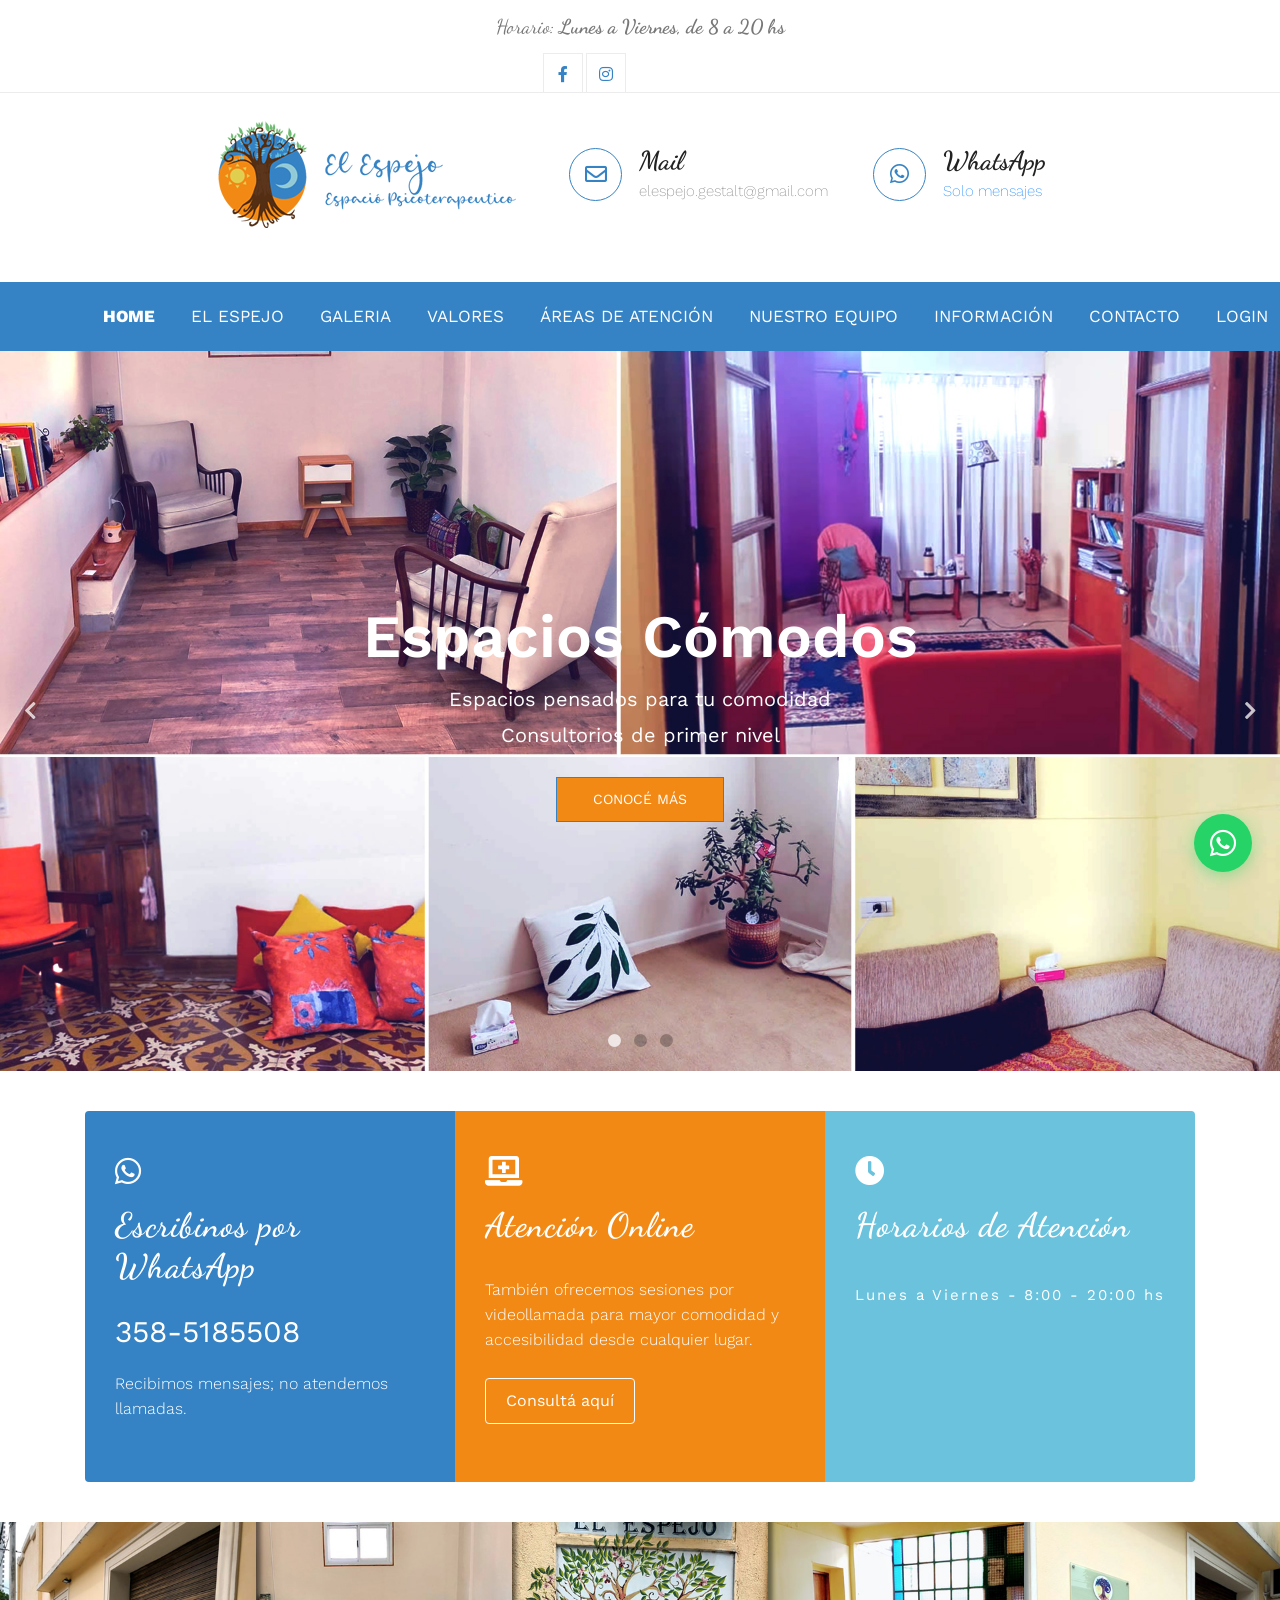
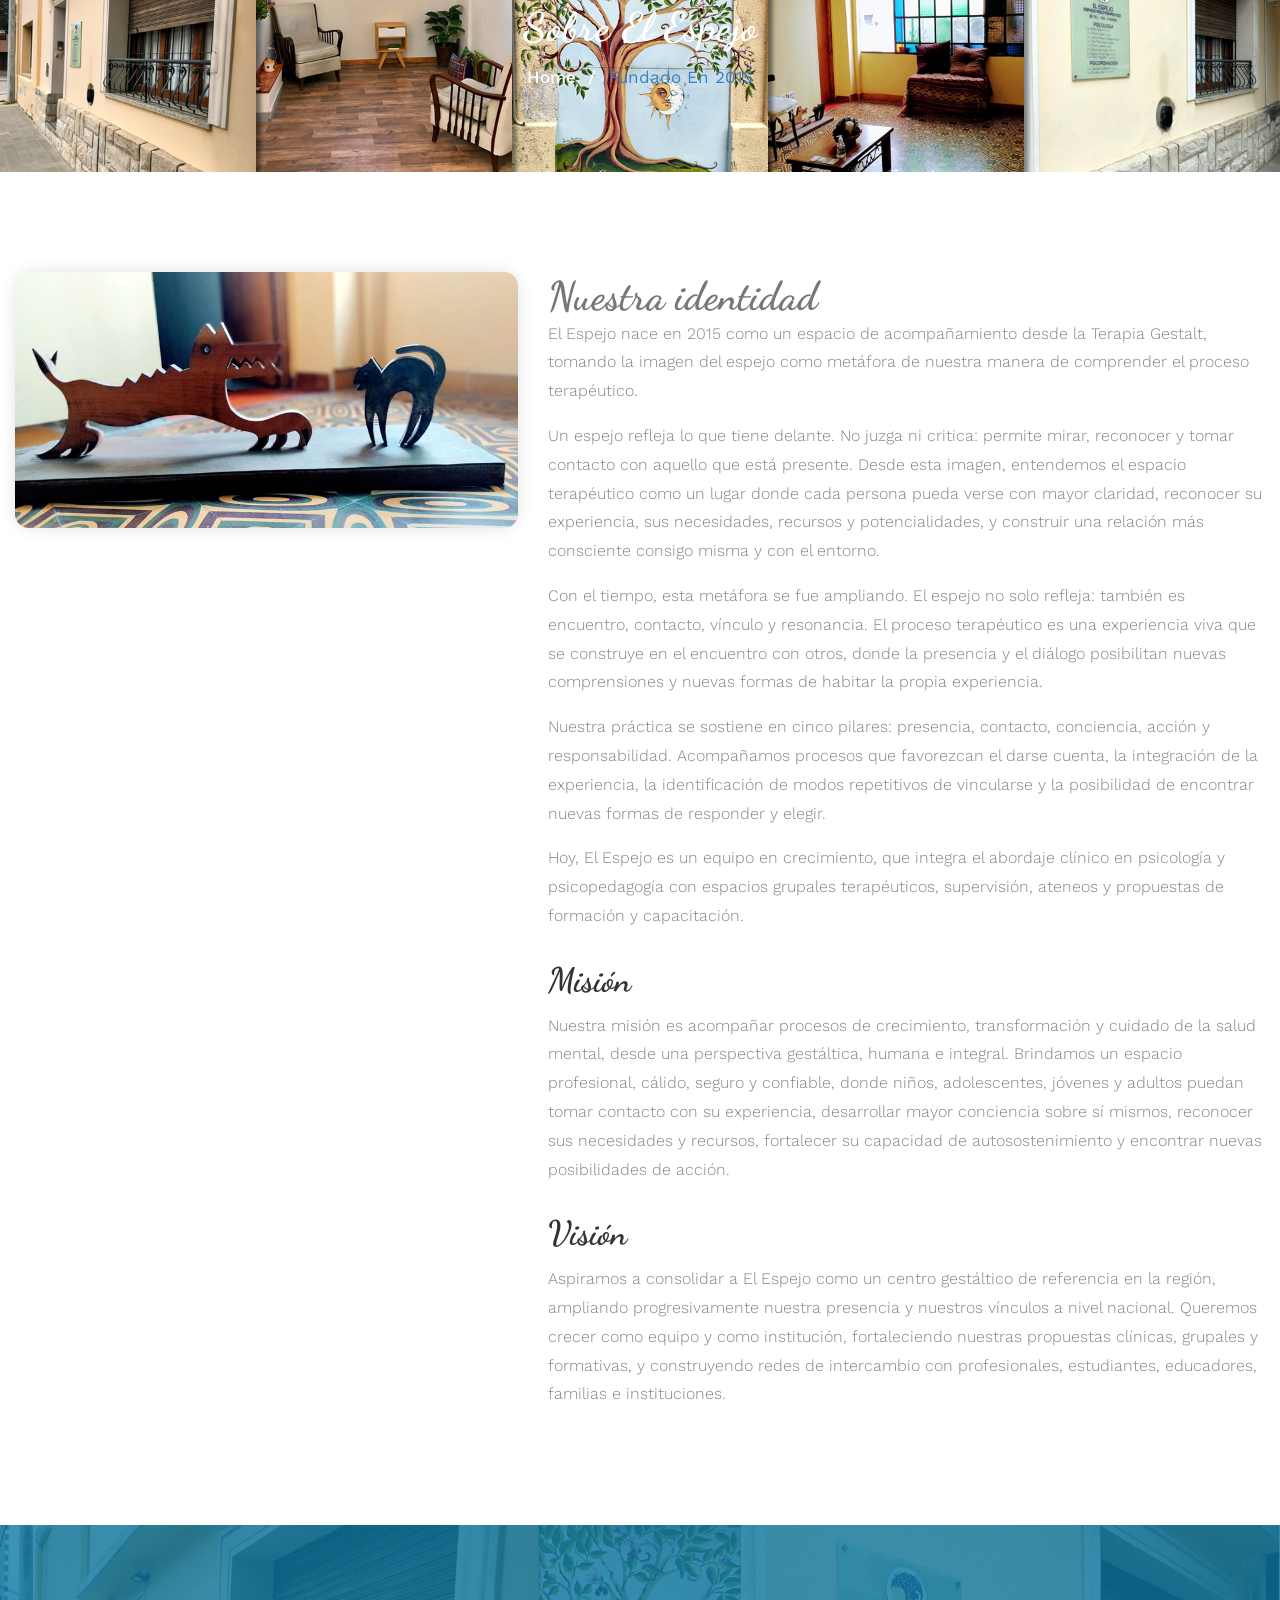
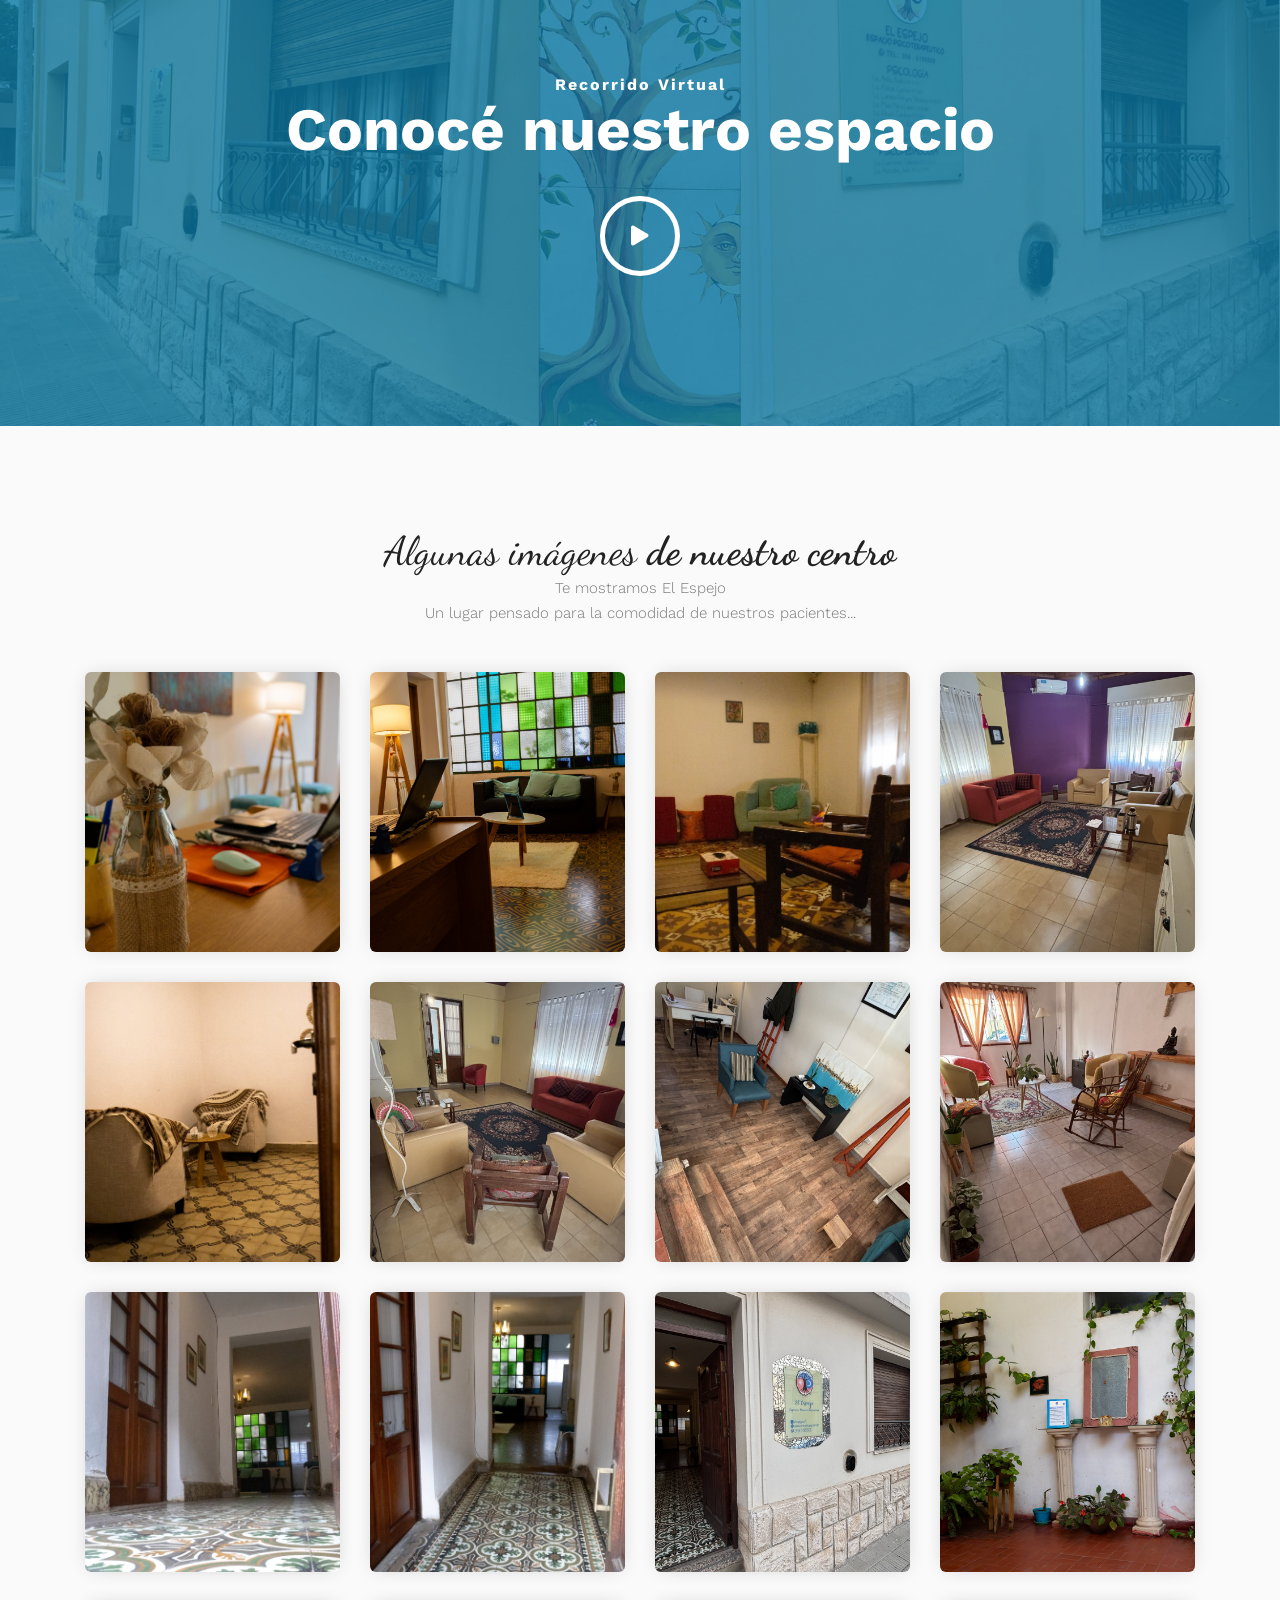
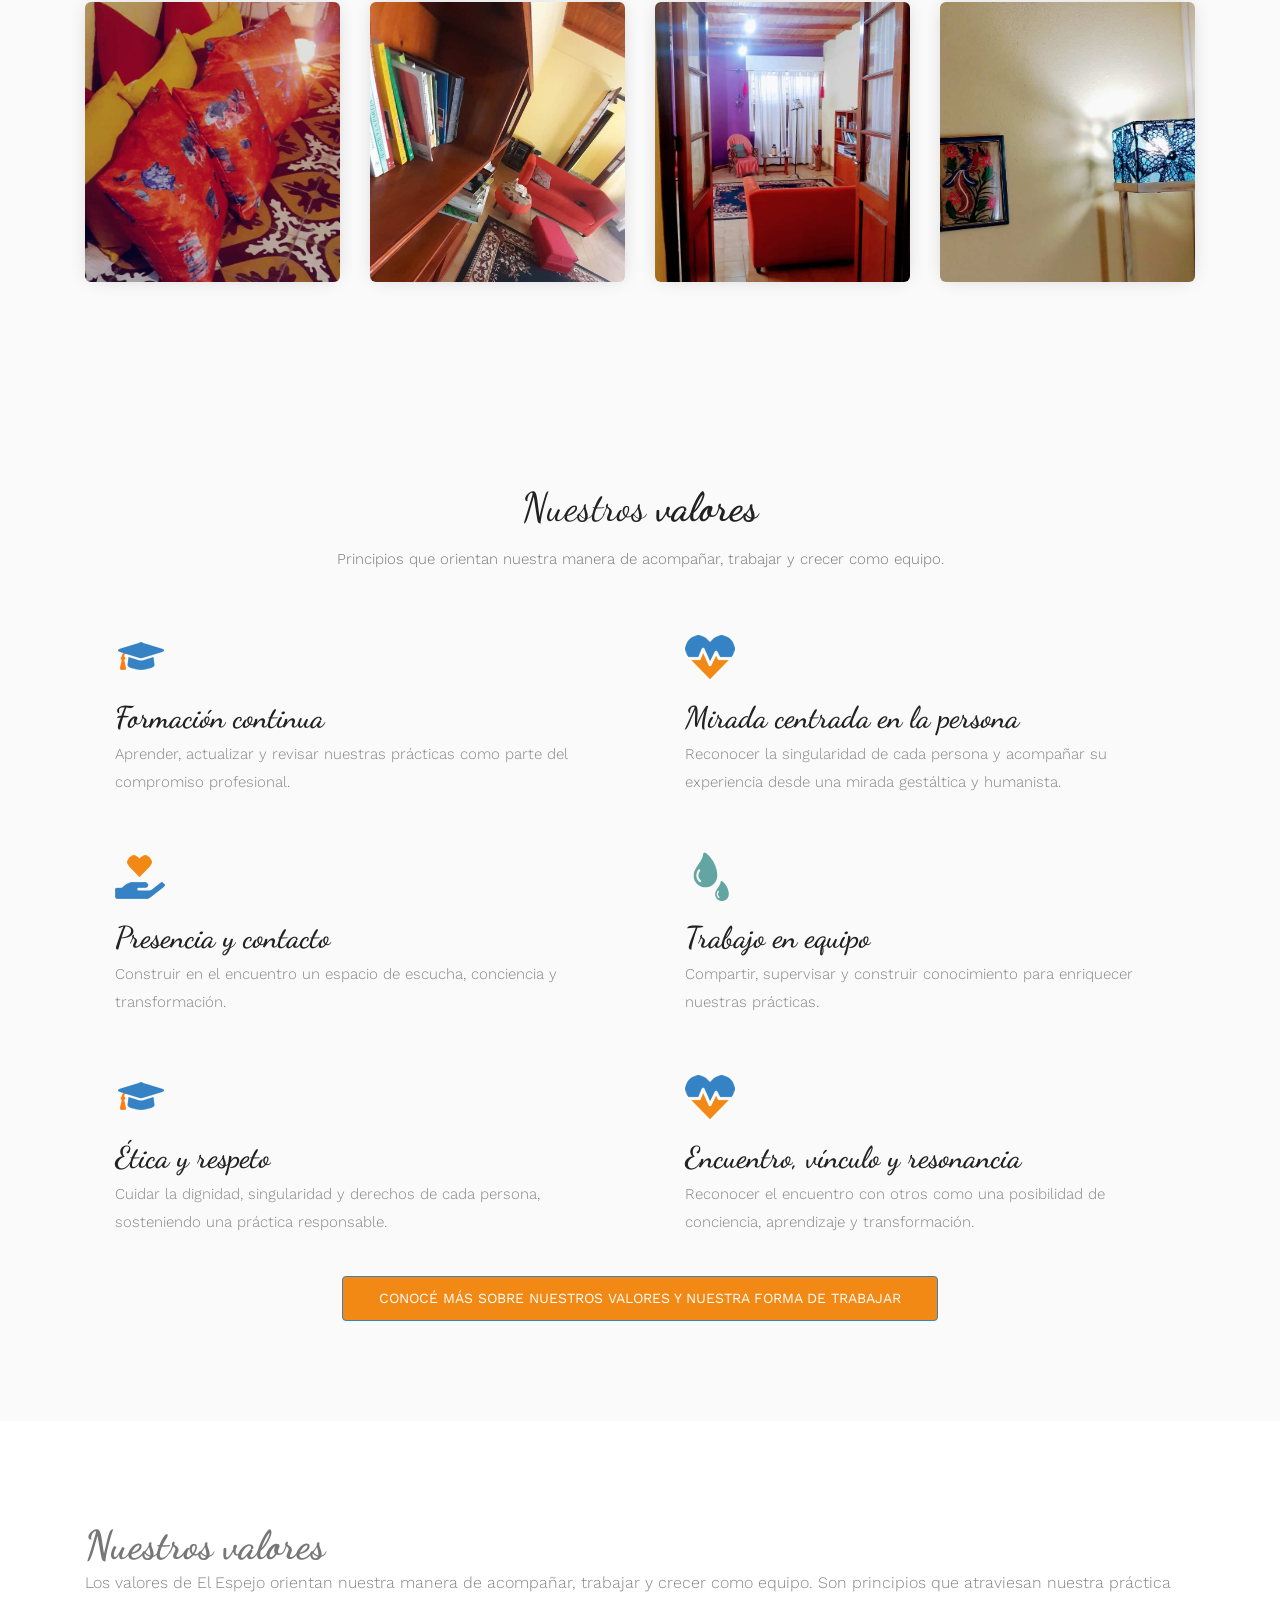
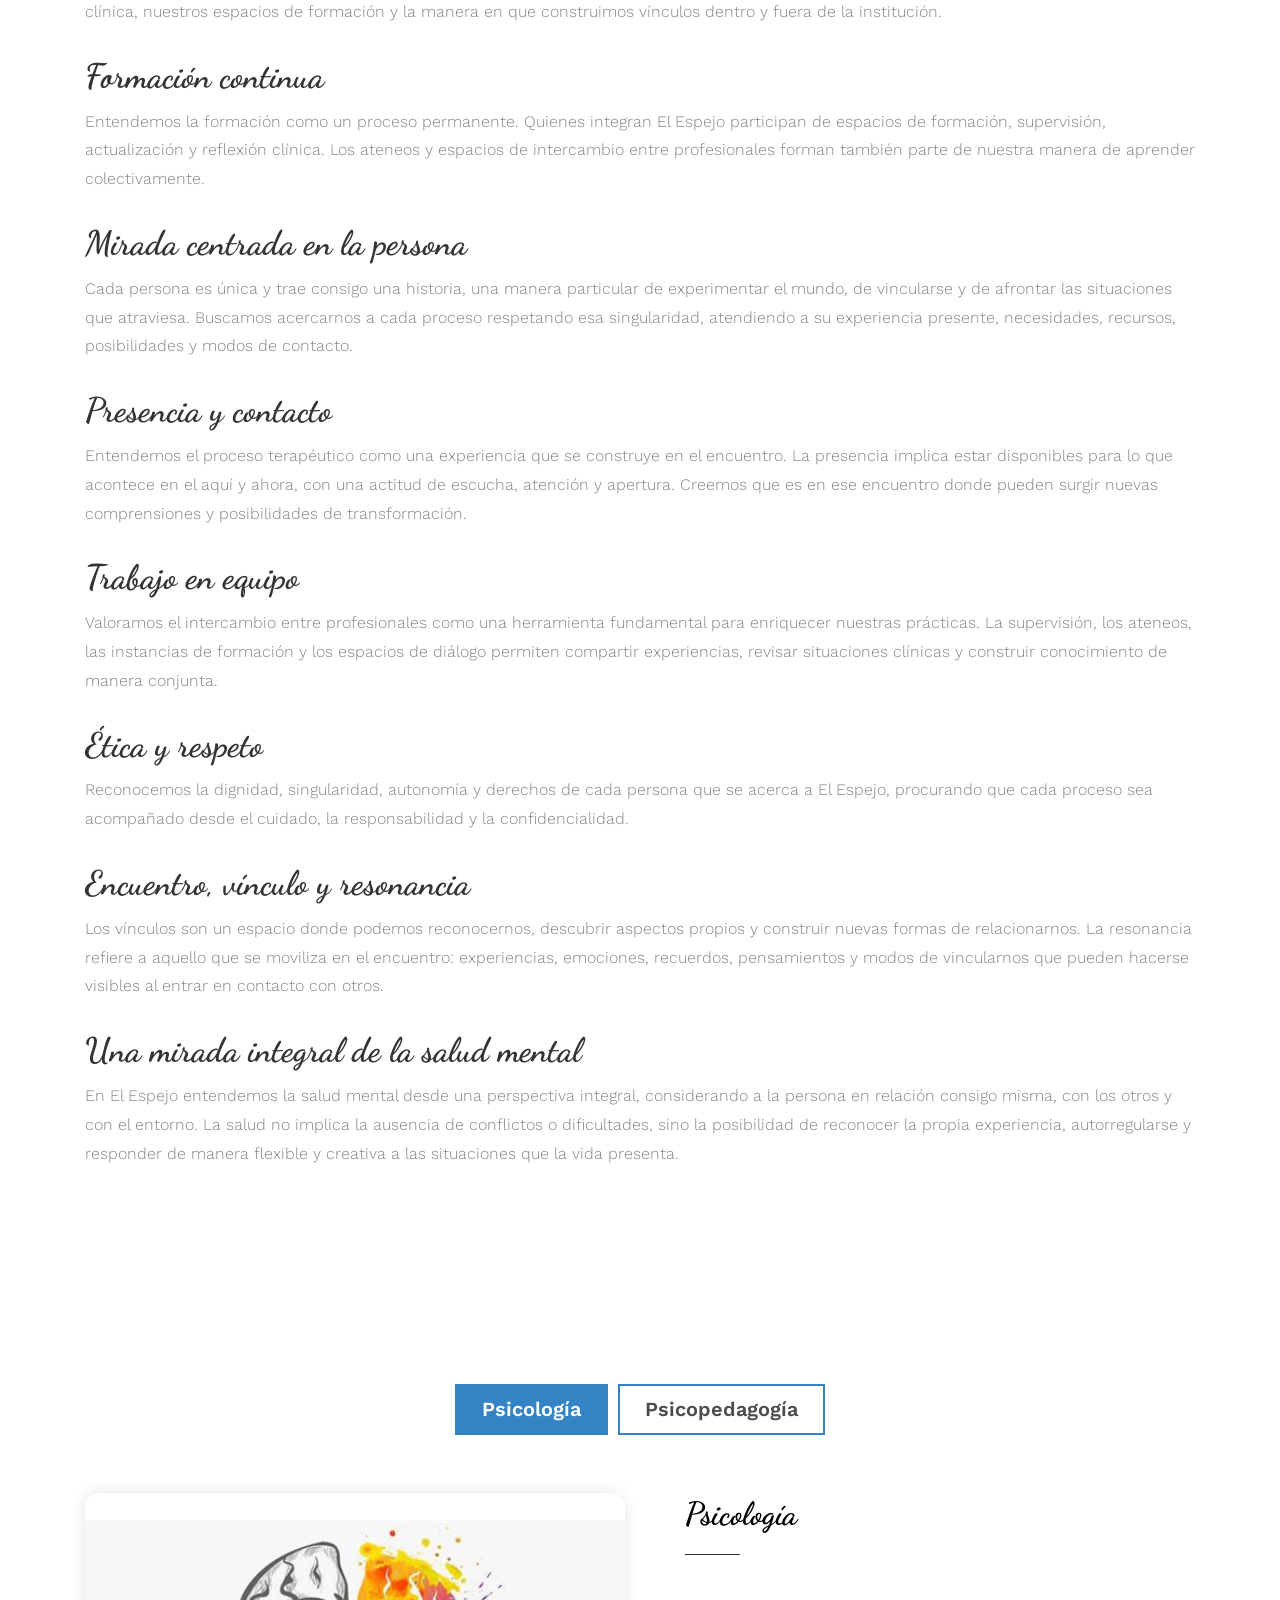
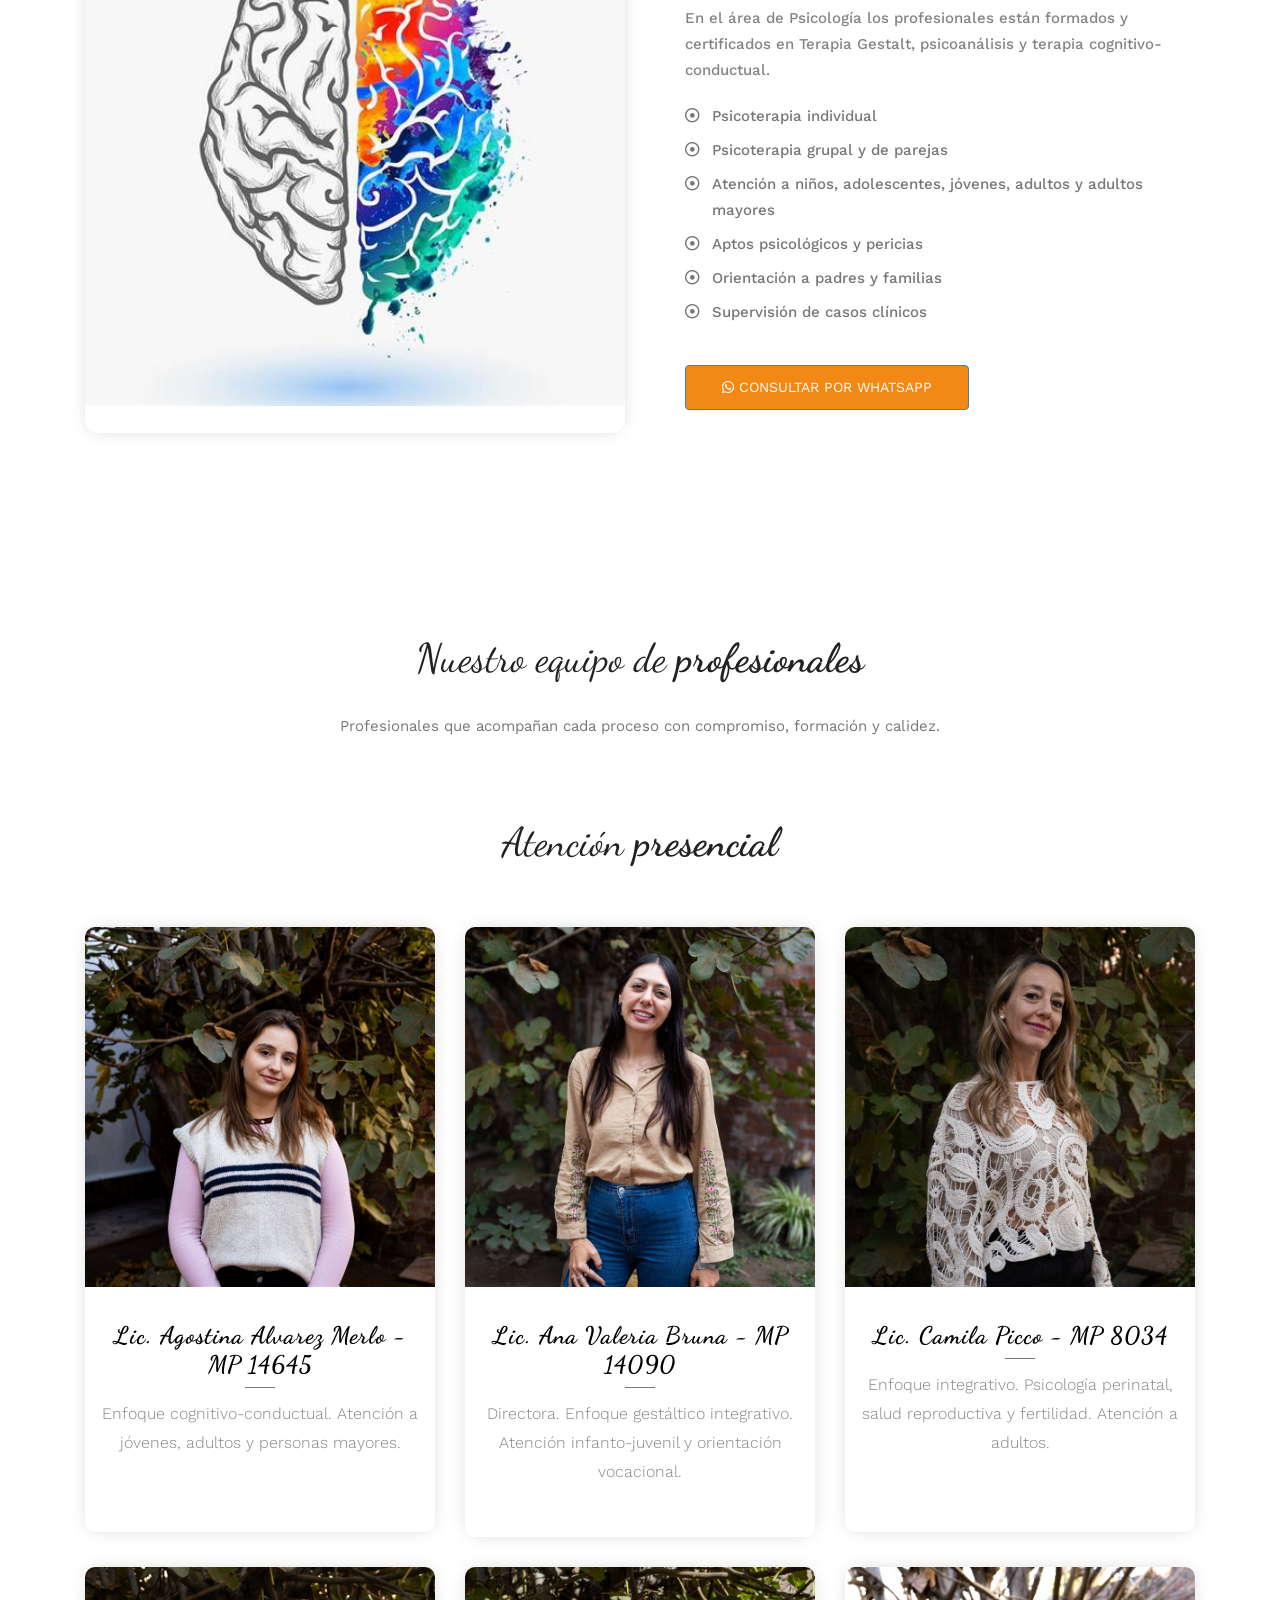
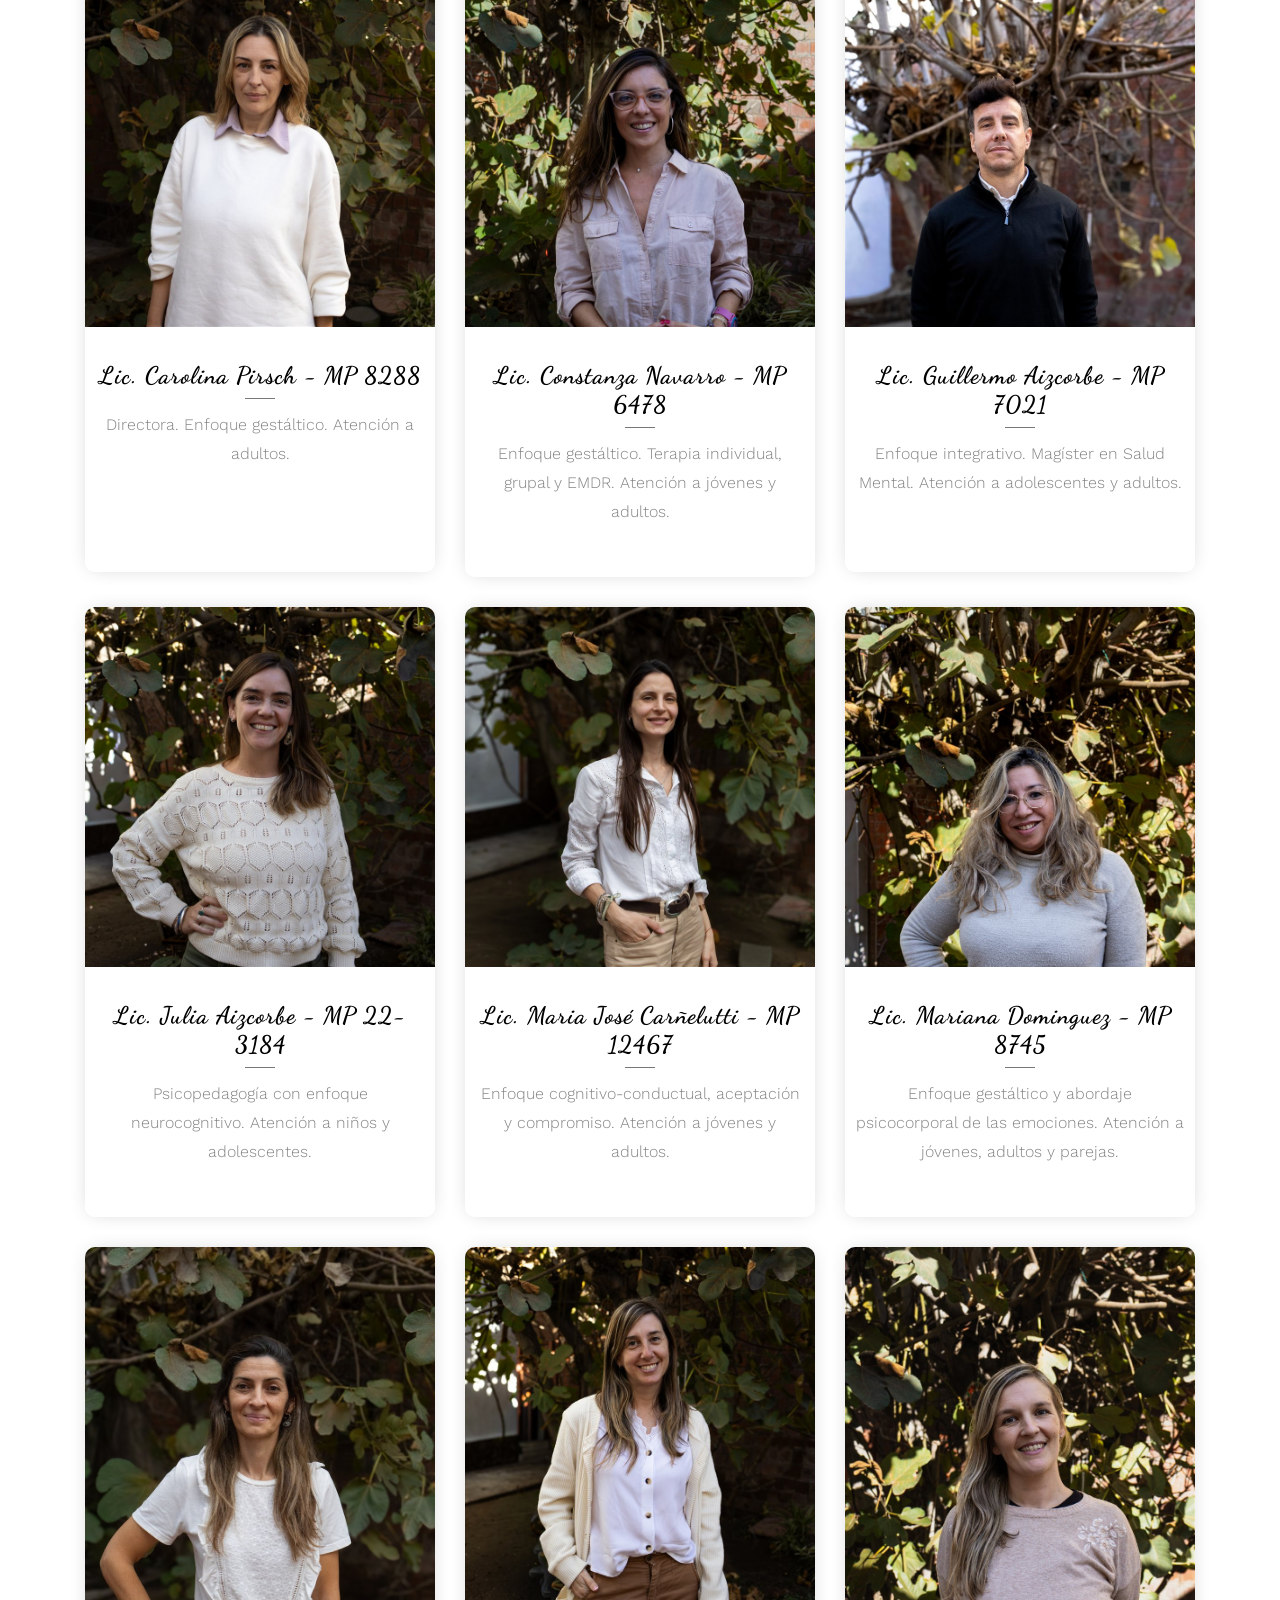
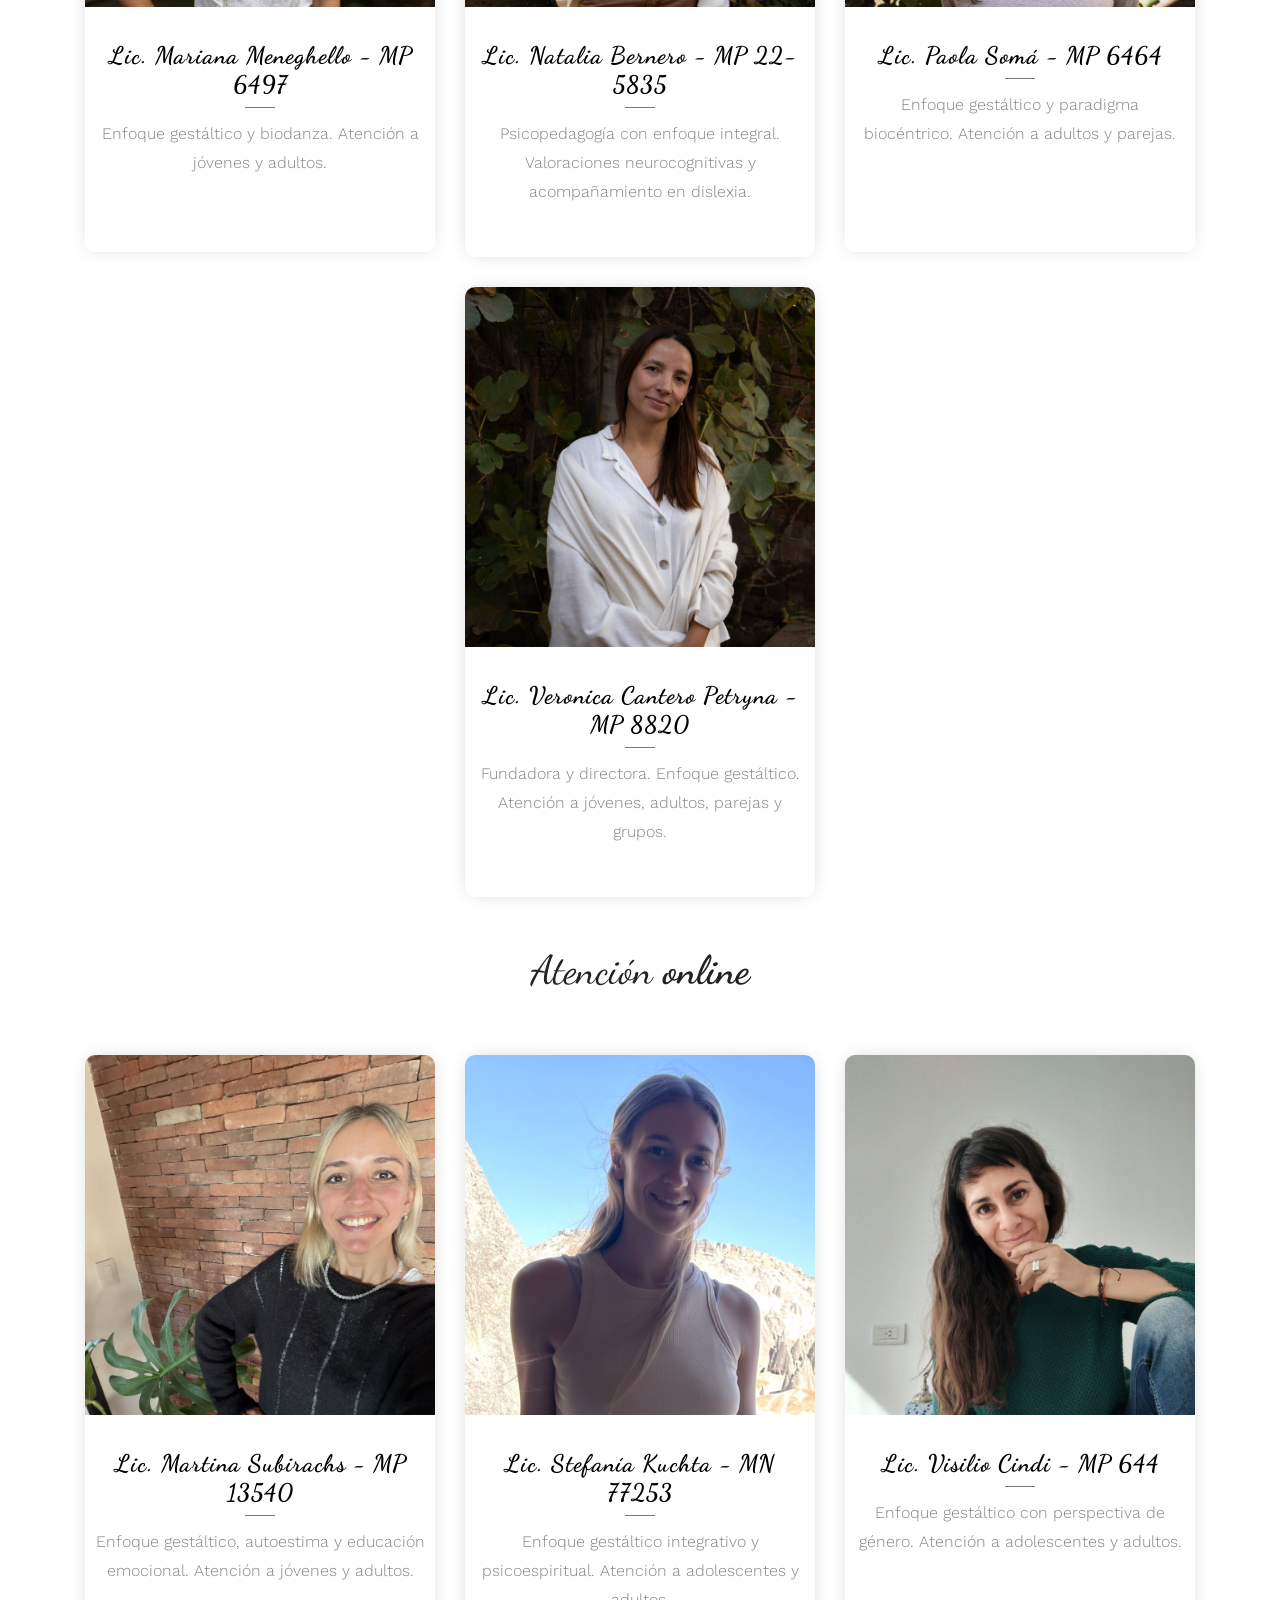
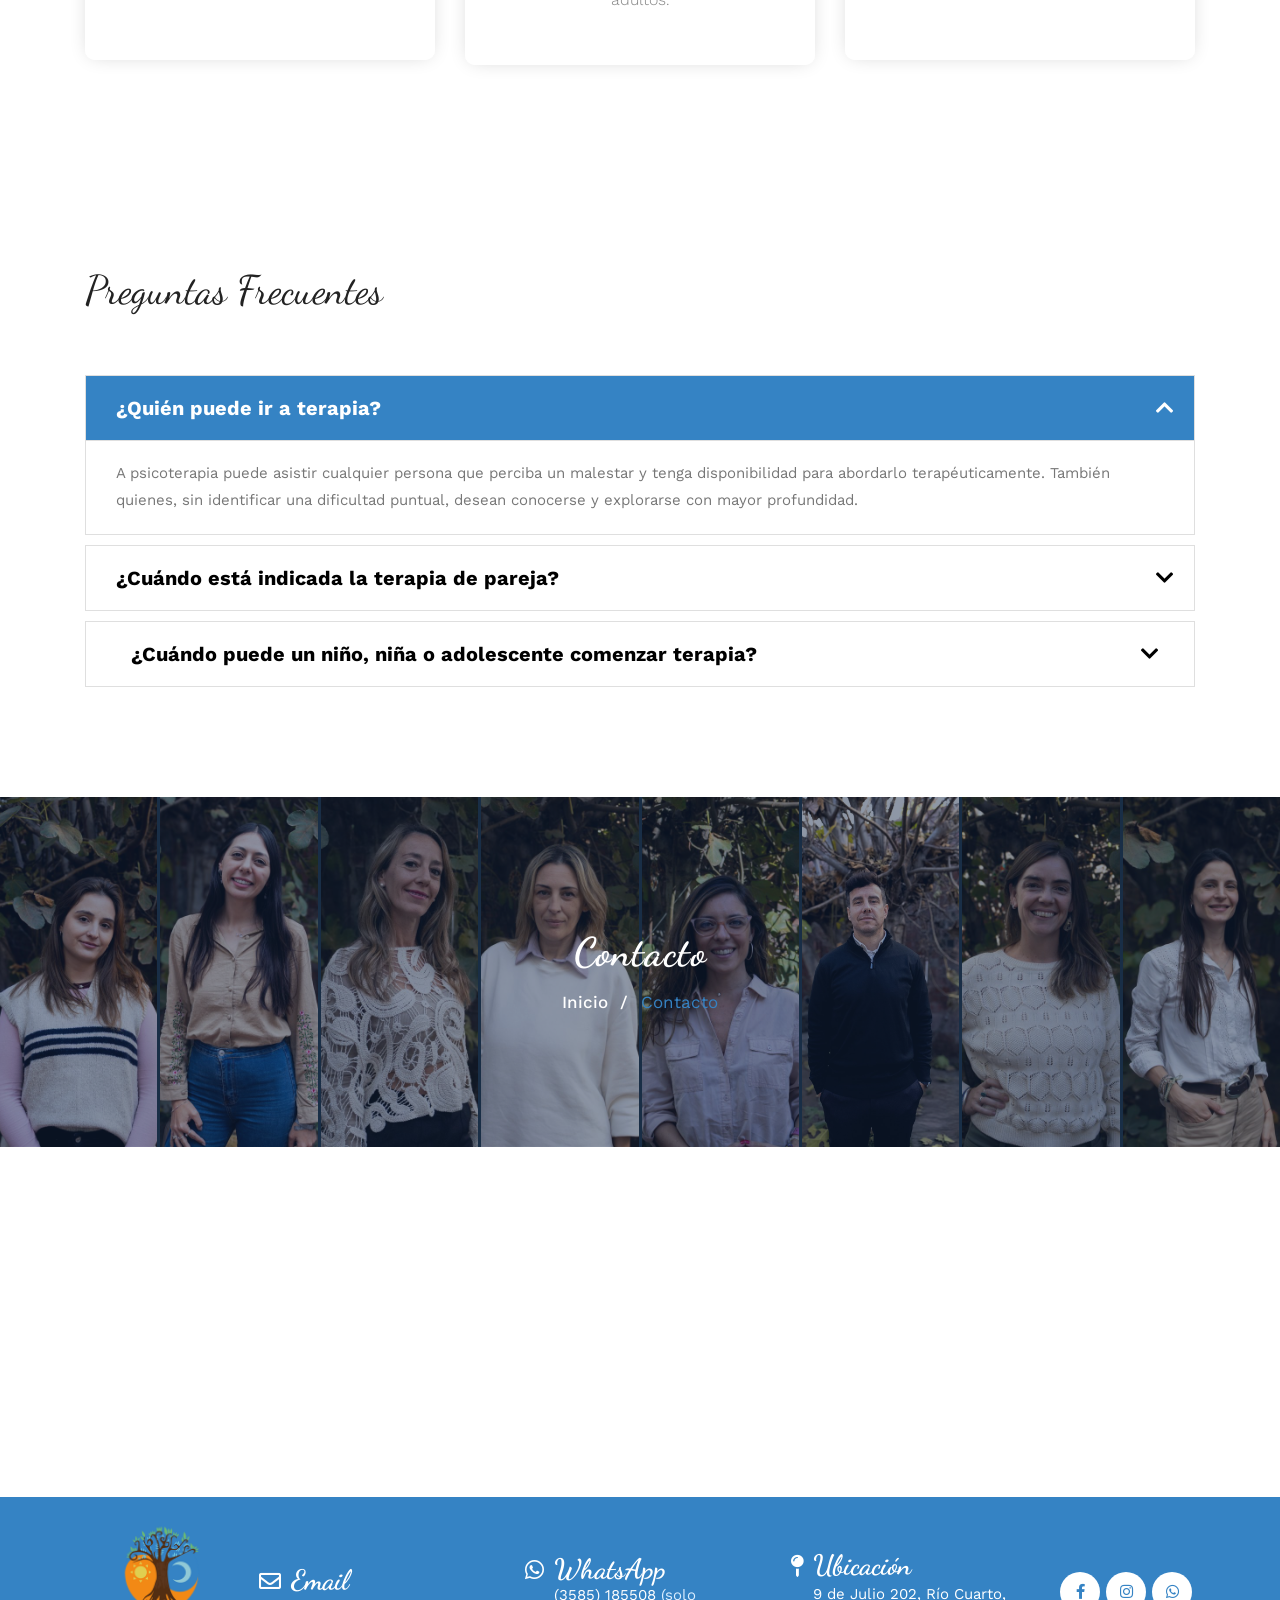
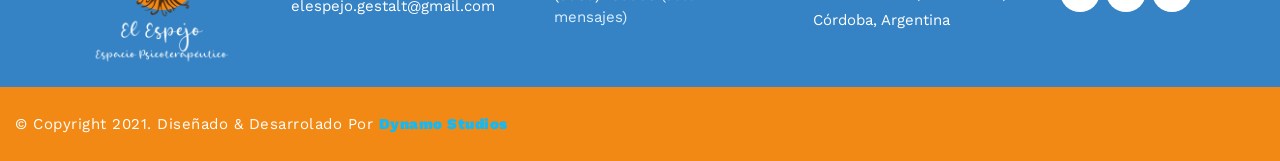
<file: index.html>
<!DOCTYPE html>
<html lang="es-AR">
<head>

  <!-- ** Basic Page Needs ** -->
  <meta charset="utf-8">
  <style>
   #page-loader {
     position: fixed;
     z-index: 10000;
     inset: 0;
     display: flex;
     align-items: center;
     justify-content: center;
     background: #ffffff;
   }
   #page-loader > div {
     display: flex;
     flex-direction: column;
     align-items: center;
     gap: 22px;
   }
   #page-loader img {
     width: min(220px, 65vw);
     height: auto;
   }
   #page-loader div div {
     width: 34px;
     height: 34px;
     border: 3px solid rgba(53, 131, 196, 0.2);
     border-top-color: #f28915;
     border-radius: 50%;
     animation: loader-spin 0.9s linear infinite;
   }
   @keyframes loader-spin {
     to { transform: rotate(360deg); }
   }
  </style>
  <title>El Espejo | Espacio Psicoterapéutico - Río Cuarto, Córdoba</title>
  <!-- Css fuentes -->
  <link rel="stylesheet" href="css/fonts.css" media="print" onload="this.media='all'">
  <link rel="preconnect" href="https://fonts.gstatic.com" crossorigin>
  <link href="https://fonts.googleapis.com/css2?family=Dancing+Script:wght@400;700&display=swap" rel="stylesheet" media="print" onload="this.media='all'">

  <!-- ** SEO & Meta ** -->
  <meta http-equiv="X-UA-Compatible" content="IE=edge">
  <meta name="description" content="El Espejo es un espacio psicoterapéutico en Río Cuarto, Córdoba. Psicología y Psicopedagogía con atención presencial y online.">
  <meta name="keywords" content="psicólogo Río Cuarto, psicoterapia Río Cuarto, salud mental Córdoba, terapia gestalt, psicopedagogía, terapia floral, psicoanálisis, El Espejo">
  <meta name="robots" content="index, follow">
  <meta name="viewport" content="width=device-width, initial-scale=1.0, maximum-scale=5.0">
  <meta name="author" content="El Espejo - Espacio Psicoterapéutico">
  <meta name="theme-color" content="#3a7ca5">
  <link rel="canonical" href="https://el-espejo.com.ar/">

  <!-- Open Graph / Facebook -->
  <meta property="og:type" content="website">
  <meta property="og:url" content="https://el-espejo.com.ar/">
  <meta property="og:title" content="El Espejo | Espacio Psicoterapéutico - Río Cuarto, Córdoba">
  <meta property="og:description" content="Psicología y Psicopedagogía en Río Cuarto. Atención presencial y online.">
  <meta property="og:image" content="images/logo/EL_ESPEJO_ISOLOGO_H_320px.png">
  <meta property="og:locale" content="es_AR">

  <!-- Twitter Card -->
  <meta name="twitter:card" content="summary_large_image">
  <meta name="twitter:title" content="El Espejo | Espacio Psicoterapéutico - Río Cuarto">
  <meta name="twitter:description" content="Psicología, Psicopedagogía y Terapia Floral en Río Cuarto, Córdoba.">
  <meta name="twitter:image" content="images/logo/EL_ESPEJO_ISOLOGO_H_320px.png">

  <!-- Schema.org: LocalBusiness / MedicalBusiness -->
  <script type="application/ld+json">
  {
    "@context": "https://schema.org",
    "@type": "MedicalBusiness",
    "name": "El Espejo - Espacio Psicoterapéutico",
    "description": "Espacio psicoterapéutico en Río Cuarto, Córdoba. Psicología y Psicopedagogía con atención presencial y online.",
    "url": "https://el-espejo.com.ar/",
    "telephone": "+543585185508",
    "email": "elespejo.gestalt@gmail.com",
    "address": {
      "@type": "PostalAddress",
      "streetAddress": "9 de Julio 202",
      "addressLocality": "Río Cuarto",
      "addressRegion": "Córdoba",
      "addressCountry": "AR"
    },
    "openingHours": "Mo-Fr 08:00-20:00",
    "sameAs": [
      "https://www.facebook.com/El-Espejo-Espacio-Psicoterap%C3%A9utico-274649443003355/",
      "https://instagram.com/el.espejo.rio4"
    ]
  }
  </script>
  
  <!-- Google Analictycs--> 
	
      <!-- Google Tag Manager-->
		
<script>(function(w,d,s,l,i){w[l]=w[l]||[];w[l].push({'gtm.start':
new Date().getTime(),event:'gtm.js'});var f=d.getElementsByTagName(s)[0],
j=d.createElement(s),dl=l!='dataLayer'?'&l='+l:'';j.async=true;j.src=
'https://www.googletagmanager.com/gtm.js?id='+i+dl;f.parentNode.insertBefore(j,f);
})(window,document,'script','dataLayer','GTM-KQJJWJ7');</script>
<!-- End Google Tag Manager -->
	
	<!-- Global site tag (gtag.js) - Google Analytics -->
	
	<script async src="https://www.googletagmanager.com/gtag/js?id=G-K5RXKVGBW1"></script>
<script>
  window.dataLayer = window.dataLayer || [];
  function gtag(){dataLayer.push(arguments);}
  gtag('js', new Date());

  gtag('config', 'G-K5RXKVGBW1');
</script>
	
  <!-- ** Plugins Needed for the Project ** -->
  <!-- bootstrap -->
  <link rel="stylesheet" href="plugins/bootstrap/bootstrap.min.css" media="print" onload="this.media='all'">
  <!-- Slick Carousel -->
  <link rel="stylesheet" href="plugins/slick/slick.css" media="print" onload="this.media='all'">
  <link rel="stylesheet" href="plugins/slick/slick-theme.css" media="print" onload="this.media='all'">
  <!-- FancyBox -->
  <link rel="stylesheet" href="plugins/fancybox/jquery.fancybox.min.css" media="print" onload="this.media='all'">
  <!-- fontawesome -->
  <link rel="stylesheet" href="plugins/fontawesome/css/all.min.css" media="print" onload="this.media='all'">
  <!-- animate.css -->
  <link rel="stylesheet" href="plugins/animation/animate.min.css" media="print" onload="this.media='all'">
  <!-- jquery-ui -->
  <link rel="stylesheet" href="plugins/jquery-ui/jquery-ui.css" media="print" onload="this.media='all'">
  <!-- timePicker -->
  <link rel="stylesheet" href="plugins/timePicker/timePicker.css" media="print" onload="this.media='all'">
  <!-- Google Fonts--> 
  <link rel="preconnect" href="https://fonts.gstatic.com">
  <link href="https://fonts.googleapis.com/css2?family=Work+Sans:wght@100;200;300;400;500;600;700;800;900&display=swap" rel="stylesheet" media="print" onload="this.media='all'">
  <!-- Stylesheets -->
  <link href="css/style.css?v=20261008-4" rel="stylesheet" media="print" onload="this.media='all'">
  <!--Favicon-->
  <link rel="icon" href="images/favicon.png" type="image/x-icon">
  <link rel="preload" href="images/logo/EL_ESPEJO_ISOLOGO_H_320px.png" as="image">

  <!-- Floating WhatsApp Button + Smooth Scroll -->
  <style>
    html { scroll-behavior: smooth; }

    .page-loader {
      position: fixed;
      z-index: 10000;
      inset: 0;
      display: flex;
      align-items: center;
      justify-content: center;
      background: #ffffff;
      opacity: 1;
      visibility: visible;
      transition: opacity 0.45s ease, visibility 0.45s ease;
    }
    .page-loader.is-hidden {
      opacity: 0;
      visibility: hidden;
      pointer-events: none;
    }
    .page-loader__content {
      display: flex;
      flex-direction: column;
      align-items: center;
      gap: 22px;
      padding: 24px;
    }
    .page-loader__logo {
      width: min(220px, 65vw);
      height: auto;
      animation: loader-breathe 1.8s ease-in-out infinite;
    }
    .page-loader__spinner {
      width: 34px;
      height: 34px;
      border: 3px solid rgba(53, 131, 196, 0.2);
      border-top-color: #f28915;
      border-radius: 50%;
      animation: loader-spin 0.9s linear infinite;
    }
    @keyframes loader-breathe {
      50% { transform: scale(1.04); }
    }
    @keyframes loader-spin {
      to { transform: rotate(360deg); }
    }
    @media (prefers-reduced-motion: reduce) {
      .page-loader__logo,
      .page-loader__spinner {
        animation: none;
      }
    }

    /* Floating WhatsApp Button */
    .whatsapp-float {
      position: fixed;
      bottom: 28px;
      right: 28px;
      z-index: 9999;
      display: flex;
      align-items: center;
      gap: 10px;
      text-decoration: none;
    }
    .whatsapp-float .wa-label {
      background: #fff;
      color: #128C7E;
      font-weight: 600;
      font-size: 13px;
      padding: 6px 12px;
      border-radius: 20px;
      box-shadow: 0 2px 8px rgba(0,0,0,0.18);
      white-space: nowrap;
      opacity: 0;
      transform: translateX(10px);
      transition: opacity 0.3s, transform 0.3s;
    }
    .whatsapp-float:hover .wa-label {
      opacity: 1;
      transform: translateX(0);
    }
    .whatsapp-float .wa-icon {
      background: #25D366;
      color: #fff;
      width: 58px;
      height: 58px;
      border-radius: 50%;
      display: flex;
      align-items: center;
      justify-content: center;
      font-size: 30px;
      box-shadow: 0 4px 16px rgba(37,211,102,0.45);
      animation: wa-pulse 2.5s infinite;
      transition: transform 0.2s;
    }
    .whatsapp-float:hover .wa-icon {
      transform: scale(1.1);
    }
    @keyframes wa-pulse {
      0%   { box-shadow: 0 0 0 0 rgba(37,211,102,0.5); }
      70%  { box-shadow: 0 0 0 14px rgba(37,211,102,0); }
      100% { box-shadow: 0 0 0 0 rgba(37,211,102,0); }
    }
  </style>
  <!-- Google Map (loaded at bottom of body) -->

	
</head>


<body>
  <div class="page-loader" id="page-loader" role="status" aria-live="polite" aria-label="Cargando sitio">
    <div class="page-loader__content">
      <img class="page-loader__logo" src="images/logo/EL_ESPEJO_ISOLOGO_H_320px.png" alt="El Espejo">
      <div class="page-loader__spinner" aria-hidden="true"></div>
    </div>
  </div>

	<!-- Google Tag Manager (noscript) -->
<noscript><iframe src="https://www.googletagmanager.com/ns.html?id=GTM-KQJJWJ7"
height="0" width="0" style="display:none;visibility:hidden"></iframe></noscript>
<!-- End Google Tag Manager (noscript) -->
	
<div class="modal fade" id="exampleModal" tabindex="-1" role="dialog" aria-labelledby="exampleModalLabel" aria-hidden="true">
  <div class="modal-dialog" role="document">
    <div class="modal-content">
      <div class="modal-header">
        <h3 class="modal-title" id="exampleModalLabel" style="color: black">Protocolo Covid</h3>
        <button type="button" class="close" data-dismiss="modal" aria-label="Close">
          <span aria-hidden="true">&times;</span>
        </button>
      </div>
      <div class="modal-body">
        <img class="img-fluid" src="images/background/protocolo_covid.jpg" alt="Protocolo Covid">
      </div>
      <div class="modal-footer">
        <button type="button" class="btn-style-one" data-dismiss="modal">Cerrar</button>
        
      </div>
    </div>
  </div>
</div>


	<!-- Fin MODAL-->
	
  <div class="page-wrapper">

  

<!--header top-->
<div class="header-top" id="principio">
  <div class="container">
    <div class="row align-items-center">
      <div class="col-lg-12 col-md-6" >
        <div class="top-left text-center text-md-left">
          <h6 style="text-align: center">Horario: <strong>Lunes a Viernes, de 8 a 20 hs</strong></h6>
        </div>
      </div>
      <div class="col-md-6">
        <div class="top-right text-center text-md-right">
          <ul class="social-links">
            <li>
              <a href="https://www.facebook.com/El-Espejo-Espacio-Psicoterap%C3%A9utico-274649443003355/" target="_blank" rel="noopener noreferrer" aria-label="facebook">
                <i class="fab fa-facebook-f"></i>
              </a>
            </li>
            <!--<li>
              <a href="https://themefisher.com/" aria-label="twitter">
                <i class="fab fa-twitter"></i>
              </a>
            </li>-->
            <!--<li>
              <a href="https://themefisher.com/" aria-label="google-plus">
                <i class="fab fa-google-plus-g"></i>
              </a>
            </li>-->
            <li>
              <a href="https://instagram.com/el.espejo.rio4?igshid=11por4zixnxsk" target="_blank" rel="noopener noreferrer" aria-label="instagram">
                <i class="fab fa-instagram"></i>
              </a>
            </li>
            <!--<li>
              <a href="https://themefisher.com/" aria-label="pinterest">
                <i class="fab fa-pinterest-p"></i>
              </a>
            </li>-->
          </ul>
        </div>
      </div>
    </div>
  </div>
</div>
<!--header top-->

<!--Header Upper-->
<section class="header-uper">
  <div class="container col-xl-12 row justify-content-center">
    <div class="row align-items-center">
      <div class="col-xl-12 col-lg-3">
        <!--<div class="logo">
          <a href="index.html">
            <img loading="lazy" class="img-fluid" src="images/logo/EL_ESPEJO_ISOLOGO_H_320px.png" alt="logo">
          </a>
        </div>-->
      </div>
      <div class="col-xl-12 col-lg-9">
        <div class="right-side">
          <ul class="contact-info pl-0 mb-4 mb-md-0" style="margin-top: 10px; margin-bottom: 10px;">
			  <li class="item text-left logo">
				  <img loading="lazy" class="img-fluid" src="images/logo/EL_ESPEJO_ISOLOGO_H_320px.png" style="margin-top: -30px" alt="logo">
			  </li>
            <li class="item text-left">
              <div class="icon-box">
                <i class="far fa-envelope"></i>
              </div>
              <strong>Mail</strong>
              <br>
              <a href="mailto:elespejo.gestalt@gmail.com">
                <span>elespejo.gestalt@gmail.com</span>
              </a>
            </li>
			<li class="item text-left">
              <div class="icon-box">
                <i class="fab fa-whatsapp"></i>
              </div>
              <strong>WhatsApp</strong>
              <br>
	      <span><a href="https://wa.me/5493585185508/">Solo mensajes</a></span>
</li> 
			  <!--<li class="item text-left">
			  <div class="link-btn text-center text-lg-right">
            <a href="#sobre_el_epsejo" class="btn-style-one">Conocenos</a>
          </div>
			  </li>-->
          </ul>
          <!--<div class="link-btn text-center text-lg-right">
            <a href="#sobre_el_epsejo" class="btn-style-one">Conocenos</a>
          </div>-->
        </div>
      </div>
    </div>
  </div>
</section>
<!--Header Upper-->


<!--Main Header-->
<nav class="navbar navbar-expand-lg navbar-dark">
  <div class="container" id="Home">
    <button class="navbar-toggler" type="button" data-toggle="collapse" data-target="#navbarLinks" aria-controls="navbarLinks" aria-expanded="false" aria-label="Toggle navigation">
      <span class="navbar-toggler-icon"></span>
    </button>
  
    <div class="collapse navbar-collapse" id="navbarLinks">
      <ul class="navbar-nav" id="nav">
        <li class="nav-item active">
          <a class="nav-link" href="#Home">Home</a>
        </li>
        <li class="nav-item @@about">
          <a class="nav-link" href="#sobre_el_epsejo">El Espejo</a>
        </li>
        <li class="nav-item @@gallery">
          <a class="nav-link" href="#galeria">Galeria</a>
        </li>
        <li class="nav-item @@service">
          <a class="nav-link" href="#valores">Valores</a>
        </li>

		<li class="nav-item @@appointment">
          <a class="nav-link" href="#servicios">Áreas de atención</a>
        </li>  
        <li class="nav-item @@team">
          <a class="nav-link" href="#equipo">Nuestro equipo</a>
        </li>
        <li class="nav-item @@appointment">
          <a class="nav-link" href="#faq">Información</a>
        </li>  
        <!--<li class="nav-item dropdown @@blogs">
          <a class="nav-link dropdown-toggle" href="#Blog" id="navbarDropdown" role="button" data-toggle="dropdown" aria-haspopup="true" aria-expanded="false">Blogs</a>

          <ul class="dropdown-menu" aria-labelledby="navbarDropdown">
            <li><a class="dropdown-item @@blog" href="blog.html">Blog</a></li>
            <li><a class="dropdown-item @@blogDetails" href="blog-details.html">Blog Details</a></li>
            <li class="dropdown dropdown-submenu dropright">
              <a class="dropdown-item dropdown-toggle" href="#!" id="navbarDropdown" role="button" data-toggle="dropdown" aria-haspopup="true" aria-expanded="false">Sub Menu</a>
    
              <ul class="dropdown-menu" aria-labelledby="navbarDropdown">
                <li><a class="dropdown-item" href="index.html">Submenu 01</a></li>
                <li><a class="dropdown-item" href="index.html">Submenu 02</a></li>
              </ul>
            </li>
          </ul>
        </li>-->
        <li class="nav-item @@contact">
          <a class="nav-link" href="#contact">Contacto</a>
        </li>
        <li class="nav-item">
          <a class="nav-link" href="login.php">Login</a>
        </li>
      </ul>
    </div>
  </div>
</nav>
<!--End Main Header -->

<!--=================================
=            Page Slider            =
==================================-->
<div class="hero-slider">
	
	
	
  <!-- Slider Item -->
  <div class="slider-item slide1" style="background-image:url(images/slider/slider-bg-1.jpg)">
    <div class="container">
      <div class="row">
        <div class="col-12">
          <!-- Slide Content Start -->
          <div class="content style text-center">
            <h2 class="text-white text-bold mb-2" data-animation-in="slideInLeft">Espacios cómodos</h2>
            <p class="tag-text mb-4" data-animation-in="slideInRight">Espacios pensados para tu comodidad  <br> Consultorios de primer nivel</p>
            <a href="#galeria" class="btn-style-one" data-animation-in="slideInLeft" data-duration-in="1.2">Conocé más</a>
          </div>
          <!-- Slide Content End -->
        </div>
      </div>
    </div>
  </div>
	
  <!-- Slider Item -->
  <div class="slider-item" style="background-image:url(images/slider/slider-bg-2.jpg);">
    <div class="container">
      <div class="row">
        <div class="col-12">
          <!-- Slide Content Start-->
          <div class="content style text-center">
            <h2 class="text-white" data-animation-in="slideInRight">El Espejo - Espacio Psicoterapéutico</h2>
            <p class="tag-text mb-4" data-animation-in="slideInRight" data-duration-in="0.6">Conocenos! </p>
            <a href="#galeria" class="btn-style-one" data-animation-in="slideInRight" data-duration-in="1.2">Conocé más</a>
          </div>
          <!-- Slide Content End-->
        </div>
      </div>
    </div>
  </div>
  <!-- Slider Item -->
  <div class="slider-item" style="background-image:url(images/slider/slider-bg-3.jpg)">
    <div class="container">
      <div class="row">
        <div class="col-12">
          <!-- Slide Content Start -->
          <div class="content text-center style">
            <h2 class="text-white text-bold mb-2" data-animation-in="slideInRight">Rediseño Integral!</h2>
            <p class="tag-text mb-4" data-animation-in="slideInLeft">Rediseñamos todo nuestro centro <br>pensando en nuestro pacientes</p>
            <a href="#galeria" class="btn-style-one" data-animation-in="slideInRight"  data-duration-in="1.2">Conocé más</a>
          </div>
          <!-- Slide Content End -->
        </div>
      </div>
    </div>
  </div>
</div>

<!--====  End of Page Slider  ====-->

<section class="cta">
  <div class="container">
    <div class="cta-block row no-gutters">
      <div class="col-lg-4 col-md-6 emmergency item">
        <i class="fab fa-whatsapp"></i>
        <h2 style="font-family: 'Dancing Script', cursive; font-size: 34px">Escribinos por WhatsApp</h2>
        <a href="https://wa.me/5493585185508/">358-5185508</a>
        <p>Recibimos mensajes; no atendemos llamadas.</p>
      </div>
      <div class="col-lg-4 col-md-6 top-doctor item">
        <i class="fa fa-laptop-medical"></i>
        <h2 style="font-family: 'Dancing Script', cursive; font-size: 34px">Atención Online</h2>
        <p>También ofrecemos sesiones por videollamada para mayor comodidad y accesibilidad desde cualquier lugar.</p>
        <a href="https://wa.me/5493585185508/?text=Hola!%20Me%20interesa%20la%20atenci%C3%B3n%20online." class="btn btn-main" target="_blank" rel="noopener noreferrer">Consultá aquí</a>
      </div>
      <div class="col-lg-4 col-md-12 working-time item">
        <i class="fa fa-clock"></i>
        <h2 style="font-family: 'Dancing Script', cursive; font-size: 34px">Horarios de Atención</h2>
        <ul class="w-hours">
          <li>Lunes a Viernes - <span>8:00 - 20:00 hs</span></li>
        </ul>
      </div>
    </div>
  </div>
</section>

<!--Page Title-->
<section class="page-title text-center" style="background-image:url(images/background/4.jpg);">
    <div class="container" id="sobre_el_epsejo">
        <div class="title-text">
            <h1>Sobre El Espejo</h1>
            <ul class="title-menu clearfix">
                <li>
                    <a href="index.html">home &nbsp;/</a>
                </li>
                <li>Fundado en 2015</li>
            </ul>
        </div>
    </div>
</section>
<!--End Page Title-->

<!-- Our Story -->
<section class="story">
  <div class="container col-lg-12">
    <div class="row">
      <div class="col-lg-5">
        <img loading="lazy" src="images/slider/interior/interior4_2.jpg" class="responsive" alt="story">
      </div>
      <div class="col-lg-7">
        <div class="story-content">
          <h1>Nuestra identidad</h1>
          <p>El Espejo nace en 2015 como un espacio de acompañamiento desde la Terapia Gestalt, tomando la imagen del espejo como metáfora de nuestra manera de comprender el proceso terapéutico.</p>
          <p>Un espejo refleja lo que tiene delante. No juzga ni critica: permite mirar, reconocer y tomar contacto con aquello que está presente. Desde esta imagen, entendemos el espacio terapéutico como un lugar donde cada persona pueda verse con mayor claridad, reconocer su experiencia, sus necesidades, recursos y potencialidades, y construir una relación más consciente consigo misma y con el entorno.</p>
          <p>Con el tiempo, esta metáfora se fue ampliando. El espejo no solo refleja: también es encuentro, contacto, vínculo y resonancia. El proceso terapéutico es una experiencia viva que se construye en el encuentro con otros, donde la presencia y el diálogo posibilitan nuevas comprensiones y nuevas formas de habitar la propia experiencia.</p>
          <p>Nuestra práctica se sostiene en cinco pilares: presencia, contacto, conciencia, acción y responsabilidad. Acompañamos procesos que favorezcan el darse cuenta, la integración de la experiencia, la identificación de modos repetitivos de vincularse y la posibilidad de encontrar nuevas formas de responder y elegir.</p>
          <p>Hoy, El Espejo es un equipo en crecimiento, que integra el abordaje clínico en psicología y psicopedagogía con espacios grupales terapéuticos, supervisión, ateneos y propuestas de formación y capacitación.</p>
          <h6>Misión</h6>
          <p>Nuestra misión es acompañar procesos de crecimiento, transformación y cuidado de la salud mental, desde una perspectiva gestáltica, humana e integral. Brindamos un espacio profesional, cálido, seguro y confiable, donde niños, adolescentes, jóvenes y adultos puedan tomar contacto con su experiencia, desarrollar mayor conciencia sobre sí mismos, reconocer sus necesidades y recursos, fortalecer su capacidad de autosostenimiento y encontrar nuevas posibilidades de acción.</p>
          <h6>Visión</h6>
          <p>Aspiramos a consolidar a El Espejo como un centro gestáltico de referencia en la región, ampliando progresivamente nuestra presencia y nuestros vínculos a nivel nacional. Queremos crecer como equipo y como institución, fortaleciendo nuestras propuestas clínicas, grupales y formativas, y construyendo redes de intercambio con profesionales, estudiantes, educadores, familias e instituciones.</p>
        </div>
      </div>
    </div>
  </div>
</section>

<!-- Promo Video -->
<section class="promo-video">
  <div class="container">
    <div class="row">
      <div class="col-lg-12">
        <div class="block text-center">
          <h6>Recorrido Virtual</h6>
          <h1>Conocé nuestro espacio
          </h1>
          <a data-fancybox data-type="iframe"
            href="https://drive.google.com/file/d/1qSHafdbjqrjNZvE0p2WmzTONThIDpLLS/preview"><i class="fas fa-play"></i></a>
        </div>
      </div>
    </div>
  </div>
</section>

<section class="gallery bg-gray">
  <div class="container" id="galeria">
    <div class="row">
      <div class="col-lg-12">
        <div class="section-title text-center">
          <h3>Algunas imágenes
            <span>de nuestro centro</span>
          </h3>
          <p>Te mostramos El Espejo
            <br>Un lugar pensado para la comodidad de nuestros pacientes...</p>
        </div>
      </div>
      <div class="col-lg-3 col-md-6">
        <div class="gallery-item">
          <img loading="lazy" src="images/gallery/espacio-sala-espera-01.jpg" class="img-fluid" alt="Sala de espera El Espejo">
          <a data-fancybox="images" href="images/gallery/espacio-sala-espera-01.jpg" aria-label="Abrir imagen: Sala de espera El Espejo"></a>
          <h3>Sala de Espera</h3>
          <p>Un espacio cómodo y tranquilo donde comenzar tu experiencia.</p>
        </div>
      </div>
      <div class="col-lg-3 col-md-6">
        <div class="gallery-item">
          <img loading="lazy" src="images/gallery/espacio-sala-espera-02.jpg" class="img-fluid" alt="Recepción El Espejo">
          <a data-fancybox="images" href="images/gallery/espacio-sala-espera-02.jpg" aria-label="Abrir imagen: Recepción El Espejo"></a>
          <h3>Recepción</h3>
          <p>Te recibimos con calidez desde el primer momento.</p>
        </div>
      </div>
      <div class="col-lg-3 col-md-6">
        <div class="gallery-item">
          <img loading="lazy" src="images/gallery/espacio-consultorio-01.jpg" class="img-fluid" alt="Consultorio 1 El Espejo">
          <a data-fancybox="images" href="images/gallery/espacio-consultorio-01.jpg" aria-label="Abrir imagen: Consultorio 1 El Espejo"></a>
          <h3>Consultorio 1</h3>
          <p>Espacios diseñados para el bienestar y la privacidad.</p>
        </div>
      </div>
      <div class="col-lg-3 col-md-6">
        <div class="gallery-item">
          <img loading="lazy" src="images/gallery/espacio-consultorio-02.jpg" class="img-fluid" alt="Consultorio 2 El Espejo">
          <a data-fancybox="images" href="images/gallery/espacio-consultorio-02.jpg" aria-label="Abrir imagen: Consultorio 2 El Espejo"></a>
          <h3>Consultorio 2</h3>
          <p>Ambientes cálidos y confortables para tu proceso.</p>
        </div>
      </div>
      <div class="col-lg-3 col-md-6">
        <div class="gallery-item">
          <img loading="lazy" src="images/gallery/espacio-consultorio-03.jpg" class="img-fluid" alt="Consultorio 3 El Espejo">
          <a data-fancybox="images" href="images/gallery/espacio-consultorio-03.jpg" aria-label="Abrir imagen: Consultorio 3 El Espejo"></a>
          <h3>Consultorio 3</h3>
          <p>Un lugar pensado para la reflexión y el encuentro.</p>
        </div>
      </div>
      <div class="col-lg-3 col-md-6">
        <div class="gallery-item">
          <img loading="lazy" src="images/gallery/espacio-consultorio-04.jpg" class="img-fluid" alt="Sala grupal El Espejo">
          <a data-fancybox="images" href="images/gallery/espacio-consultorio-04.jpg" aria-label="Abrir imagen: Sala grupal El Espejo"></a>
          <h3>Sala Grupal</h3>
          <p>Espacio amplio para talleres y terapias grupales.</p>
        </div>
      </div>
      <div class="col-lg-3 col-md-6">
        <div class="gallery-item">
          <img loading="lazy" src="images/gallery/espacio-consultorio-05.jpg" class="img-fluid" alt="Consultorio 4 El Espejo">
          <a data-fancybox="images" href="images/gallery/espacio-consultorio-05.jpg" aria-label="Abrir imagen: Consultorio 4 El Espejo"></a>
          <h3>Consultorio 4</h3>
          <p>Iluminado y acogedor para cada sesión.</p>
        </div>
      </div>
      <div class="col-lg-3 col-md-6">
        <div class="gallery-item">
          <img loading="lazy" src="images/gallery/espacio-consultorio-06.jpg" class="img-fluid" alt="Consultorio 5 El Espejo">
          <a data-fancybox="images" href="images/gallery/espacio-consultorio-06.jpg" aria-label="Abrir imagen: Consultorio 5 El Espejo"></a>
          <h3>Consultorio 5</h3>
          <p>Privacidad y confort en cada detalle.</p>
        </div>
      </div>
      <div class="col-lg-3 col-md-6">
        <div class="gallery-item">
          <img loading="lazy" src="images/gallery/espacio-entrada-01.jpg" class="img-fluid" alt="Ingreso El Espejo">
          <a data-fancybox="images" href="images/gallery/espacio-entrada-01.jpg" aria-label="Abrir imagen: Ingreso El Espejo"></a>
          <h3>Pasillo</h3>
          <p>Espacios de circulación amplios y luminosos.</p>
        </div>
      </div>
      <div class="col-lg-3 col-md-6">
        <div class="gallery-item">
          <img loading="lazy" src="images/gallery/espacio-entrada-02.jpg" class="img-fluid" alt="Área común El Espejo">
          <a data-fancybox="images" href="images/gallery/espacio-entrada-02.jpg" aria-label="Abrir imagen: Área común El Espejo"></a>
          <h3>Área Común</h3>
          <p>Un espacio de encuentro pensado para la comodidad.</p>
        </div>
      </div>
      <div class="col-lg-3 col-md-6">
        <div class="gallery-item">
          <img loading="lazy" src="images/gallery/espacio-frente.jpg" class="img-fluid" alt="Exterior El Espejo">
          <a data-fancybox="images" href="images/gallery/espacio-frente.jpg" aria-label="Abrir imagen: Exterior El Espejo"></a>
          <h3>Exterior</h3>
          <p>Fachada del centro, ubicado en el corazón de Río Cuarto.</p>
        </div>
      </div>
      <div class="col-lg-3 col-md-6">
        <div class="gallery-item">
          <img loading="lazy" src="images/gallery/espacio-patio-01.jpg" class="img-fluid" alt="Patio El Espejo">
          <a data-fancybox="images" href="images/gallery/espacio-patio-01.jpg" aria-label="Abrir imagen: Patio El Espejo"></a>
          <h3>Detalles</h3>
          <p>Cada rincón pensado para transmitir calma y bienestar.</p>
        </div>
      </div>
		<div class="col-lg-3 col-md-6">
        <div class="gallery-item">
          <img loading="lazy" src="images/slider/El Espejo - Consultorio 5.jpg" class="img-fluid" alt="gallery-image">
          <a data-fancybox="images" href="images/slider/El Espejo - Consultorio 5.jpg" aria-label="Abrir imagen: Consultorio"></a>
          <h3>Consultorio</h3>
          <p>Un espacio diseñado para acompañar cada proceso con privacidad y calidez.</p>
        </div>
      </div>
		<div class="col-lg-3 col-md-6">
        <div class="gallery-item">
          <img loading="lazy" src="images/slider/El Espejo - Consultorio 6.jpg" class="img-fluid" alt="gallery-image">
          <a data-fancybox="images" href="images/slider/El Espejo - Consultorio 6.jpg" aria-label="Abrir imagen: Consultorio"></a>
          <h3>Consultorio</h3>
          <p>Ambientes cuidados para el encuentro y la escucha.</p>
        </div>
      </div>
		<div class="col-lg-3 col-md-6">
        <div class="gallery-item">
          <img loading="lazy" src="images/slider/El Espejo - Consultorio 7.jpg" class="img-fluid" alt="gallery-image">
          <a data-fancybox="images" href="images/slider/El Espejo - Consultorio 7.jpg" aria-label="Abrir imagen: Consultorio"></a>
          <h3>Consultorio</h3>
          <p>Un lugar cómodo y tranquilo para cada sesión.</p>
        </div>
      </div>
		<div class="col-lg-3 col-md-6">
        <div class="gallery-item">
          <img loading="lazy" src="images/slider/El Espejo - Consultorio 8.jpg" class="img-fluid" alt="gallery-image">
          <a data-fancybox="images" href="images/slider/El Espejo - Consultorio 8.jpg" aria-label="Abrir imagen: Consultorio"></a>
          <h3>Consultorio</h3>
          <p>Espacios que invitan a la reflexión y al bienestar.</p>
        </div>
      </div>
    </div>
  </div>
</section>	  
	  
<!--about section-->
<section class="feature-section section bg-gray" id="valores">
	<div class="container">
		<div class="row">
			<div class="col-lg-12">
				<div id="features" class="image-content">
					<div class="section-title text-center">
						<h3>Nuestros <span>valores</span></h3>
						<p class="mb-0">Principios que orientan nuestra manera de acompañar, trabajar y crecer como equipo.</p>
					</div>

					<div class="row">
						<div class="col-sm-6">
							<div class="item">
								<div class="icon-box">
									<figure>
										<a href="#valores-detalle"><img loading="lazy" src="images/resource/1.png" alt="features image"></a>
									</figure>
								</div>
								<h3 class="mb-2">Formación continua</h3>
								<p>Aprender, actualizar y revisar nuestras prácticas como parte del compromiso profesional.</p>
							</div>
						</div>
						<div class="col-sm-6">
							<div class="item">
								<div class="icon-box">
									<figure>
										<a href="#valores-detalle">
											<img loading="lazy" src="images/resource/2.png" alt="features image">
										</a>
									</figure>
								</div>
								<h3 class="mb-2">Mirada centrada en la persona</h3>
								<p>Reconocer la singularidad de cada persona y acompañar su experiencia desde una mirada gestáltica y humanista.</p>
							</div>
						</div>
						<div class="col-sm-6">
							<div class="item">
								<div class="icon-box">
									<figure>
										<a href="#valores-detalle">
											<img loading="lazy" src="images/resource/3.png" alt="features image">
										</a>
									</figure>
								</div>
								<h3 class="mb-2">Presencia y contacto</h3>
								<p>Construir en el encuentro un espacio de escucha, conciencia y transformación.</p>
							</div>
						</div>
						<div class="col-sm-6">
							<div class="item">
								<div class="icon-box">
									<figure>
										<a href="#valores-detalle">
											<img loading="lazy" src="images/resource/4.png" alt="features image">
										</a>
									</figure>
								</div>
								<h3 class="mb-2">Trabajo en equipo</h3>
								<p>Compartir, supervisar y construir conocimiento para enriquecer nuestras prácticas.</p>
							</div>
						</div>
						<div class="col-sm-6">
							<div class="item">
								<div class="icon-box"><figure><a href="#valores-detalle"><img loading="lazy" src="images/resource/1.png" alt="features image"></a></figure></div>
								<h3 class="mb-2">Ética y respeto</h3>
								<p>Cuidar la dignidad, singularidad y derechos de cada persona, sosteniendo una práctica responsable.</p>
							</div>
						</div>
						<div class="col-sm-6">
							<div class="item">
								<div class="icon-box"><figure><a href="#valores-detalle"><img loading="lazy" src="images/resource/2.png" alt="features image"></a></figure></div>
								<h3 class="mb-2">Encuentro, vínculo y resonancia</h3>
								<p>Reconocer el encuentro con otros como una posibilidad de conciencia, aprendizaje y transformación.</p>
							</div>
						</div>
					</div>
					<div class="text-center mt-4">
						<a href="#valores-detalle" class="btn btn-style-one">Conocé más sobre nuestros valores y nuestra forma de trabajar</a>
					</div>
				</div>
			</div>
		</div>
	</div>
</section>
<!--End about section-->

<section class="story" id="valores-detalle">
  <div class="container">
    <div class="story-content">
      <h1>Nuestros valores</h1>
      <p>Los valores de El Espejo orientan nuestra manera de acompañar, trabajar y crecer como equipo. Son principios que atraviesan nuestra práctica clínica, nuestros espacios de formación y la manera en que construimos vínculos dentro y fuera de la institución.</p>
      <h6>Formación continua</h6>
      <p>Entendemos la formación como un proceso permanente. Quienes integran El Espejo participan de espacios de formación, supervisión, actualización y reflexión clínica. Los ateneos y espacios de intercambio entre profesionales forman también parte de nuestra manera de aprender colectivamente.</p>
      <h6>Mirada centrada en la persona</h6>
      <p>Cada persona es única y trae consigo una historia, una manera particular de experimentar el mundo, de vincularse y de afrontar las situaciones que atraviesa. Buscamos acercarnos a cada proceso respetando esa singularidad, atendiendo a su experiencia presente, necesidades, recursos, posibilidades y modos de contacto.</p>
      <h6>Presencia y contacto</h6>
      <p>Entendemos el proceso terapéutico como una experiencia que se construye en el encuentro. La presencia implica estar disponibles para lo que acontece en el aquí y ahora, con una actitud de escucha, atención y apertura. Creemos que es en ese encuentro donde pueden surgir nuevas comprensiones y posibilidades de transformación.</p>
      <h6>Trabajo en equipo</h6>
      <p>Valoramos el intercambio entre profesionales como una herramienta fundamental para enriquecer nuestras prácticas. La supervisión, los ateneos, las instancias de formación y los espacios de diálogo permiten compartir experiencias, revisar situaciones clínicas y construir conocimiento de manera conjunta.</p>
      <h6>Ética y respeto</h6>
      <p>Reconocemos la dignidad, singularidad, autonomía y derechos de cada persona que se acerca a El Espejo, procurando que cada proceso sea acompañado desde el cuidado, la responsabilidad y la confidencialidad.</p>
      <h6>Encuentro, vínculo y resonancia</h6>
      <p>Los vínculos son un espacio donde podemos reconocernos, descubrir aspectos propios y construir nuevas formas de relacionarnos. La resonancia refiere a aquello que se moviliza en el encuentro: experiencias, emociones, recuerdos, pensamientos y modos de vincularnos que pueden hacerse visibles al entrar en contacto con otros.</p>
      <h6>Una mirada integral de la salud mental</h6>
      <p>En El Espejo entendemos la salud mental desde una perspectiva integral, considerando a la persona en relación consigo misma, con los otros y con el entorno. La salud no implica la ausencia de conflictos o dificultades, sino la posibilidad de reconocer la propia experiencia, autorregularse y responder de manera flexible y creativa a las situaciones que la vida presenta.</p>
    </div>
  </div>
</section>

<!--Start about us area-->
<section class="service-tab-section section" id="servicios">
  <div class="outer-box clearfix">
    <div class="container">
      <div class="row">
        <div class="col-md-12">
          <!-- Nav tabs -->
          <div class="tabs mb-5">
            <ul class="nav nav-tabs justify-content-center" id="aboutTab" role="tablist">
              <li class="nav-item" role="presentation">
                <a class="nav-link active" id="dormitory-tab" data-toggle="tab" href="#dormitory" role="tab" aria-controls="dormitory" aria-selected="true">Psicología</a>
              </li>
              <li class="nav-item" role="presentation">
                <a class="nav-link" id="orthopedic-tab" data-toggle="tab" href="#orthopedic" role="tab" aria-controls="orthopedic" aria-selected="false">Psicopedagogía</a>
              </li>
              <!--<li class="nav-item" role="presentation">
                <a class="nav-link" id="x-ray-tab" data-toggle="tab" href="#x-ray" role="tab" aria-controls="x-ray" aria-selected="false">x-ray</a>
              </li>
              <li class="nav-item" role="presentation">
                <a class="nav-link" id="diagnostic-tab" data-toggle="tab" href="#diagnostic" role="tab" aria-controls="diagnostic" aria-selected="false">diagnostic</a>
              </li>-->
            </ul>
          </div>
          <!--Start single tab content-->
          <div class="tab-content" id="aboutTabContent">
            <div class="service-box tab-pane fade show active" id="dormitory">
              <div class="row">
                <div class="col-lg-6">
                  <img loading="lazy" class="img-fluid" src="images/services/psicologia.png" alt="service-image">
                </div>
                <div class="col-lg-6">
                  <div class="contents">
                    <div class="section-title">
                      <h3>Psicología</h3>
                    </div>
                    <div class="text">
                      <p>En el área de Psicología los profesionales están formados y certificados en Terapia Gestalt, psicoanálisis y terapia cognitivo-conductual.</p>
                    </div>
                    <ul class="content-list">
                      <li><i class="far fa-dot-circle"></i>Psicoterapia individual</li>
                      <li><i class="far fa-dot-circle"></i>Psicoterapia grupal y de parejas</li>
                      <li><i class="far fa-dot-circle"></i>Atención a niños, adolescentes, jóvenes, adultos y adultos mayores</li>
                      <li><i class="far fa-dot-circle"></i>Aptos psicológicos y pericias</li>
                      <li><i class="far fa-dot-circle"></i>Orientación a padres y familias</li>
                      <li><i class="far fa-dot-circle"></i>Supervisión de casos clínicos</li>
                    </ul>
                    <a href="https://wa.me/5493585185508/" class="btn btn-style-one"><i class="fab fa-whatsapp"></i> Consultar por WhatsApp</a>
                  </div>
                </div>
              </div>
            </div>
            <!--End single tab content-->
            <!--Start single tab content-->
            <div class="service-box tab-pane fade" id="orthopedic">
              <div class="row">
                <div class="col-lg-6">
                  <img loading="lazy" class="img-fluid" src="images/services/psicopedagogia.png" alt="service-image">
                </div>
                <div class="col-lg-6">
                  <div class="contents">
                    <div class="section-title">
                      <h3>Psicopedagogía</h3>
                    </div>
                    <div class="text">
                      <p>Trabajamos con las personas en SITUACIÓN DE APRENDIZAJE. Generalmente, nuestra intervención es demandada frente al alumno que tiene dificultades de aprendizaje.
</p>
                    </div>
                    <ul class="content-list">
                      <li>
                        <i class="far fa-dot-circle"></i>Evaluación neurocognitiva y diagnóstico de dificultades de aprendizaje.
                      </li>
                      <li>
                        <i class="far fa-dot-circle"></i>Asesoramiento a familia y docentes</li>
                      <li>
                        <i class="far fa-dot-circle"></i>Apoyo a la integración escolar</li>
					  <li>
                        <i class="far fa-dot-circle"></i>Tratamiento de estimulación cognitiva.</li>
					<li>
                        <i class="far fa-dot-circle"></i>Evaluación neurocognitiva y diagnóstico</li>
						<li>
                        <i class="far fa-dot-circle"></i>Tratamiento de estimulación cognitiva.</li>
						<li>
                        <i class="far fa-dot-circle"></i>Talleres grupales destinados a potenciar el aprendizaje y pensamiento crítico</li>
                    </ul>
                   <a href="https://wa.me/5493585185508/" class="btn btn-style-one"><i class="fab fa-whatsapp"></i> Consultar por WhatsApp</a>
                  </div>
                </div>
              </div>
            </div>
            <!--End single tab content-->
            <!--Start single tab content-->
            <div class="service-box tab-pane fade" id="sonogram">
              <div class="row">
                <div class="col-lg-6">
                  <img loading="lazy" class="img-fluid" src="images/services/terapia_flroal.jpg" alt="service-image">
                </div>
                <div class="col-lg-6">
                  <div class="contents">
                    <div class="section-title">
                      <h3>Terapia Floral</h3>
                    </div>
                    <div class="text">
                      <p>Que son las Flores de Bach? El Dr. Bach descubrió que en cada flor habita un patrón vibratorio coincidente a un estado emocional y mental específico.</p><p>Como funcionan? Actúan tratando al individuo, no la enfermedad ni los síntomas, aliviando el sufrimiento y la condición emocional.</p>
                    </div>
                    <!--<ul class="content-list">
                      <li>
                        <i class="far fa-dot-circle"></i>Whitening is among the most popular dental
                      </li>
                      <li>
                        <i class="far fa-dot-circle"></i>Teeth cleaning is part of oral hygiene and
                        involves</li>
                      <li>
                        <i class="far fa-dot-circle"></i>Teeth cleaning is part of oral hygiene and
                        involves</li>
                    </ul>-->
                   <a href="https://wa.me/5493585185508/" class="btn btn-style-one"><i class="fas fa-phone"></i> Más Info</a>
                  </div>
                </div>
              </div>
            </div>
            <!--End single tab content-->
            <!--Start single tab content-->
            <div class="service-box tab-pane fade" id="x-ray">
              <div class="row">
                <div class="col-lg-6">
                  <img loading="lazy" class="img-fluid" src="images/services/psicologia.png" alt="service-image">
                </div>
                <div class="col-lg-6">
                  <div class="contents">
                    <div class="section-title">
                      <h3>x-ray</h3>
                    </div>
                    <div class="text">
                      <p>The implant fixture is first placed, so that it ilikely to osseointegrate,
                        then a dental prosthetic is added.
                        then a dental prosthetic is added.then a dental pros- thetic is added.</p>
                      <p>The implant fixture is first placed, so that it ilikely to osseointegrate,
                        then a dental prosthetic is added.
                        then a dental prosthetic is added.then a dental pros- thetic is added.</p>
                    </div>
                    <ul class="content-list">
                      <li>
                        <i class="far fa-dot-circle"></i>Whitening is among the most popular dental
                      </li>
                      <li>
                        <i class="far fa-dot-circle"></i>Teeth cleaning is part of oral hygiene and
                        involves</li>
                      <li>
                        <i class="far fa-dot-circle"></i>Teeth cleaning is part of oral hygiene and
                        involves</li>
                    </ul>
                    <a href="https://wa.me/5493585185508/" class="btn btn-style-one"><i class="fas fa-phone"></i> Más Info</a>
                  </div>
                </div>
              </div>
            </div>
            <!--End single tab content-->
            <!--Start single tab content-->
            <div class="service-box tab-pane fade" id="diagnostic">
              <div class="row">
                <div class="col-lg-6">
                  <img loading="lazy" class="img-fluid" src="images/services/psicopedagogia.png" alt="service-image">
                </div>
                <div class="col-lg-6">
                  <div class="contents">
                    <div class="section-title">
                      <h3>diagnostic</h3>
                    </div>
                    <div class="text">
                      <p>The implant fixture is first placed, so that it ilikely to osseointegrate,
                        then a dental prosthetic is added.
                        then a dental prosthetic is added.then a dental pros- thetic is added.</p>
                      <p>The implant fixture is first placed, so that it ilikely to osseointegrate,
                        then a dental prosthetic is added.
                        then a dental prosthetic is added.then a dental pros- thetic is added.</p>
                    </div>
                    <ul class="content-list">
                      <li>
                        <i class="far fa-dot-circle"></i>Whitening is among the most popular dental
                      </li>
                      <li>
                        <i class="far fa-dot-circle"></i>Teeth cleaning is part of oral hygiene and
                        involves</li>
                      <li>
                        <i class="far fa-dot-circle"></i>Teeth cleaning is part of oral hygiene and
                        involves</li>
                    </ul>
                    <a href="https://wa.me/5493585185508/" class="btn btn-style-one">Read more</a>
                  </div>
                </div>
              </div>
            </div>
            <!--End single tab content-->
          </div>
        </div>
      </div>
    </div>
  </div>
</section>
<!--End about us area-->

<!--Service Section-->
<section class="service-section bg-gray section" hidden aria-hidden="true">
  <div class="container">
    <div class="section-title text-center">
      <h3>Algunos de nuestros
        <span>Servicios</span>
      </h3>
      <p>Estos son los servicios que ofrecemos<br>
        Una lista de todas nuestras especialidads. Contactanos para conocer más y la disponibilidad para concretar una cita!</p>
    </div>
    <div class="row">
      <div class="col-lg-12">
        <div class="items-container">
          <div class="item">
            <div class="inner-box">
              <div class="img_holder">
                <a href="#sobre_el_epsejo">
                  <img loading="lazy" src="images/gallery/serv1.jpg" alt="Psicoterapia Individual" class="img-fluid">
                </a>
              </div>
              <div class="image-content text-center">
                <span>Psicología</span>
                  <h6>Psicoterapia Individual</h6>
               <p><a href="https://wa.me/5493585185508/?text=Hola!%20Quiero%20info%20sobre%20Psicoterapia%20Individual." class="btn btn-style-one" target="_blank" rel="noopener noreferrer"><i class="fas fa-phone"></i> Más Info</a></p>
              </div>
            </div>
          </div>
          <div class="item">
            <div class="inner-box">
              <div class="img_holder">
                <a href="#sobre_el_epsejo">
                  <img loading="lazy" src="images/gallery/serv2.jpg" alt="Terapia de Pareja" class="img-fluid">
                </a>
              </div>
              <div class="image-content text-center">
                <span>Psicología</span>
                  <h6>Terapia de Pareja</h6>
                <p><a href="https://wa.me/5493585185508/?text=Hola!%20Quiero%20info%20sobre%20Terapia%20de%20Pareja." class="btn btn-style-one" target="_blank" rel="noopener noreferrer"><i class="fas fa-phone"></i> Más Info</a></p>
              </div>
            </div>
          </div>
          <div class="item">
            <div class="inner-box">
              <div class="img_holder">
                <a href="#sobre_el_epsejo">
                  <img loading="lazy" src="images/gallery/serv3.jpg" alt="Terapia Familiar" class="img-fluid">
                </a>
              </div>
              <div class="image-content text-center">
                <span>Psicología</span>
                  <h6>Terapia Familiar</h6>
                <p><a href="https://wa.me/5493585185508/?text=Hola!%20Quiero%20info%20sobre%20Terapia%20Familiar." class="btn btn-style-one" target="_blank" rel="noopener noreferrer"><i class="fas fa-phone"></i> Más Info</a></p>
              </div>
            </div>
          </div>
          <div class="item">
            <div class="inner-box">
              <div class="img_holder">
                <a href="#sobre_el_epsejo">
                  <img loading="lazy" src="images/gallery/serv4.jpg" alt="Terapia Gestáltica" class="img-fluid">
                </a>
              </div>
              <div class="image-content text-center">
                <span>Psicología</span>
                  <h6>Terapia Gestáltica</h6>
                <p><a href="https://wa.me/5493585185508/?text=Hola!%20Quiero%20info%20sobre%20Terapia%20Guestáltica." class="btn btn-style-one" target="_blank" rel="noopener noreferrer"><i class="fas fa-phone"></i> Más Info</a></p>
              </div>
            </div>
          </div>
          <div class="item">
            <div class="inner-box">
              <div class="img_holder">
                <a href="#sobre_el_epsejo">
                  <img loading="lazy" src="images/gallery/serv5.jpg" alt="Psicoanálisis" class="img-fluid">
                </a>
              </div>
              <div class="image-content text-center">
                <span>Psicología</span>
                  <h6>Psicoanálisis</h6>
                <p><a href="https://wa.me/5493585185508/?text=Hola!%20Quiero%20info%20sobre%20Psicoanálisis." class="btn btn-style-one" target="_blank" rel="noopener noreferrer"><i class="fas fa-phone"></i> Más Info</a></p>
              </div>
            </div>
          </div>
          <div class="item">
            <div class="inner-box">
              <div class="img_holder">
                <a href="#sobre_el_epsejo">
                  <img loading="lazy" src="images/gallery/serv6.jpg" alt="Terapia Grupal" class="img-fluid">
                </a>
              </div>
              <div class="image-content text-center">
                <span>Psicología</span>
                  <h6>Terapia Grupal</h6>
                <p><a href="https://wa.me/5493585185508/?text=Hola!%20Quiero%20info%20sobre%20Terapia%20Grupal." class="btn btn-style-one" target="_blank" rel="noopener noreferrer"><i class="fas fa-phone"></i> Más Info</a></p>
              </div>
            </div>
          </div>
          <div class="item">
            <div class="inner-box">
              <div class="img_holder">
                <a href="#sobre_el_epsejo">
                  <img loading="lazy" src="images/gallery/serv7.jpg" alt="Psicopedagogía" class="img-fluid">
                </a>
              </div>
              <div class="image-content text-center">
                <span>Psicopedagogía</span>
                  <h6>Psicopedagogía</h6>
                <p><a href="https://wa.me/5493585185508/?text=Hola!%20Quiero%20info%20sobre%20Psicopedagogía." class="btn btn-style-one" target="_blank" rel="noopener noreferrer"><i class="fas fa-phone"></i> Más Info</a></p>
              </div>
            </div>
          </div>
          <div class="item">
            <div class="inner-box">
              <div class="img_holder">
                <a href="#sobre_el_epsejo">
                  <img loading="lazy" src="images/gallery/serv8.jpg" alt="Evaluación Neurocognitiva" class="img-fluid">
                </a>
              </div>
              <div class="image-content text-center">
                <span>Psicopedagogía</span>
                  <h6>Evaluación Neurocognitiva</h6>
                <p><a href="https://wa.me/5493585185508/?text=Hola!%20Quiero%20info%20sobre%20Evaluación%20Neurocognitiva." class="btn btn-style-one" target="_blank" rel="noopener noreferrer"><i class="fas fa-phone"></i> Más Info</a></p>
              </div>
            </div>
          </div>
          <div class="item">
            <div class="inner-box">
              <div class="img_holder">
                <a href="#sobre_el_epsejo">
                  <img loading="lazy" src="images/gallery/serv9.jpg" alt="Atención a Adolescentes" class="img-fluid">
                </a>
              </div>
              <div class="image-content text-center">
                <span>Psicología</span>
                  <h6>Atención a Adolescentes</h6>
                <p><a href="https://wa.me/5493585185508/?text=Hola!%20Quiero%20info%20sobre%20atención%20a%20adolescentes." class="btn btn-style-one" target="_blank" rel="noopener noreferrer"><i class="fas fa-phone"></i> Más Info</a></p>
              </div>
            </div>
          </div>
          <div class="item">
            <div class="inner-box">
              <div class="img_holder">
                <a href="#sobre_el_epsejo">
                  <img loading="lazy" src="images/gallery/serv10.jpg" alt="Atención a Niños" class="img-fluid">
                </a>
              </div>
              <div class="image-content text-center">
                <span>Psicología</span>
                  <h6>Atención a Niños</h6>
                <p><a href="https://wa.me/5493585185508/?text=Hola!%20Quiero%20info%20sobre%20atención%20a%20niños." class="btn btn-style-one" target="_blank" rel="noopener noreferrer"><i class="fas fa-phone"></i> Más Info</a></p>
              </div>
            </div>
          </div>
          <div class="item">
            <div class="inner-box">
              <div class="img_holder">
                <a href="#sobre_el_epsejo">
                  <img loading="lazy" src="images/gallery/serv11.jpg" alt="Terapia Floral" class="img-fluid">
                </a>
              </div>
              <div class="image-content text-center">
                <span>Terapia Floral</span>
                  <h6>Flores de Bach</h6>
                <p><a href="https://wa.me/5493585185508/?text=Hola!%20Quiero%20info%20sobre%20Terapia%20Floral." class="btn btn-style-one" target="_blank" rel="noopener noreferrer"><i class="fas fa-phone"></i> Más Info</a></p>
              </div>
            </div>
          </div>
          <div class="item">
            <div class="inner-box">
              <div class="img_holder">
                <a href="#sobre_el_epsejo">
                  <img loading="lazy" src="images/gallery/serv12.jpg" alt="Atención Online" class="img-fluid">
                </a>
              </div>
              <div class="image-content text-center">
                <span>Online</span>
                  <h6>Atención Online</h6>
                <p><a href="https://wa.me/5493585185508/?text=Hola!%20Quiero%20info%20sobre%20atención%20online." class="btn btn-style-one" target="_blank" rel="noopener noreferrer"><i class="fas fa-phone"></i> Más Info</a></p>
              </div>
            </div>
          </div>
        </div>
      </div>
    </div>
  </div>
</section>
<!--End Service Section-->

<!--team section-->
<section class="team-section section" hidden aria-hidden="true">
  <div class="container">
    <div class="section-title text-center">
      <h3>Nuestro equipo de 
        <span>Profesionales</span>
      </h3>
      <p class="mb-0">Profesionales que acompañan cada proceso con compromiso, formación y calidez.
        <!--<br>natus nobis deleniti doloremque minima odit voluptatibus ipsam animi?--></p>
    </div>
    <div class="section-title text-center mt-5">
      <h3>Atención <span>presencial</span></h3>
    </div>
    <div class="row justify-content-center">
      
		<div class="col-lg-4 col-md-6">
        <div class="team-member">
          <img loading="lazy" src="images/team/team_caro.jpg" alt="doctor" class="img-fluid">
          <div class="contents text-center">
            <h4>Carolina Pirsch - M.P. 8288.</h4>
            <p>Licenciada en Psicología.Psicoterapeuta Gestaltica. Fundadora de El Espejo - Psicoterapia Individual, grupal y de pareja. - Directora de El Espejo. Atención a Adultos (18+)</p>
            <a href="https://wa.me/5493585185508/" class="btn btn-style-one"><i class="fas fa-phone"></i> Más Info</a>
          </div>
        </div>
      </div>
		<div class="col-lg-4 col-md-6">
        <div class="team-member">
          <img loading="lazy" src="images/team/vero.jpeg" alt="Verónica Cantero Petryna" class="img-fluid">
          <div class="contents text-center">
            <h4>Veronica Cantero Petryna - MP: 8820.</h4>
            <p>Psicoterapeuta Guestaltica. Fundadora de El Espejo - Atención parejas y adultos. Directora del Espacio psicoterapeutico El Espejo.</p>
            <a href="https://wa.me/5493585185508/" class="btn btn-style-one"><i class="fas fa-phone"></i> Más Info</a>
          </div>
        </div>
      </div>
      <div class="col-lg-4 col-md-6">
        <div class="team-member">
          <img loading="lazy" src="images/team/team_ceci.jpg" alt="doctor" class="img-fluid">
          <div class="contents text-center">
            <h4>Cecilia Azocar - M.P. 5880</h4>
            <p>Licenciada en Psicología. Psicoterapeuta Gestaltica. Psicoterapia Individual, grupal y de pareja. Atención a Jóvenes y Adultos</p><p>&nbsp;</p>
            <a href="https://wa.me/5493585185508/" class="btn btn-style-one"><i class="fas fa-phone"></i> Más Info</a>
          </div>
        </div>
      </div>
      <!--<div class="col-lg-4 col-md-6">
        <div class="team-member">
          <img loading="lazy" src="images/team/team_victor.jpg" alt="doctor" class="img-fluid">
          <div class="contents text-center">
            <h4>Victor Hugo Reinoso - M.P. 8233.</h4>
            <p>Licenciado en Psicología. Psicólogo Clínico, orientación en Psicoterapia Psicoanalítica.</p>
            <a href="https://wa.me/5493585185508/" class="btn btn-style-one"><i class="fas fa-phone"></i> Más Info</a>
          </div>
        </div>
      </div>-->
		<div class="col-lg-4 col-md-6">
        <div class="team-member">
          <img loading="lazy" src="images/team/team_agos.jpg" alt="doctor" class="img-fluid">
          <div class="contents text-center">
            <h4> Agostina Mola -  MP: 12303</h4>
            <p>Licenciada en Psicología. Psicoterapia psicoanalítica. Adolescentes y Adultos.Atención por obras sociales y particulares.</p>
            <a href="https://wa.me/5493585185508/" class="btn btn-style-one"><i class="fas fa-phone"></i> Más Info</a>
          </div>
        </div>
      </div>
		
		<div class="col-lg-4 col-md-6">
        <div class="team-member">
          <img loading="lazy" src="images/team/team_julia.jpg" alt="doctor" class="img-fluid">
          <div class="contents text-center">
            <h4>Julia Aizcorbe - MP. 223148</h4>
            <p> Lic en psicopedagogía y docente integradora. Valoración  neurocognitiva de niños y adultos. Tratamiento en niños.</p>
            <a href="https://wa.me/5493585185508/" class="btn btn-style-one"><i class="fas fa-phone"></i> Más Info</a>
          </div>
        </div>
      </div>
		<div class="col-lg-4 col-md-6">
        <div class="team-member">
          <img loading="lazy" src="images/team/presencial-constanza-navarro.jpg" alt="doctor" class="img-fluid">
          <div class="contents text-center">
            <h4>Virginia Maldonado - MP. 5002</h4>
            <p> Lic en Psicología. Terapeuta Gestaltica.</p><p>&nbsp;</p>
            <a href="https://wa.me/5493585185508/" class="btn btn-style-one"><i class="fas fa-phone"></i> Más Info</a>
          </div>
        </div>
      </div>
		<div class="col-lg-4 col-md-6">
        <div class="team-member">
          <img loading="lazy" src="images/team/presencial-paola-soma.jpg" alt="doctor" class="img-fluid">
          <div class="contents text-center">
            <h4>Laura F. Mazzoni - ARP: 2014-0822B</h4>
            <p> Practitioner en Flores de Bach.</p><p>&nbsp;</p>
            <a href="https://wa.me/5493585185508/" class="btn btn-style-one"><i class="fas fa-phone"></i> Más Info</a>
          </div>
        </div>
      </div>
		<!--<div class="col-lg-4 col-md-6">
        <div class="team-member">
          <img loading="lazy" src="images/team/presencial-natalia-bernero.jpg" alt="doctor" class="img-fluid">
          <div class="contents text-center">
            <h4>Gabriela Ciarmatori  - M.P 222470</h4>
            <p> Licenciada en Psicopedagogia - Tratamiento de las DEA, estimulación neurocognitiva, estrategias, técnicas y hábitos de estudio.</p>
            <a href="https://wa.me/5493585185508/" class="btn btn-style-one"><i class="fas fa-phone"></i> Más Info</a>
          </div>
        </div
      </div>>-->
    </div>
    <div class="section-title text-center mt-5">
      <h3>Atención <span>online</span></h3>
      <p>Consultá por los profesionales y horarios disponibles para sesiones por videollamada.</p>
      <a href="https://wa.me/5493585185508/?text=Hola!%20Quiero%20consultar%20por%20atenci%C3%B3n%20online." class="btn btn-style-one" target="_blank" rel="noopener noreferrer"><i class="fab fa-whatsapp"></i> Consultar atención online</a>
    </div>
  </div>
</section>
<!--End team section-->

<section class="team-section section" id="equipo">
  <div class="container">
    <div class="section-title text-center">
      <h3>Nuestro equipo de <span>profesionales</span></h3>
      <p>Profesionales que acompañan cada proceso con compromiso, formación y calidez.</p>
    </div>
    <div class="section-title text-center mt-5"><h3>Atención <span>presencial</span></h3></div>
    <div class="row justify-content-center">
      <div class="col-lg-4 col-md-6"><div class="team-member"><img loading="lazy" src="images/team/presencial-agostina-alvarez-merlo.jpg" alt="Lic. Agostina Alvarez Merlo" class="img-fluid"><div class="contents text-center"><h4>Lic. Agostina Alvarez Merlo - MP 14645</h4><p>Enfoque cognitivo-conductual. Atención a jóvenes, adultos y personas mayores.</p></div></div></div>
      <div class="col-lg-4 col-md-6"><div class="team-member"><img loading="lazy" src="images/team/presencial-ana-valeria-bruna.jpg" alt="Lic. Ana Valeria Bruna" class="img-fluid"><div class="contents text-center"><h4>Lic. Ana Valeria Bruna - MP 14090</h4><p>Directora. Enfoque gestáltico integrativo. Atención infanto-juvenil y orientación vocacional.</p></div></div></div>
      <div class="col-lg-4 col-md-6"><div class="team-member"><img loading="lazy" src="images/team/presencial-camila-picco.jpg" alt="Lic. Camila Picco" class="img-fluid"><div class="contents text-center"><h4>Lic. Camila Picco - MP 8034</h4><p>Enfoque integrativo. Psicología perinatal, salud reproductiva y fertilidad. Atención a adultos.</p></div></div></div>
      <div class="col-lg-4 col-md-6"><div class="team-member"><img loading="lazy" src="images/team/presencial-carolina-pirsch.jpg" alt="Lic. Carolina Pirsch" class="img-fluid"><div class="contents text-center"><h4>Lic. Carolina Pirsch - MP 8288</h4><p>Directora. Enfoque gestáltico. Atención a adultos.</p></div></div></div>
      <div class="col-lg-4 col-md-6"><div class="team-member"><img loading="lazy" src="images/team/presencial-constanza-navarro.jpg" alt="Lic. Constanza Navarro" class="img-fluid"><div class="contents text-center"><h4>Lic. Constanza Navarro - MP 6478</h4><p>Enfoque gestáltico. Terapia individual, grupal y EMDR. Atención a jóvenes y adultos.</p></div></div></div>
      <div class="col-lg-4 col-md-6"><div class="team-member"><img loading="lazy" src="images/team/presencial-guillermo-aizcorbe.jpg" alt="Lic. Guillermo Aizcorbe" class="img-fluid"><div class="contents text-center"><h4>Lic. Guillermo Aizcorbe - MP 7021</h4><p>Enfoque integrativo. Magíster en Salud Mental. Atención a adolescentes y adultos.</p></div></div></div>
      <div class="col-lg-4 col-md-6"><div class="team-member"><img loading="lazy" src="images/team/presencial-julia-aizcorbe.jpg" alt="Lic. Julia Aizcorbe" class="img-fluid"><div class="contents text-center"><h4>Lic. Julia Aizcorbe - MP 22-3184</h4><p>Psicopedagogía con enfoque neurocognitivo. Atención a niños y adolescentes.</p></div></div></div>
      <div class="col-lg-4 col-md-6"><div class="team-member"><img loading="lazy" src="images/team/presencial-maria-jose-carnelutti.jpg" alt="Lic. Maria José Carñelutti" class="img-fluid"><div class="contents text-center"><h4>Lic. Maria José Carñelutti - MP 12467</h4><p>Enfoque cognitivo-conductual, aceptación y compromiso. Atención a jóvenes y adultos.</p></div></div></div>
      <div class="col-lg-4 col-md-6"><div class="team-member"><img loading="lazy" src="images/team/presencial-mariana-dominguez.jpg" alt="Lic. Mariana Dominguez" class="img-fluid"><div class="contents text-center"><h4>Lic. Mariana Dominguez - MP 8745</h4><p>Enfoque gestáltico y abordaje psicocorporal de las emociones. Atención a jóvenes, adultos y parejas.</p></div></div></div>
      <div class="col-lg-4 col-md-6"><div class="team-member"><img loading="lazy" src="images/team/presencial-mariana-meneghello.jpg" alt="Lic. Mariana Meneghello" class="img-fluid"><div class="contents text-center"><h4>Lic. Mariana Meneghello - MP 6497</h4><p>Enfoque gestáltico y biodanza. Atención a jóvenes y adultos.</p></div></div></div>
      <div class="col-lg-4 col-md-6"><div class="team-member"><img loading="lazy" src="images/team/presencial-natalia-bernero.jpg" alt="Lic. Natalia Bernero" class="img-fluid"><div class="contents text-center"><h4>Lic. Natalia Bernero - MP 22-5835</h4><p>Psicopedagogía con enfoque integral. Valoraciones neurocognitivas y acompañamiento en dislexia.</p></div></div></div>
      <div class="col-lg-4 col-md-6"><div class="team-member"><img loading="lazy" src="images/team/presencial-paola-soma.jpg" alt="Lic. Paola Somá" class="img-fluid"><div class="contents text-center"><h4>Lic. Paola Somá - MP 6464</h4><p>Enfoque gestáltico y paradigma biocéntrico. Atención a adultos y parejas.</p></div></div></div>
      <div class="col-lg-4 col-md-6"><div class="team-member"><img loading="lazy" src="images/team/presencial-veronica-cantero-petryna.jpg" alt="Lic. Veronica Cantero Petryna" class="img-fluid"><div class="contents text-center"><h4>Lic. Veronica Cantero Petryna - MP 8820</h4><p>Fundadora y directora. Enfoque gestáltico. Atención a jóvenes, adultos, parejas y grupos.</p></div></div></div>
    </div>
    <div class="section-title text-center mt-5"><h3>Atención <span>online</span></h3></div>
    <div class="row justify-content-center">
      <div class="col-lg-4 col-md-6"><div class="team-member"><img loading="lazy" src="images/team/online-martina-subirachs.png" alt="Lic. Martina Subirachs" class="img-fluid"><div class="contents text-center"><h4>Lic. Martina Subirachs - MP 13540</h4><p>Enfoque gestáltico, autoestima y educación emocional. Atención a jóvenes y adultos.</p></div></div></div>
      <div class="col-lg-4 col-md-6"><div class="team-member"><img loading="lazy" src="images/team/online-stefania-kuchta.png" alt="Lic. Stefanía Kuchta" class="img-fluid"><div class="contents text-center"><h4>Lic. Stefanía Kuchta - MN 77253</h4><p>Enfoque gestáltico integrativo y psicoespiritual. Atención a adolescentes y adultos.</p></div></div></div>
      <div class="col-lg-4 col-md-6"><div class="team-member"><img loading="lazy" src="images/team/online-visilio-cindi.png" alt="Lic. Visilio Cindi" class="img-fluid"><div class="contents text-center"><h4>Lic. Visilio Cindi - MP 644</h4><p>Enfoque gestáltico con perspectiva de género. Atención a adolescentes y adultos.</p></div></div></div>
    </div>
  </div>
</section>

<!--testimonial-section-->
<!--<section class="testimonial-section" style="background: url(images/testimonials/El Espejo 13.jpeg);">
  <div class="container">
    <div class="row">
      <div class="col-lg-12">
        <div class="section-title text-center">
          <h3>¿Que dicen de nosotros
            <span>nuestros pacientes?</span>
          </h3>
        </div>
      </div>
    </div>
    <div class="row">
      <div class="col-lg-12">
        <div class="testimonial-carousel">
          <!--Slide Item-->
          <!--<div class="slide-item">
            <div class="inner-box text-center">
              <div class="image-box">
                <figure>
                  <img loading="lazy" src="images/testimonials/1.png" alt="">
                </figure>
              </div>
              <h6>Adam Rose</h6>
              <p class="mb-0">Neque porro quisquam est, qui dolorem ipsum quia consectetur, dolor sit amet, consectetur, numquam Lorem
                ipsum dolor sit amet consectetur adipisicing elit. Molestias, at?</p>
            </div>
          </div>
          <!--Slide Item-->
          <!--<div class="slide-item">
            <div class="inner-box text-center">
              <div class="image-box">
                <figure>
                  <img loading="lazy" src="images/testimonials/2.png" alt="">
                </figure>
              </div>
              <h6>David Warner</h6>
              <p class="mb-0">Neque porro quisquam est, qui dolorem ipsum quia consectetur, dolor sit amet, consectetur, numquam Lorem
                ipsum dolor sit amet consectetur adipisicing elit. Molestias, at?</p>
            </div>
          </div>
          <!--Slide Item-->
          <!--<div class="slide-item">
            <div class="inner-box text-center">
              <div class="image-box">
                <figure>
                  <img loading="lazy" src="images/testimonials/3.png" alt="">
                </figure>
              </div>
              <h6>Amy Adams</h6>
              <p class="mb-0">Neque porro quisquam est, qui dolorem ipsum quia consectetur, dolor sit amet, consectetur, numquam Lorem
                ipsum dolor sit amet consectetur adipisicing elit. Molestias, at?</p>
            </div>
          </div>
          <!--Slide Item-->
          <!--<div class="slide-item">
            <div class="inner-box text-center">
              <div class="image-box">
                <figure>
                  <img loading="lazy" src="images/testimonials/1.png" alt="">
                </figure>
              </div>
              <h6>Adam Rose</h6>
              <p class="mb-0">Neque porro quisquam est, qui dolorem ipsum quia consectetur, dolor sit amet, consectetur, numquam Lorem
                ipsum dolor sit amet consectetur adipisicing elit. Molestias, at?</p>
            </div>
          </div>
          <!--Slide Item-->
          <!--<div class="slide-item">
            <div class="inner-box text-center">
              <div class="image-box">
                <figure>
                  <img loading="lazy" src="images/testimonials/2.png" alt="">
                </figure>
              </div>
              <h6>David Warner</h6>
              <p class="mb-0">Neque porro quisquam est, qui dolorem ipsum quia consectetur, dolor sit amet, consectetur, numquam Lorem
                ipsum dolor sit amet consectetur adipisicing elit. Molestias, at?</p>
            </div>
          </div>
          <!--Slide Item-->
          <!--<div class="slide-item">
            <div class="inner-box text-center">
              <div class="image-box">
                <figure>
                  <img loading="lazy" src="images/testimonials/3.png" alt="">
                </figure>
              </div>
              <h6>Amy Adams</h6>
              <p class="mb-0">Neque porro quisquam est, qui dolorem ipsum quia consectetur, dolor sit amet, consectetur, numquam Lorem
                ipsum dolor sit amet consectetur adipisicing elit. Molestias, at?</p>
            </div>
          </div>
          <!--Slide Item-->
         <!-- <div class="slide-item">
            <div class="inner-box text-center">
              <div class="image-box">
                <figure>
                  <img loading="lazy" src="images/testimonials/1.png" alt="">
                </figure>
              </div>
              <h6>Adam Rose</h6>
              <p class="mb-0">Neque porro quisquam est, qui dolorem ipsum quia consectetur, dolor sit amet, consectetur, numquam Lorem
                ipsum dolor sit amet consectetur adipisicing elit. Molestias, at?</p>
            </div>
          </div>
          <!--Slide Item-->
          <!--<div class="slide-item">
            <div class="inner-box text-center">
              <div class="image-box">
                <figure>
                  <img loading="lazy" src="images/testimonials/2.png" alt="">
                </figure>
              </div>
              <h6>David Warner</h6>
              <p class="mb-0">Neque porro quisquam est, qui dolorem ipsum quia consectetur, dolor sit amet, consectetur, numquam Lorem
                ipsum dolor sit amet consectetur adipisicing elit. Molestias, at?</p>
            </div>
          </div>
          <!--Slide Item-->
         <!-- <div class="slide-item">
            <div class="inner-box text-center">
              <div class="image-box">
                <figure>
                  <img loading="lazy" src="images/testimonials/3.png" alt="">
                </figure>
              </div>
              <h6>Amy Adams</h6>
              <p class="mb-0">Neque porro quisquam est, qui dolorem ipsum quia consectetur, dolor sit amet, consectetur, numquam Lorem
                ipsum dolor sit amet consectetur adipisicing elit. Molestias, at?</p>
            </div>
          </div>
        </div>
      </div>
    </div>
  </div>
</section>
<!--End testimonial-section-->

<!-- Contact Section -->
<section class="appoinment-section section">
  <div class="container" id="faq">
    <div class="row">
      <div class="col-lg-12">
        <div class="accordion-section">
  <div class="section-title">
    <h3>Preguntas Frecuentes</h3>
  </div>
  <div class="accordion-holder">
    <div class="accordion" id="accordionGroup" role="tablist" aria-multiselectable="true">
      <div class="card">
        <div class="card-header" role="tab" id="headingOne">
          <h4 class="card-title">
            <a role="button" data-toggle="collapse" href="#collapseOne" aria-expanded="true" aria-controls="collapseOne">
              ¿Quién puede ir a terapia?
            </a>
          </h4>
        </div>
        <div id="collapseOne" class="collapse show" role="tabpanel" aria-labelledby="headingOne" data-parent="#accordionGroup">
          <div class="card-body">
            
             A psicoterapia puede asistir cualquier persona que perciba un malestar y tenga disponibilidad para abordarlo terapéuticamente. También quienes, sin identificar una dificultad puntual, desean conocerse y explorarse con mayor profundidad.

          </div>
        </div>
      </div>
      <div class="card">
        <div class="card-header" role="tab" id="headingTwo">
          <h4 class="card-title">
            <a class="collapsed" role="button" data-toggle="collapse" href="#collapseTwo"
              aria-expanded="false" aria-controls="collapseTwo">
              ¿Cuándo está indicada la terapia de pareja?
            </a>
          </h4>
        </div>
        <div id="collapseTwo" class="collapse" role="tabpanel" aria-labelledby="headingTwo" data-parent="#accordionGroup">
          <div class="card-body">
           
             La terapia de pareja es un espacio de encuentro para abordar aspectos cotidianos compartidos, aprender estrategias de resolución de conflictos y transitar crisis o dificultades de la vida cotidiana.

          </div>
        </div>
      </div>
      <div class="card col-lg-12">
        <div class="card-header" role="tab" id="headingThree">
          <h4 class="card-title">
            <a class="collapsed" role="button" data-toggle="collapse" href="#collapseThree"
              aria-expanded="false" aria-controls="collapseThree">
             ¿Cuándo puede un niño, niña o adolescente comenzar terapia?
            </a>
          </h4>
        </div>
        <div id="collapseThree" class="collapse" role="tabpanel" aria-labelledby="headingThree" data-parent="#accordionGroup">
          <div class="card-body">
            Cuando las dificultades de su vida cotidiana no pueden ser abordadas con las herramientas actuales, o cuando atraviesa una situación que genera angustia o requiere acompañamiento profesional.
          </div>
        </div>
      </div>
    </div>
  </div>
</div>
      </div>
     <!-- <div class="col-lg-6">
        <div class="contact-area pl-0 pl-lg-5">
  <div class="section-title">
    <h3>Request
      <span>Appointment</span>
    </h3>
  </div>
  <form name="contact_form" class="default-form contact-form" action="!#" method="post">
    <div class="row">
      <div class="col-md-6">
        <div class="form-group">
          <input class="form-control" type="text" name="Name" placeholder="Name" required="">
        </div>
        <div class="form-group">
          <input class="form-control" type="email" name="Email" placeholder="Email" required="">
        </div>
        <div class="form-group">
          <select class="form-control" name="subject">
            <option>Departments</option>
            <option>Diagnostic</option>
            <option>Psychological</option>
          </select>
        </div>
      </div>
      <div class="col-md-6">
        <div class="form-group">
          <input class="form-control" type="text" name="Phone" placeholder="Phone" required="">
        </div>
        <div class="form-group">
          <input class="form-control" type="text" name="Date" placeholder="Date" required="" id="datepicker" autocomplete="off">
          <i class="fa fa-calendar" aria-hidden="true"></i>
        </div>
        <div class="form-group">
          <select class="form-control" name="subject">
            <option>Doctor</option>
            <option>Diagnostic</option>
            <option>Psychological</option>
          </select>
        </div>
      </div>
      <div class="col-md-12">
        <div class="form-group">
          <textarea class="form-control" name="form_message" placeholder="Your Message" required=""></textarea>
        </div>
        <div class="form-group text-center">
          <button type="submit" class="btn-style-one">submit now</button>
        </div>
      </div>
    </div>
  </form>
</div>
      </div>-->
    </div>                    
  </div>
</section>
<!-- End Contact Section -->
	  
	  <!--Page Title-->
<section class="page-title team-banner-title text-center" id="contact">
    <div class="team-banner" aria-hidden="true">
      <img src="images/team/presencial-agostina-alvarez-merlo.jpg" alt="">
      <img src="images/team/presencial-ana-valeria-bruna.jpg" alt="">
      <img src="images/team/presencial-camila-picco.jpg" alt="">
      <img src="images/team/presencial-carolina-pirsch.jpg" alt="">
      <img src="images/team/presencial-constanza-navarro.jpg" alt="">
      <img src="images/team/presencial-guillermo-aizcorbe.jpg" alt="">
      <img src="images/team/presencial-julia-aizcorbe.jpg" alt="">
      <img src="images/team/presencial-maria-jose-carnelutti.jpg" alt="">
    </div>
    <div class="container">
        <div class="title-text">
            <h1>Contacto</h1>
            <ul class="title-menu clearfix">
                <li>
                    <a href="#principio" data-target=".header-top">Inicio &nbsp;/</a>
                </li>
                <li>Contacto</li>
            </ul>
        </div>
    </div>
</section>
<!--End Page Title-->



<!-- <section class="map">-->
  <!-- Google Map -->
<!--  <div id="map"></div>
</section>
<!--====  End of Google Map  ====-->

<!--footer-main-->
	<!-- Google Map -->
	<section class="map-embed" aria-label="Ubicación de El Espejo">
	  <iframe src="https://www.google.com/maps/embed?pb=!1m18!1m12!1m3!1d3341.6694538121405!2d-64.35520388422654!3d-33.117772880870355!2m3!1f0!2f0!3f0!3m2!1i1024!2i768!4f13.1!3m3!1m2!1s0x95d20180243c9db1%3A0xff0ccae5b87bf2b4!2sEl%20Espejo!5e0!3m2!1ses-419!2sar!4v1618634425308!5m2!1ses-419!2sar" title="Ubicación de El Espejo" allowfullscreen="" loading="lazy"></iframe>
	</section>
	  
<footer class="footer-main">
    <div class="footer-top">
      <div class="container">
        <div class="footer-content">
          <a class="footer-brand" href="#Home" aria-label="Ir al inicio">
            <img loading="lazy" src="images/logo/EL_ESPEJO_ISOLOGO2-02-trans-vertical.png" alt="El Espejo">
          </a>
          <div class="footer-contact">
            <i class="far fa-envelope" aria-hidden="true"></i>
            <div>
              <h3>Email</h3>
              <a href="mailto:elespejo.gestalt@gmail.com">elespejo.gestalt@gmail.com</a>
            </div>
          </div>
          <div class="footer-contact">
            <i class="fab fa-whatsapp" aria-hidden="true"></i>
            <div>
              <h3>WhatsApp</h3>
              <a href="https://wa.me/5493585185508/" target="_blank" rel="noopener noreferrer">(3585) 185508 <span>(solo mensajes)</span></a>
            </div>
          </div>
          <div class="footer-contact">
            <i class="fas fa-map-pin" aria-hidden="true"></i>
            <div>
              <h3>Ubicación</h3>
              <p>9 de Julio 202, Río Cuarto, Córdoba, Argentina</p>
            </div>
          </div>
          <ul class="list-inline social-icons" aria-label="Redes sociales">
            <li class="list-inline-item"><a href="https://www.facebook.com/El-Espejo-Espacio-Psicoterap%C3%A9utico-274649443003355/" aria-label="Facebook" target="_blank" rel="noopener noreferrer"><i class="fab fa-facebook-f"></i></a></li>
            <li class="list-inline-item"><a href="https://instagram.com/el.espejo.rio4?igshid=11por4zixnxsk" aria-label="Instagram" target="_blank" rel="noopener noreferrer"><i class="fab fa-instagram"></i></a></li>
            <li class="list-inline-item"><a href="https://wa.me/5493585185508/" aria-label="WhatsApp" target="_blank" rel="noopener noreferrer"><i class="fab fa-whatsapp"></i></a></li>
          </ul>
        </div>
      </div>
    </div>
  </div>
  <div class="footer-bottom">
    <div class="container-fluid clearfix">
      <div class="copyright-text" style="text-align: center">
        <p align="center">&copy; Copyright 2021. Diseñado &amp; Desarrolado por <a href="http://www.dynamostudios.com.ar/" target="_blank">Dynamo Studios</a></p>
      </div>
     
    </div>
  </div>
</footer>
<!--End footer-main-->

<!-- scroll-to-top -->
<button id="back-to-top" class="back-to-top" type="button" aria-label="Volver al inicio" title="Volver al inicio">
  <i class="fa fa-angle-up"></i>
</button>

</div>
<!--End pagewrapper-->


<!-- Floating WhatsApp Button -->
<a href="https://wa.me/5493585185508/?text=Hola!%20Me%20contacto%20desde%20la%20web." 
   class="whatsapp-float" 
   target="_blank" 
   rel="noopener noreferrer"
   aria-label="Contactar por WhatsApp">
  <span class="wa-label">¡Escribinos!</span>
  <span class="wa-icon"><i class="fab fa-whatsapp"></i></span>
</a>

<!-- jquery -->
<script src="plugins/jquery.min.js"></script>
<!-- bootstrap -->
<script src="plugins/bootstrap/bootstrap.min.js"></script>
<!-- Slick Slider -->
<script src="plugins/slick/slick.min.js"></script>
<script src="plugins/slick/slick-animation.min.js"></script>
<!-- FancyBox -->
<script src="plugins/fancybox/jquery.fancybox.min.js"></script>
<!-- jquery-ui -->
<script src="plugins/jquery-ui/jquery-ui.js" defer></script>
<!-- timePicker -->
<script src="plugins/timePicker/timePicker.js" defer></script>

<!-- script js -->
<script src="js/script.js"></script>
	
<!-- One page nav-->
	
	<script src="js/jquery.nav.js"></script>
	<script>
		$(document).ready(function() {
			$('#nav').onePageNav();
		});
	</script>
  <script>
    (function () {
      var loader = document.getElementById('page-loader');
      if (!loader) {
        return;
      }

      function hideLoader() {
        loader.classList.add('is-hidden');
        window.setTimeout(function () {
          loader.remove();
        }, 500);
      }

      window.addEventListener('load', function () {
        window.setTimeout(hideLoader, 900);
      }, { once: true });
      window.setTimeout(hideLoader, 8000);
    }());
  </script>
	
</body>

</html>
</file>
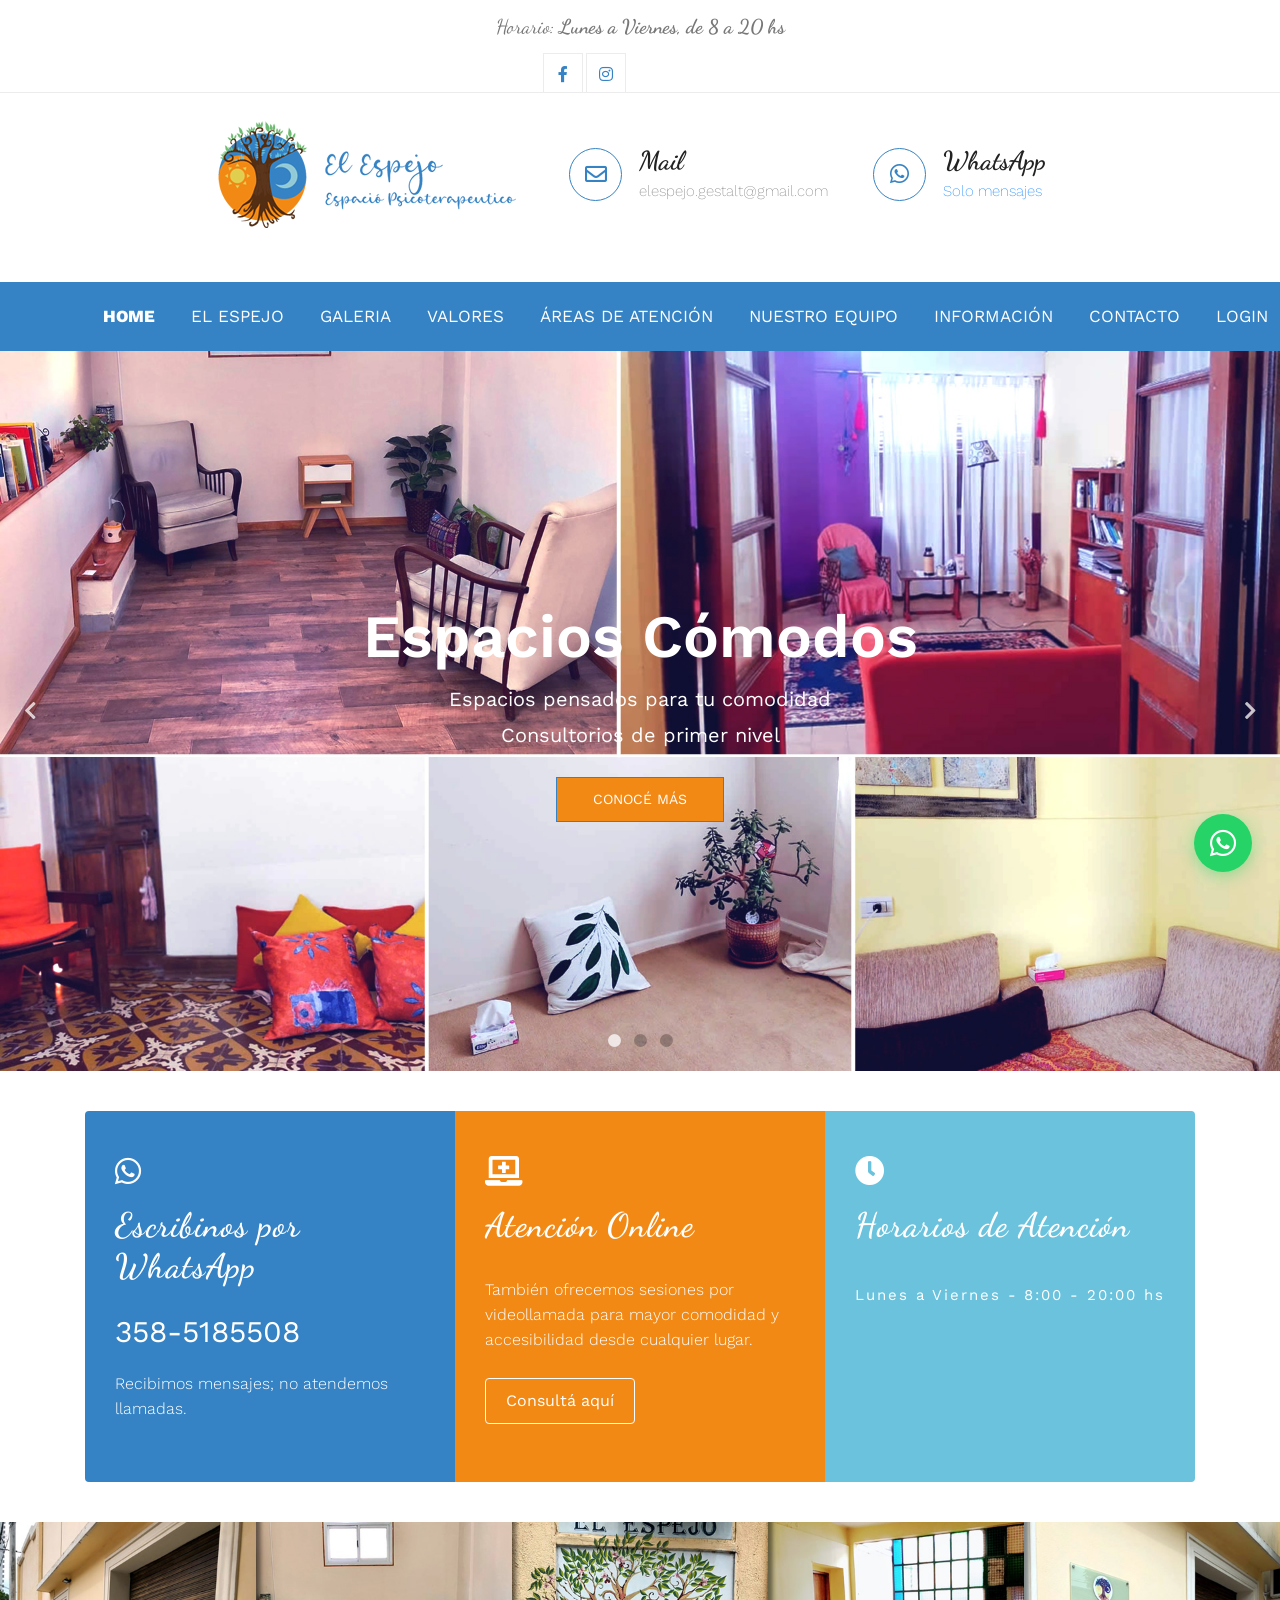
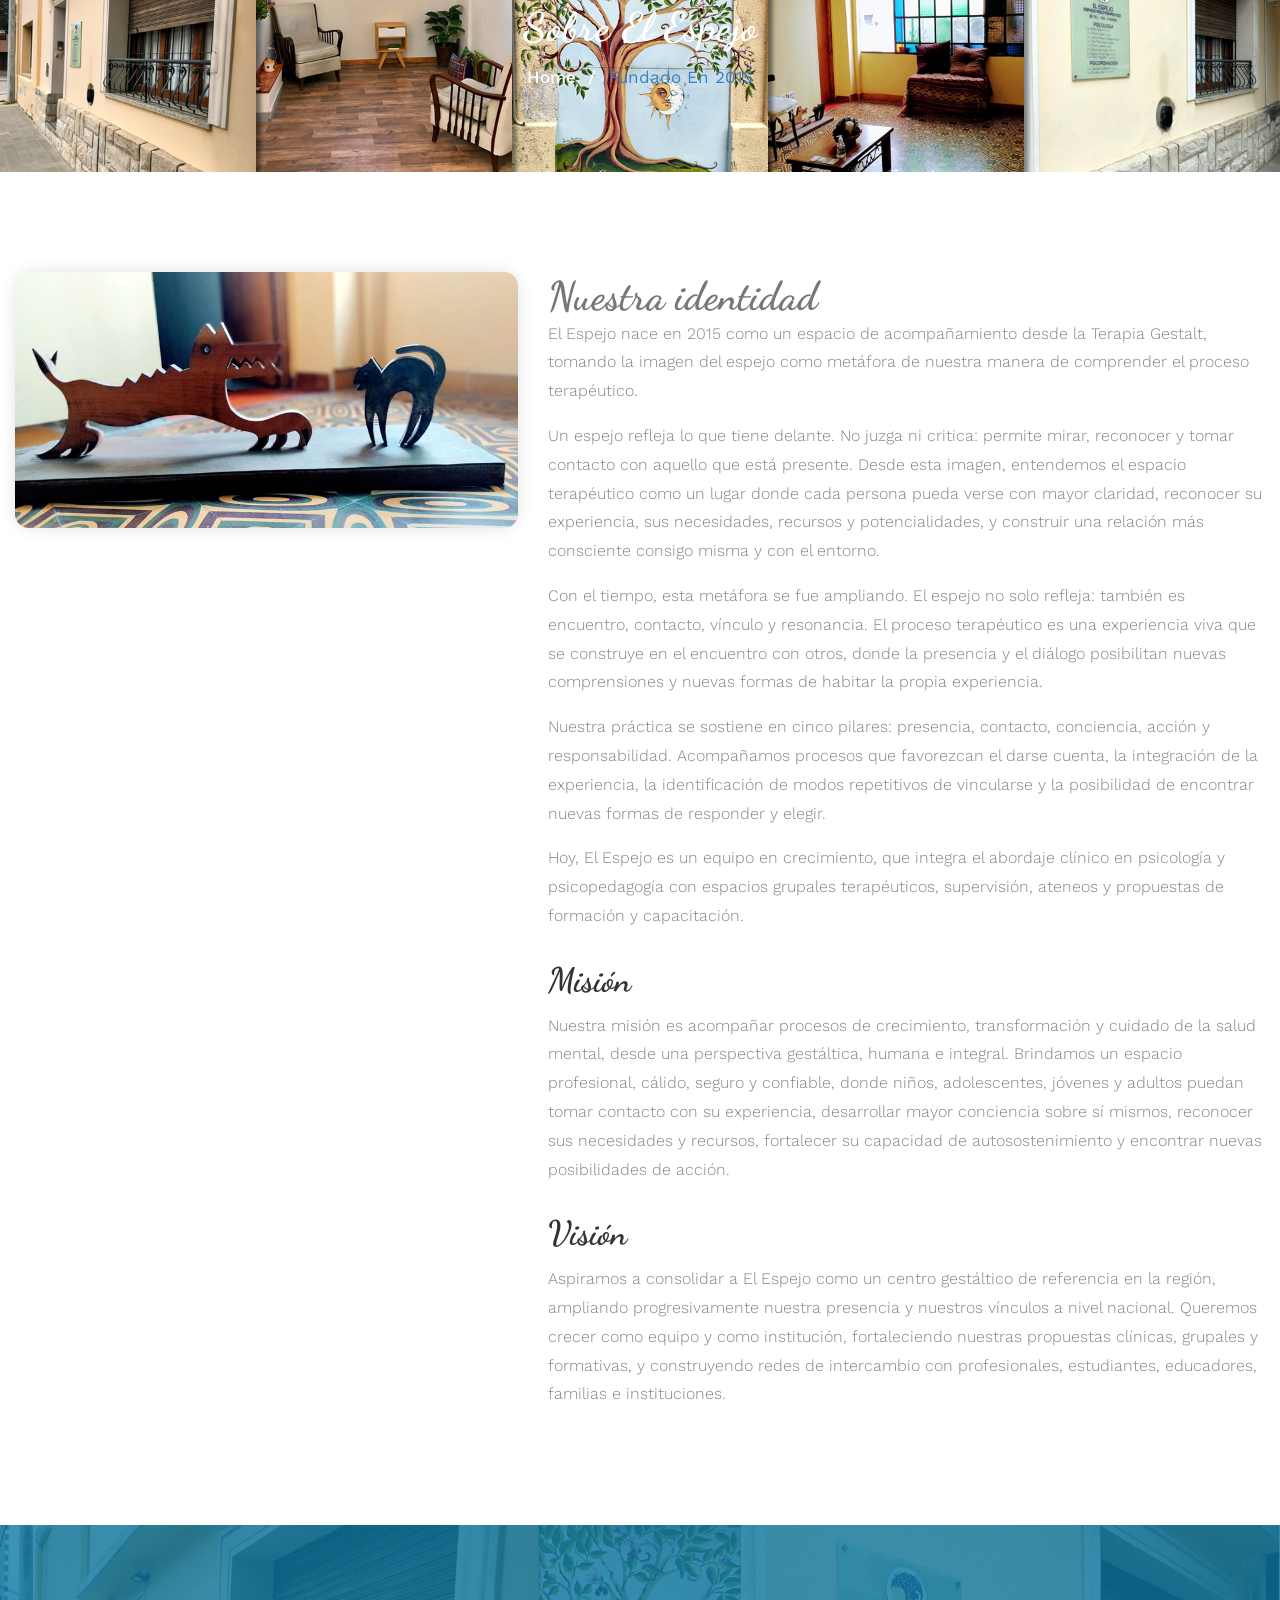
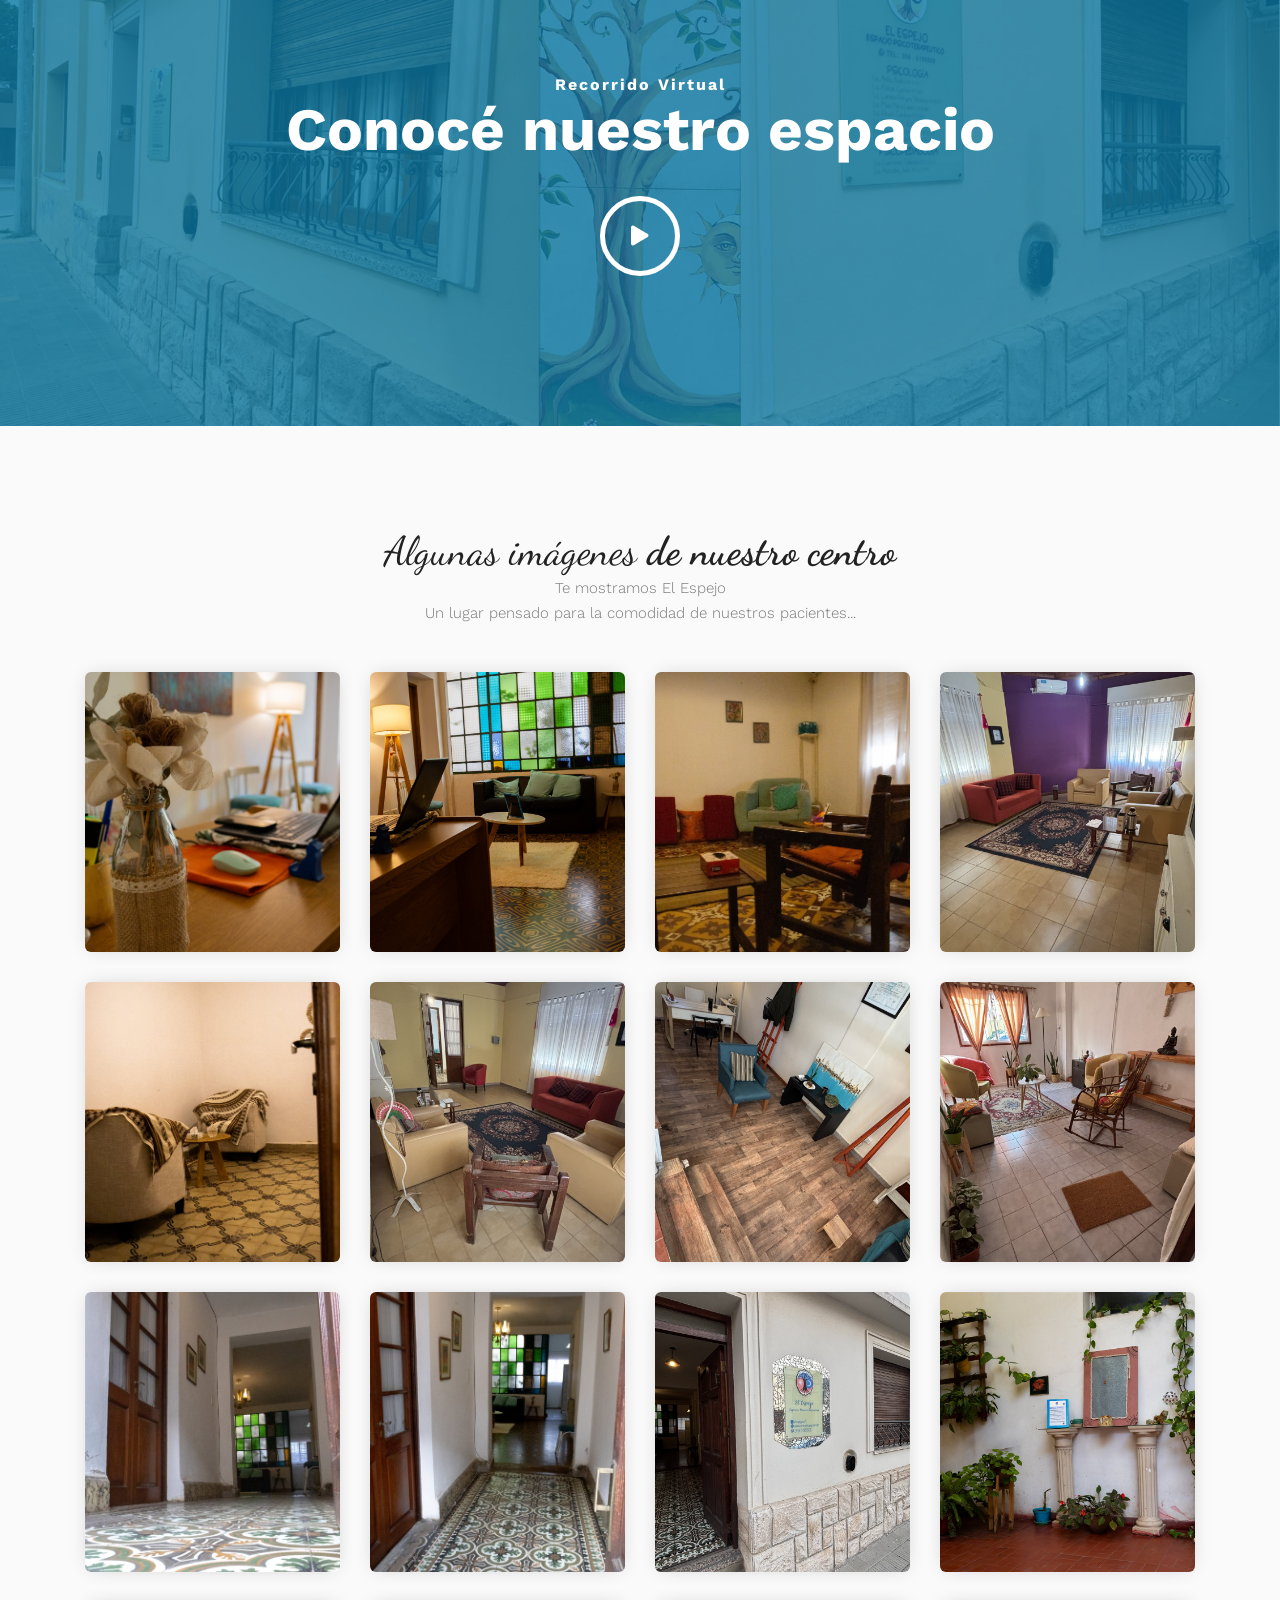
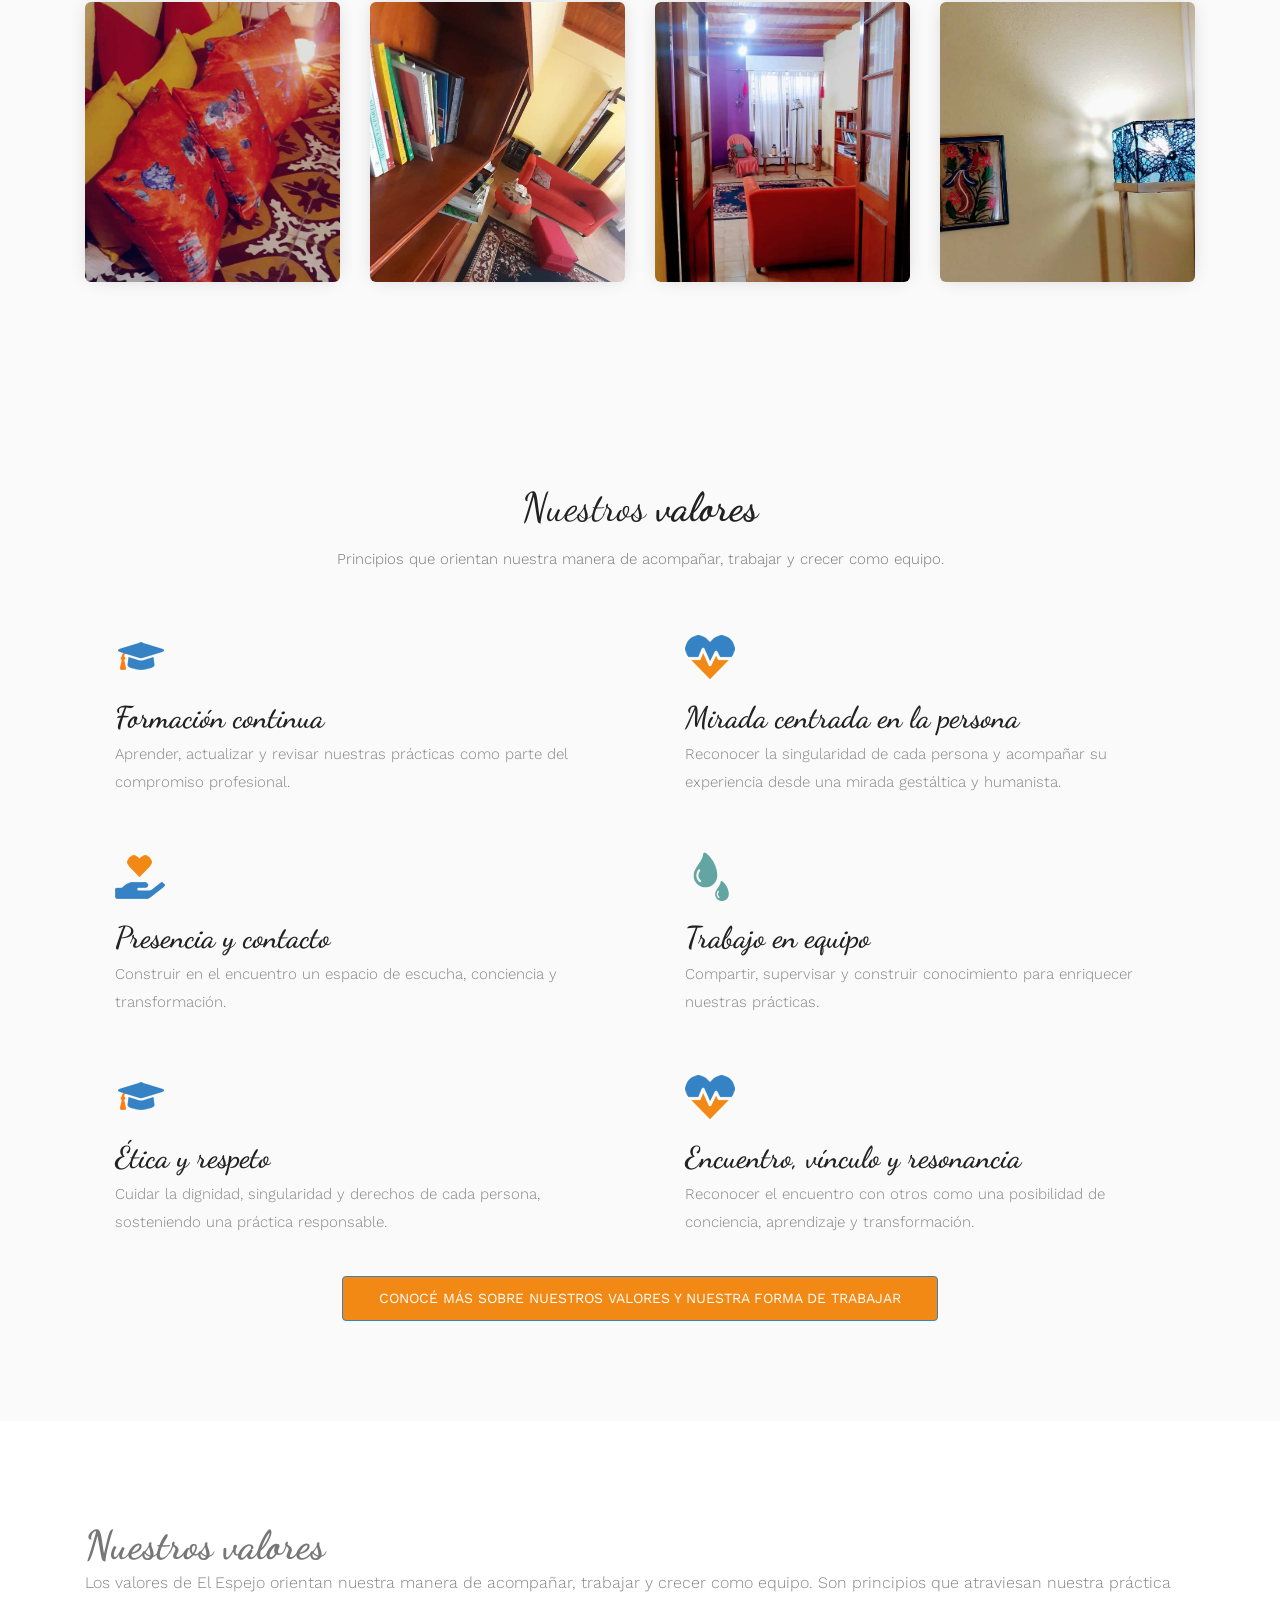
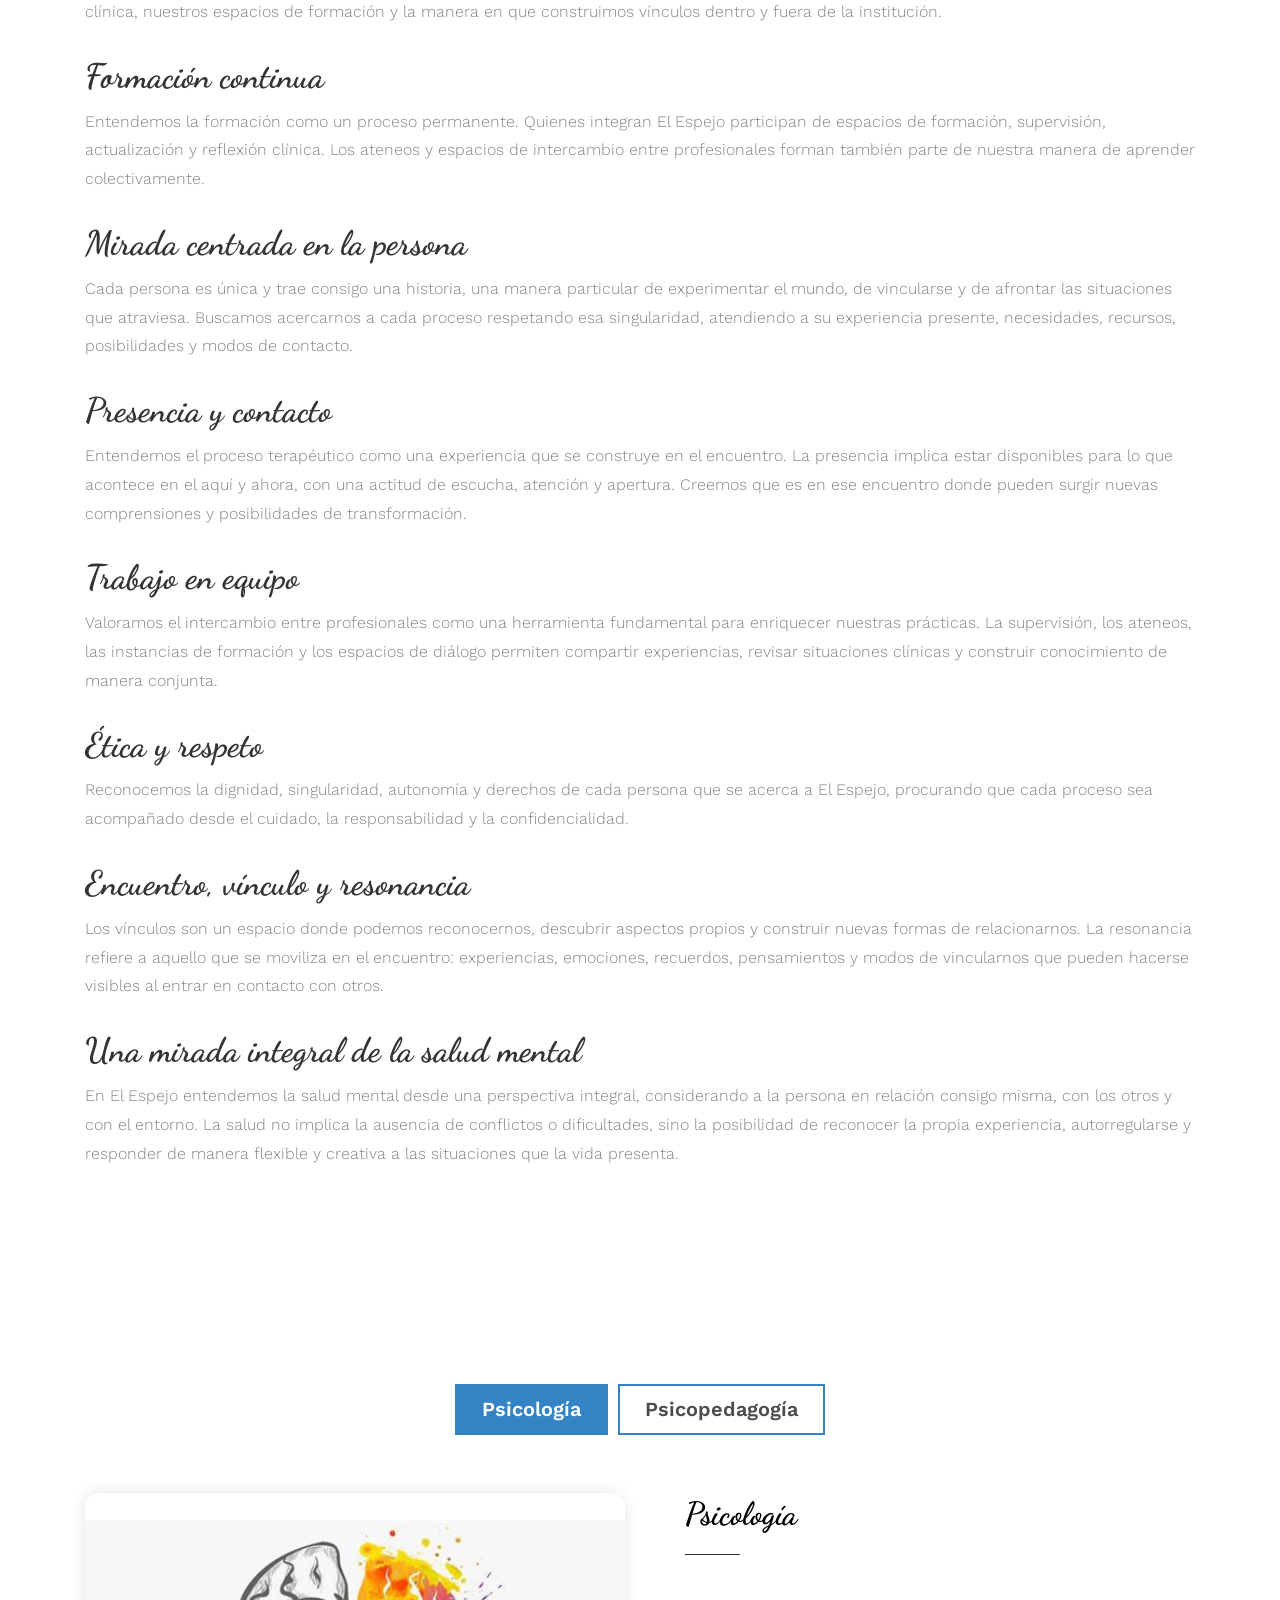
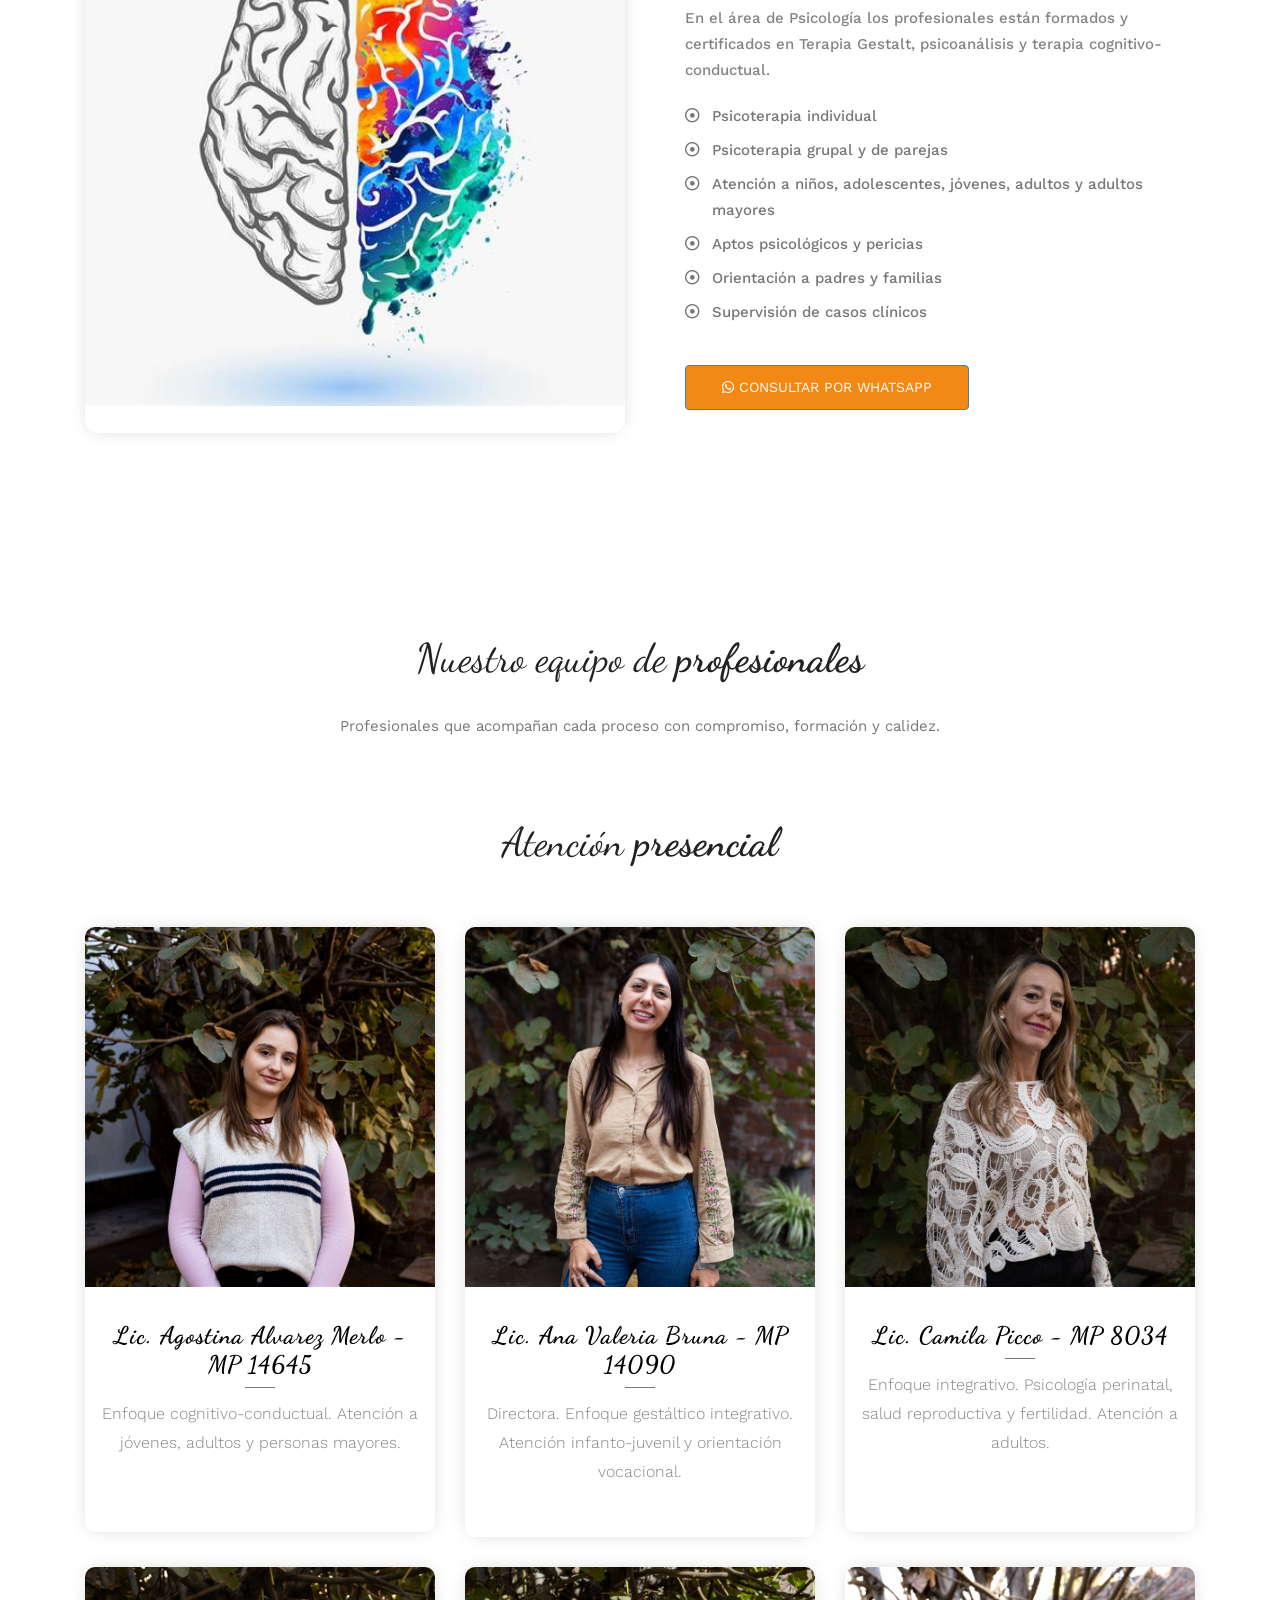
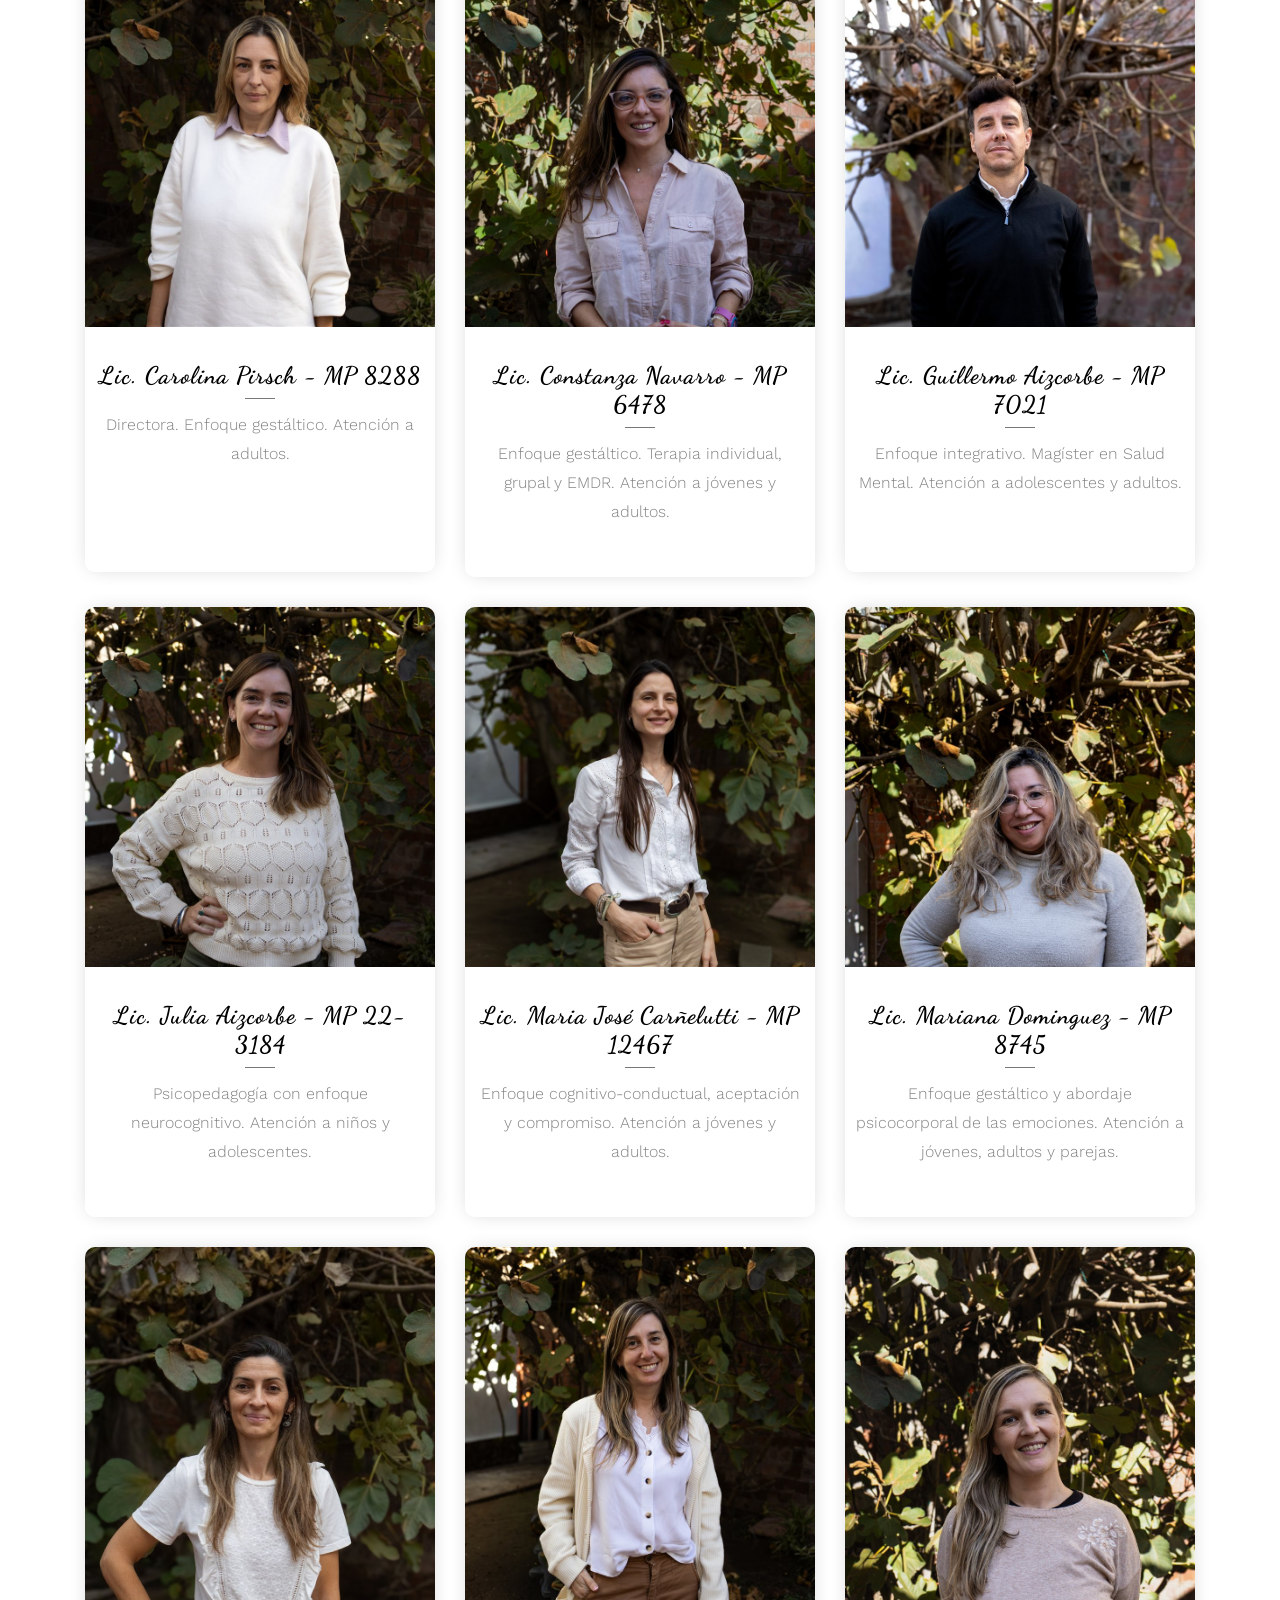
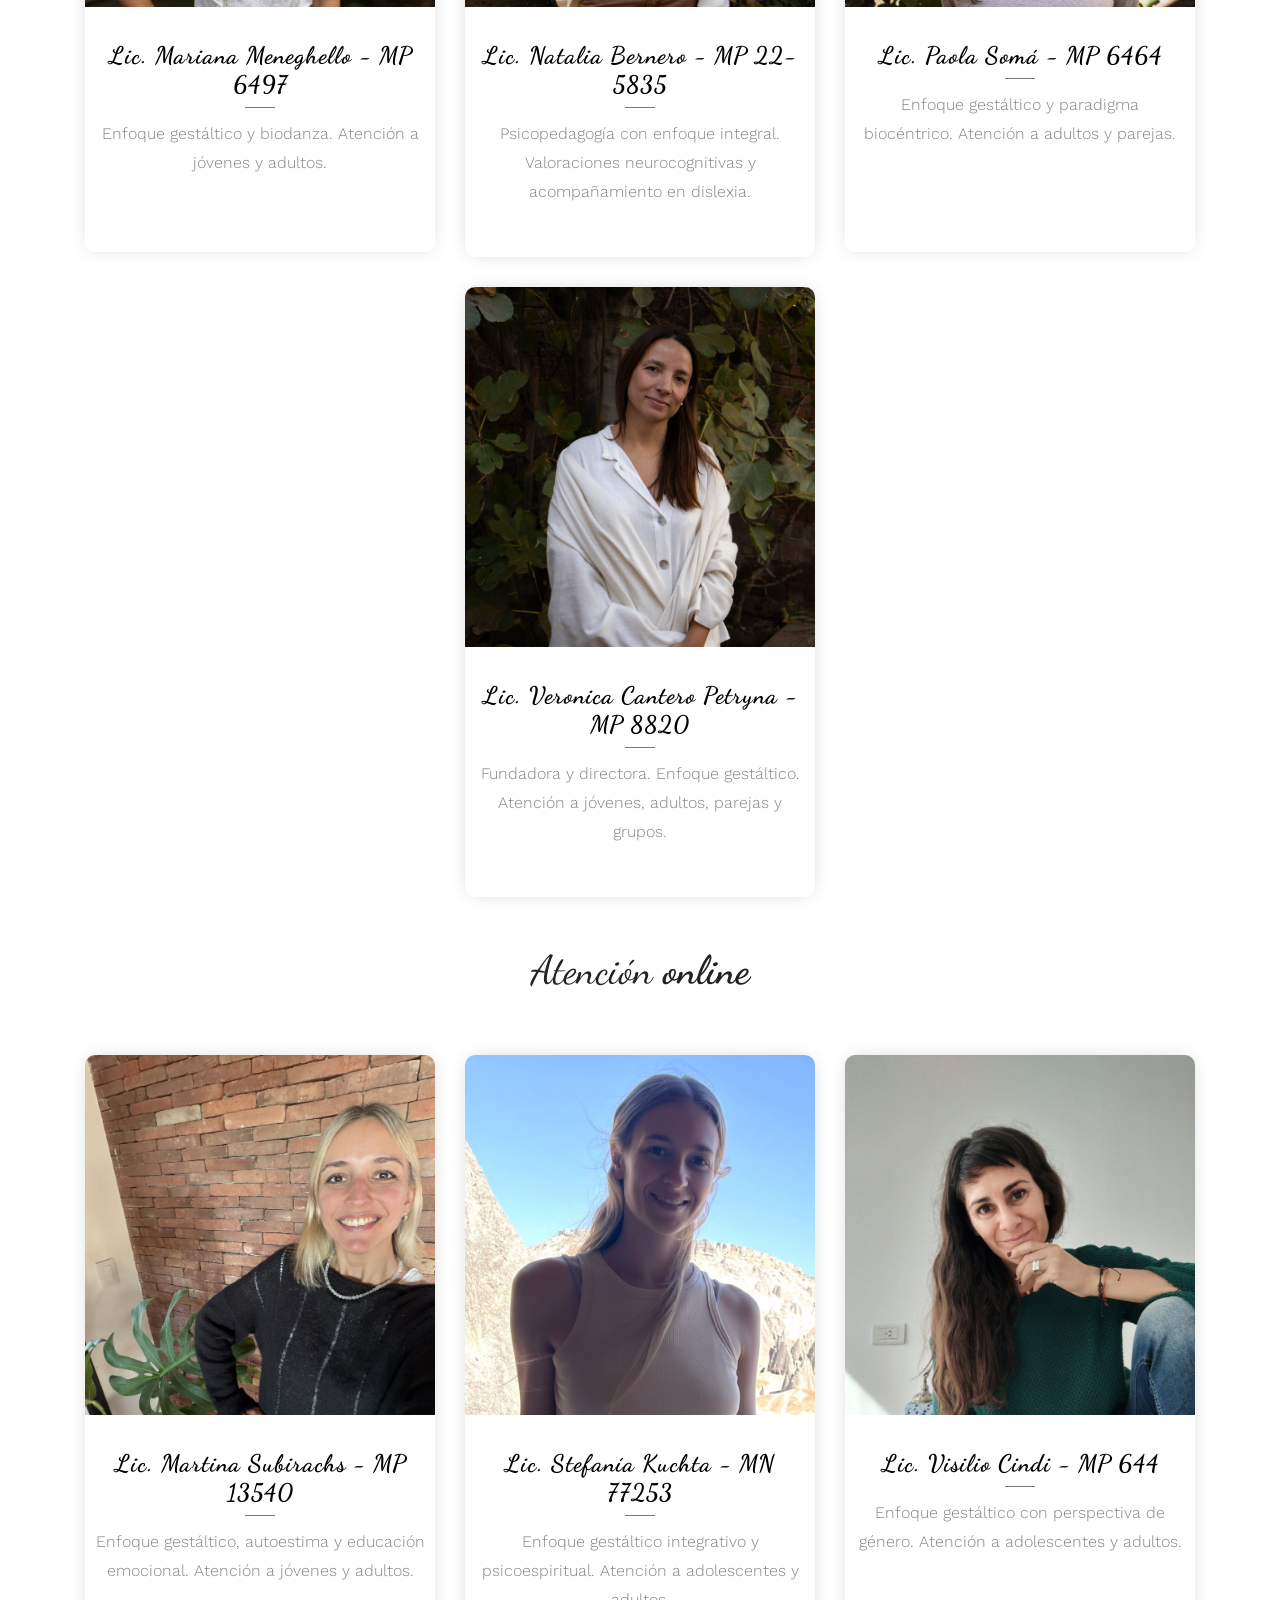
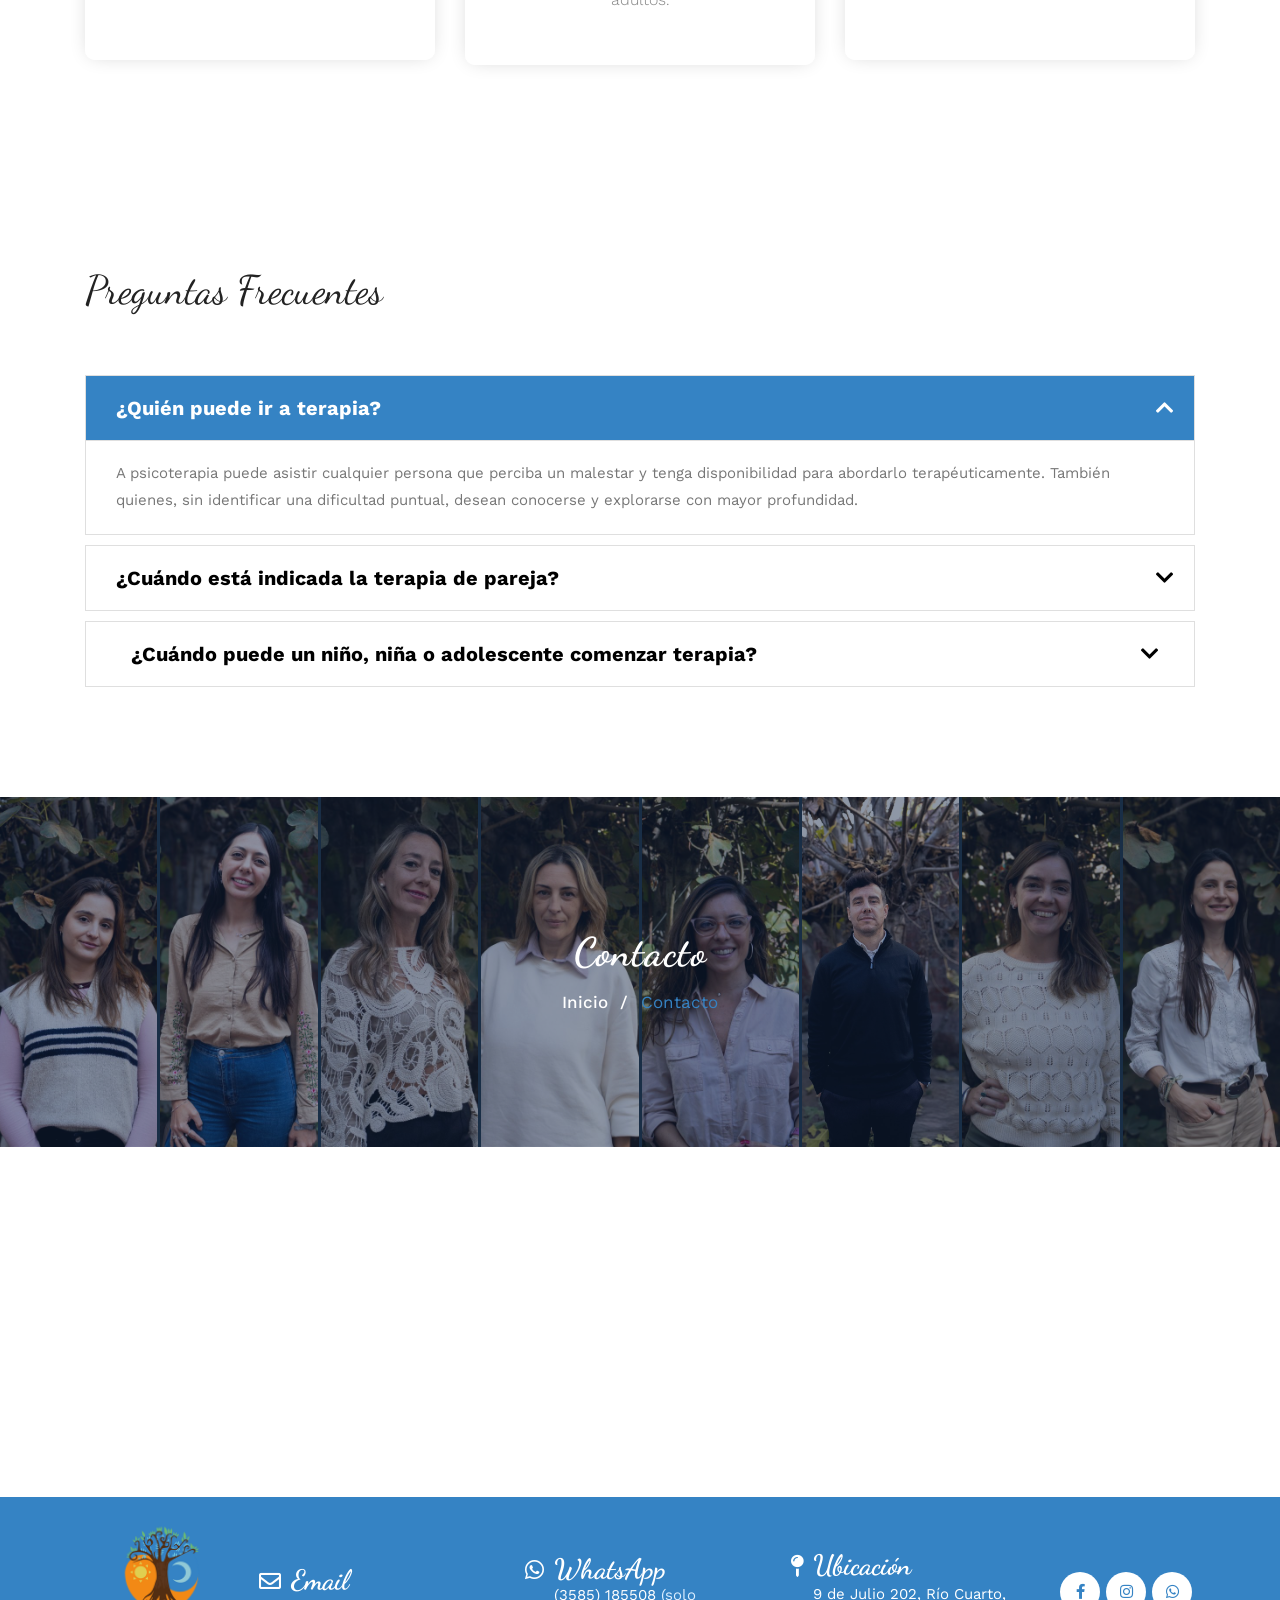
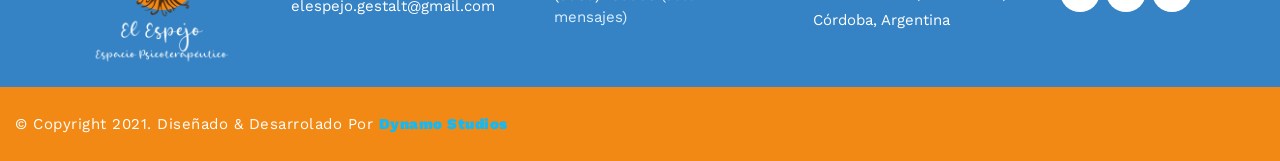
<file: admin.html>
<!DOCTYPE html>
<html lang="es-AR">
<head>
  <meta charset="utf-8">
  <title>Administración de Usuarios - El Espejo</title>
  <link rel="stylesheet" href="css/fonts.css">
  <link rel="preconnect" href="https://fonts.gstatic.com" crossorigin>
  <link href="https://fonts.googleapis.com/css2?family=Dancing+Script:wght@400;700&display=swap" rel="stylesheet">
  <link rel="stylesheet" href="plugins/bootstrap/bootstrap.min.css">
  <link rel="stylesheet" href="plugins/fontawesome/css/all.min.css">
  <link rel="stylesheet" href="plugins/animation/animate.min.css">
  <link rel="preconnect" href="https://fonts.gstatic.com">
  <link href="https://fonts.googleapis.com/css2?family=Work+Sans:wght@100;200;300;400;500;600;700;800;900&display=swap" rel="stylesheet">	
  <link href="css/style.css" rel="stylesheet">
  <link rel="icon" href="images/favicon.png" type="image/x-icon">

  <style>
    .header-top { border-bottom: none !important; background: #ffffff; }
    .header-uper { border-bottom: none !important; background: #ffffff; }
    .navbar, .navbar .navbar-collapse { border-bottom: none !important; box-shadow: none !important; }
    .single-page-header {
      background: linear-gradient(135deg, rgba(53, 131, 196, 0.72), rgba(242, 137, 21, 0.62)), url("images/slider/fachada/fachada1.jpeg");
      background-size: cover; background-position: center; padding: 120px 0 70px; position: relative; color: #ffffff; text-align: center;
    }
    .single-page-header h2 { color: #ffffff; font-size: 44px; font-family: 'Dancing Script', cursive; margin-bottom: 15px; }
    .single-page-header p { color: rgba(255,255,255,0.92); font-size: 18px; font-family: 'Work Sans', sans-serif; max-width: 700px; margin: 0 auto; }
    .admin-container {
      max-width: 1000px; margin: 40px auto 0; padding: 50px 45px; background: rgba(255,255,255,0.98); border-radius: 24px;
      box-shadow: 0 30px 80px rgba(0,0,0,0.08); border: 1px solid rgba(53,131,196,0.14);
    }
    .form-section { margin-bottom: 40px; padding-bottom: 40px; border-bottom: 1px solid #e0e0e0; }
    .form-section h2 { font-size: 32px; margin-bottom: 20px; color: #222222; font-family: 'Dancing Script', cursive; }
    .form-group label { font-weight: 600; color: #333333; margin-bottom: 8px; }
    .form-control { border-radius: 8px; border: 1px solid #e4e4e4; padding: 14px 16px; box-shadow: none; background: #f8fbff; }
    .form-control:focus { border-color: #3583C4; box-shadow: 0 0 0 3px rgba(53, 131, 196, 0.12); }
    .btn-success { background: #28a745; border-radius: 8px; font-weight: 700; border: none; }
    .btn-success:hover { background: #218838; }
    .btn-primary { background: #3583C4; border-radius: 8px; font-weight: 700; border: none; }
    .btn-primary:hover { background: #2a6a9e; }
    .btn-danger { background: #d64541; border-radius: 8px; font-weight: 700; border: none; }
    .btn-danger:hover { background: #b93532; }
    .btn-secondary { background: #6c757d; border-radius: 8px; font-weight: 700; border: none; }
    .btn-secondary:hover { background: #5a6268; }
    .usuarios-list { margin-top: 40px; }
    .usuarios-list h2 { font-family: 'Dancing Script', cursive; font-size: 32px; color: #222222; margin-bottom: 24px; }
    .usuario-card { background: #f9f9f9; border: 1px solid #e0e0e0; border-radius: 12px; padding: 16px; margin-bottom: 12px; display: flex; justify-content: space-between; align-items: center; gap: 12px; }
    .usuario-info { flex: 1; }
    .usuario-info h3 { margin: 0 0 4px; font-size: 16px; font-weight: 700; color: #222; }
    .usuario-info p { margin: 0; font-size: 14px; color: #666; }
    .usuario-badge { display: inline-block; padding: 4px 12px; border-radius: 20px; font-size: 12px; font-weight: 600; background: #e8f4f8; color: #3583C4; margin: 4px 0 0; }
    .usuario-actions { display: flex; gap: 8px; flex-shrink: 0; }
    .usuario-actions .btn { padding: 8px 14px; font-size: 13px; }
    .alert { border-radius: 8px; margin-bottom: 20px; }
    .modal-content { border: none; border-radius: 12px; }
    .modal-header { border-bottom: 1px solid #e0e0e0; background: #f9f9f9; }
    .modal-header h5 { font-family: 'Dancing Script', cursive; font-size: 24px; color: #222; }
    .footer-main { margin-top: 70px; }
  </style>
</head>
<body>
  <div class="page-wrapper">
    <!--header top-->
    <div class="header-top">
      <div class="container">
        <div class="row align-items-center">
          <div class="col-lg-12 col-md-6">
            <div class="top-left text-center text-md-left">
              <h6 style="text-align: center">Horario: <strong> Lunes a Viernes, de 8 a 19</strong></h6>
            </div>
          </div>
          <div class="col-md-6">
            <div class="top-right text-center text-md-right">
              <ul class="social-links">
                <li>
                  <a href="https://www.facebook.com/El-Espejo-Espacio-Psicoterap%C3%A9utico-274649443003355/" target="_blank" rel="noopener noreferrer" aria-label="facebook">
                    <i class="fab fa-facebook-f"></i>
                  </a>
                </li>
                <li>
                  <a href="https://instagram.com/el.espejo.rio4?igshid=11por4zixnxsk" target="_blank" rel="noopener noreferrer" aria-label="instagram">
                    <i class="fab fa-instagram"></i>
                  </a>
                </li>
              </ul>
            </div>
          </div>
        </div>
      </div>
    </div>
    <!--Header Upper-->
    <section class="header-uper">
      <div class="container col-xl-12 row justify-content-center">
        <div class="row align-items-center">
          <div class="col-xl-12 col-lg-3"></div>
          <div class="col-xl-12 col-lg-9">
            <div class="right-side">
              <ul class="contact-info pl-0 mb-4 mb-md-0" style="margin-top: 10px; margin-bottom: 10px;">
                <li class="item text-left logo">
                  <img loading="lazy" class="img-fluid" src="images/logo/EL_ESPEJO_ISOLOGO_H_320px.png" style="margin-top: -30px" alt="logo">
                </li>
                <li class="item text-left">
                  <div class="icon-box">
                    <i class="far fa-envelope"></i>
                  </div>
                  <strong>Mail</strong>
                  <br>
                  <a href="mailto:info@centroelespejo.com.ar">
                    <span>info@centroelespejo.com.ar</span>
                  </a>
                </li>
                <li class="item text-left">
                  <div class="icon-box">
                    <i class="fas fa-phone"></i>
                  </div>
                  <strong>Teléfono</strong>
                  <br>
                  <span><a href="tel:+543585185508">(3585) 185508</a></span>
                </li>
                <li class="item text-left">
                  <div class="icon-box">
                    <i class="fab fa-whatsapp"></i>
                  </div>
                  <strong>Escribinos</strong>
                  <br>
                  <span><a href="https://wa.me/5493585185508/">Contacto directo!</a> </span>
                </li>
              </ul>
            </div>
          </div>
        </div>
      </div>
    </section>
    <!-- Main Menu -->
    <nav class="navbar navbar-expand-lg navbar-dark">
      <div class="container" id="Home">
        <button class="navbar-toggler" type="button" data-toggle="collapse" data-target="#navbarLinks" aria-controls="navbarSupportedContent" aria-expanded="false" aria-label="Toggle navigation">
          <span class="navbar-toggler-icon"></span>
        </button>
        <div class="collapse navbar-collapse" id="navbarLinks">
          <ul class="navbar-nav" id="nav">
            <li class="nav-item">
              <a class="nav-link" href="index.html">Home</a>
            </li>
            <li class="nav-item">
              <a class="nav-link" href="index.html#sobre_el_epsejo">El Espejo</a>
            </li>
            <li class="nav-item">
              <a class="nav-link" href="index.html#galeria">Galeria</a>
            </li>
            <li class="nav-item">
              <a class="nav-link" href="index.html#caracteristicas">Metodologías</a>
            </li>
            <li class="nav-item">
              <a class="nav-link" href="index.html#servicios">Servicios</a>
            </li>
            <li class="nav-item">
              <a class="nav-link" href="index.html#equipo">Nuestro Equipo</a>
            </li>
            <li class="nav-item">
              <a class="nav-link" href="index.html#faq">Información</a>
            </li>
            <li class="nav-item">
              <a class="nav-link" href="index.html#contact">Contacto</a>
            </li>
            <li class="nav-item">
              <a class="nav-link" href="login.html">Agenda</a>
            </li>
            <li class="nav-item active">
              <a class="nav-link" href="admin.html">Administración</a>
            </li>
          </ul>
        </div>
      </div>
    </nav>
    <!-- Hero Section -->
    <section class="single-page-header">
      <div class="container">
        <h2>Administración de Usuarios</h2>
        <p>Gestiona los usuarios que acceden a la plataforma de turnos y agenda.</p>
      </div>
    </section>
    <!-- Admin Content -->
    <section class="agenda-section">
      <div class="container">
        <div class="admin-container">
          <div id="alertContainer"></div>
          <!-- Crear usuario -->
          <div class="form-section">
            <h2>Nuevo Usuario</h2>
            <form id="newUserForm">
              <div class="row">
                <div class="col-md-6">
                  <div class="form-group">
                    <label for="newUsername">Usuario:</label>
                    <input type="text" class="form-control" id="newUsername" required>
                  </div>
                </div>
                <div class="col-md-6">
                  <div class="form-group">
                    <label for="newPassword">Contraseña:</label>
                    <input type="password" class="form-control" id="newPassword" required>
                  </div>
                </div>
              </div>
              <div class="form-group">
                <label for="newName">Nombre Completo:</label>
                <input type="text" class="form-control" id="newName" required>
              </div>
              <button type="submit" class="btn btn-success">Crear Usuario</button>
            </form>
          </div>
          <!-- Lista de usuarios -->
          <div class="usuarios-list">
            <h2>Usuarios Registrados</h2>
            <div id="usuariosContainer"></div>
          </div>
        </div>
      </div>
    </section>
    <!-- Footer -->
    <footer class="footer-main">
      <div class="container-fluid">
        <div style="float: left"><img loading="lazy" class="img-fluid" style="max-width:210px; margin-bottom: 20px" src="images/logo/EL_ESPEJO_ISOLOGO2-02-trans-vertical.png" alt="el espejo"></div>
        <div class="footer-top" >
          <div class="container">
            <div class="row justify-content-between">
              <div class="col-lg-4 mb-5 mb-lg-0">
                <div class="about-widget">
                  <ul class="location-link">
                    <li class="item">
                      <div class="media-body">
                        <h3 style="color: whitesmoke">Email</h3>
                      </div>
                      <i class="far fa-envelope" aria-hidden="true"></i>
                      <a href="mailto:contacto@centroelespejo.com.ar">
                        <p>contacto@centroelespejo.com.ar</p>
                      </a>
                    </li>
                    <li class="item">
                      <div class="media-body">
                        <h3 style="color: whitesmoke">Teléfono</h3>
                      </div>
                      <i class="fas fa-phone" aria-hidden="true"></i>
                      <p >(3585) 185508</p>
                    </li>
                    <li class="item">
                      <div class="media-body">
                        <h3 style="color: whitesmoke">Ubicación</h3>
                      </div>
                      <i class="fas fa-map-pin" aria-hidden="true"></i>
                      <p >9 de Julio 202, Río Cuarto, Córdoba, Argentina</p>
                    </li>
                  </ul>
                  <ul class="list-inline social-icons">
                    <li class="list-inline-item"><a href="https://www.facebook.com/El-Espejo-Espacio-Psicoterap%C3%A9utico-274649443003355/" aria-label="facebook" target="_blank"><i class="fab fa-facebook-f"></i></a></li>
                    <li class="list-inline-item"><a href="https://instagram.com/el.espejo.rio4?igshid=11por4zixnxsk" aria-label="instagram" target="_blank"><i class="fab fa-instagram"></i></a></li>
                    <li class="list-inline-item"><a href="https://wa.me/5493585185508/" aria-label="whatsapp" target="_blank"><i class="fab fa-whatsapp" ></i></a></li>
                  </ul>
                </div>
              </div>
            </div>
          </div>
        </div>
        <div class="footer-bottom">
          <div class="container-fluid clearfix">
            <div class="copyright-text" style="text-align: center">
              <p align="center">&copy; Copyright 2021. Diseñado &amp; Desarrolado por <a href="http://www.dynamostudios.com.ar/" target="_blank">Dynamo Studios</a></p>
            </div>
          </div>
        </div>
      </div>
    </footer>
  </div>

  <!-- Modal para editar -->
  <div class="modal fade" id="editModal" tabindex="-1">
    <div class="modal-dialog">
      <div class="modal-content">
        <div class="modal-header">
          <h5 class="modal-title">Editar Usuario</h5>
          <button type="button" class="close" data-dismiss="modal">&times;</button>
        </div>
        <div class="modal-body">
          <form id="editUserForm">
            <input type="hidden" id="editUserId">
            <div class="form-group">
              <label for="editUsername">Usuario:</label>
              <input type="text" class="form-control" id="editUsername" disabled>
            </div>
            <div class="form-group">
              <label for="editPassword">Contraseña:</label>
              <input type="password" class="form-control" id="editPassword" placeholder="Dejar vacío para no cambiar">
            </div>
            <div class="form-group">
              <label for="editName">Nombre Completo:</label>
              <input type="text" class="form-control" id="editName" required>
            </div>
          </form>
        </div>
        <div class="modal-footer">
          <button type="button" class="btn btn-secondary" data-dismiss="modal">Cancelar</button>
          <button type="button" class="btn btn-primary" onclick="saveEditUser()">Guardar Cambios</button>
        </div>
      </div>
    </div>
  </div>

  <script src="plugins/jquery.min.js"></script>
  <script src="plugins/bootstrap/bootstrap.min.js"></script>
  <script>
    const ADMIN_USER = 'admin';
    const ADMIN_PASS = 'admin123';

    // Verificar acceso admin
    if (sessionStorage.getItem('adminLoggedIn') !== 'true') {
      const user = prompt('Usuario admin:');
      const pass = prompt('Contraseña:');
      if (user === ADMIN_USER && pass === ADMIN_PASS) {
        sessionStorage.setItem('adminLoggedIn', 'true');
      } else {
        alert('Acceso denegado');
        window.location.href = 'index.html';
      }
    }

    // Cargar usuarios
    function loadUsuarios() {
      fetch('admin_api.php?action=list')
        .then(r => r.json())
        .then(data => {
          const container = document.getElementById('usuariosContainer');
          container.innerHTML = '';
          if (!data.success || !data.usuarios.length) {
            container.innerHTML = '<p>No hay usuarios registrados.</p>';
            return;
          }
          data.usuarios.forEach(usuario => {
            const card = document.createElement('div');
            card.className = 'usuario-card';
            card.innerHTML = `
              <div class="usuario-info">
                <h3>${usuario.username}</h3>
                <p>${usuario.name}</p>
                ${usuario.is_admin ? '<span class="usuario-badge">Admin</span>' : ''}
              </div>
              <div class="usuario-actions">
                <button class="btn btn-primary btn-sm" onclick="editUsuario('${usuario.username}', '${usuario.name}')">Editar</button>
                <button class="btn btn-danger btn-sm" onclick="deleteUsuario('${usuario.username}')">Eliminar</button>
              </div>
            `;
            container.appendChild(card);
          });
        })
        .catch(e => showAlert('Error al cargar usuarios: ' + e.message, 'danger'));
    }

    // Crear usuario
    document.getElementById('newUserForm').addEventListener('submit', function(e) {
      e.preventDefault();
      const username = document.getElementById('newUsername').value.trim();
      const password = document.getElementById('newPassword').value.trim();
      const name = document.getElementById('newName').value.trim();

      if (!username || !password || !name) return;

      fetch('admin_api.php?action=create', {
        method: 'POST',
        headers: { 'Content-Type': 'application/json' },
        body: JSON.stringify({ username, password, name })
      })
        .then(r => r.json())
        .then(data => {
          if (data.success) {
            showAlert('Usuario creado exitosamente', 'success');
            this.reset();
            loadUsuarios();
          } else {
            showAlert(data.message || 'Error al crear usuario', 'danger');
          }
        });
    });

    // Editar usuario
    function editUsuario(username, name) {
      document.getElementById('editUserId').value = username;
      document.getElementById('editUsername').value = username;
      document.getElementById('editName').value = name;
      document.getElementById('editPassword').value = '';
      $('#editModal').modal('show');
    }

    function saveEditUser() {
      const username = document.getElementById('editUserId').value;
      const password = document.getElementById('editPassword').value.trim();
      const name = document.getElementById('editName').value.trim();

      if (!name) return;

      fetch('admin_api.php?action=update', {
        method: 'POST',
        headers: { 'Content-Type': 'application/json' },
        body: JSON.stringify({ username, password, name })
      })
        .then(r => r.json())
        .then(data => {
          if (data.success) {
            showAlert('Usuario actualizado', 'success');
            $('#editModal').modal('hide');
            loadUsuarios();
          } else {
            showAlert(data.message || 'Error al actualizar', 'danger');
          }
        });
    }

    // Eliminar usuario
    function deleteUsuario(username) {
      if (!confirm('¿Estás seguro de que quieres eliminar este usuario?')) return;

      fetch('admin_api.php?action=delete', {
        method: 'POST',
        headers: { 'Content-Type': 'application/json' },
        body: JSON.stringify({ username })
      })
        .then(r => r.json())
        .then(data => {
          if (data.success) {
            showAlert('Usuario eliminado', 'success');
            loadUsuarios();
          } else {
            showAlert(data.message || 'Error al eliminar', 'danger');
          }
        });
    }

    // Mostrar alerta
    function showAlert(message, type) {
      const alert = document.createElement('div');
      alert.className = `alert alert-${type} alert-dismissible fade show`;
      alert.innerHTML = `
        ${message}
        <button type="button" class="close" data-dismiss="alert">&times;</button>
      `;
      document.getElementById('alertContainer').appendChild(alert);
      setTimeout(() => alert.remove(), 5000);
    }

    // Logout
    function logout() {
      sessionStorage.removeItem('adminLoggedIn');
      window.location.href = 'index.html';
    }

    // Cargar usuarios al iniciar
    loadUsuarios();
  </script>
</body>
</html>
</file>
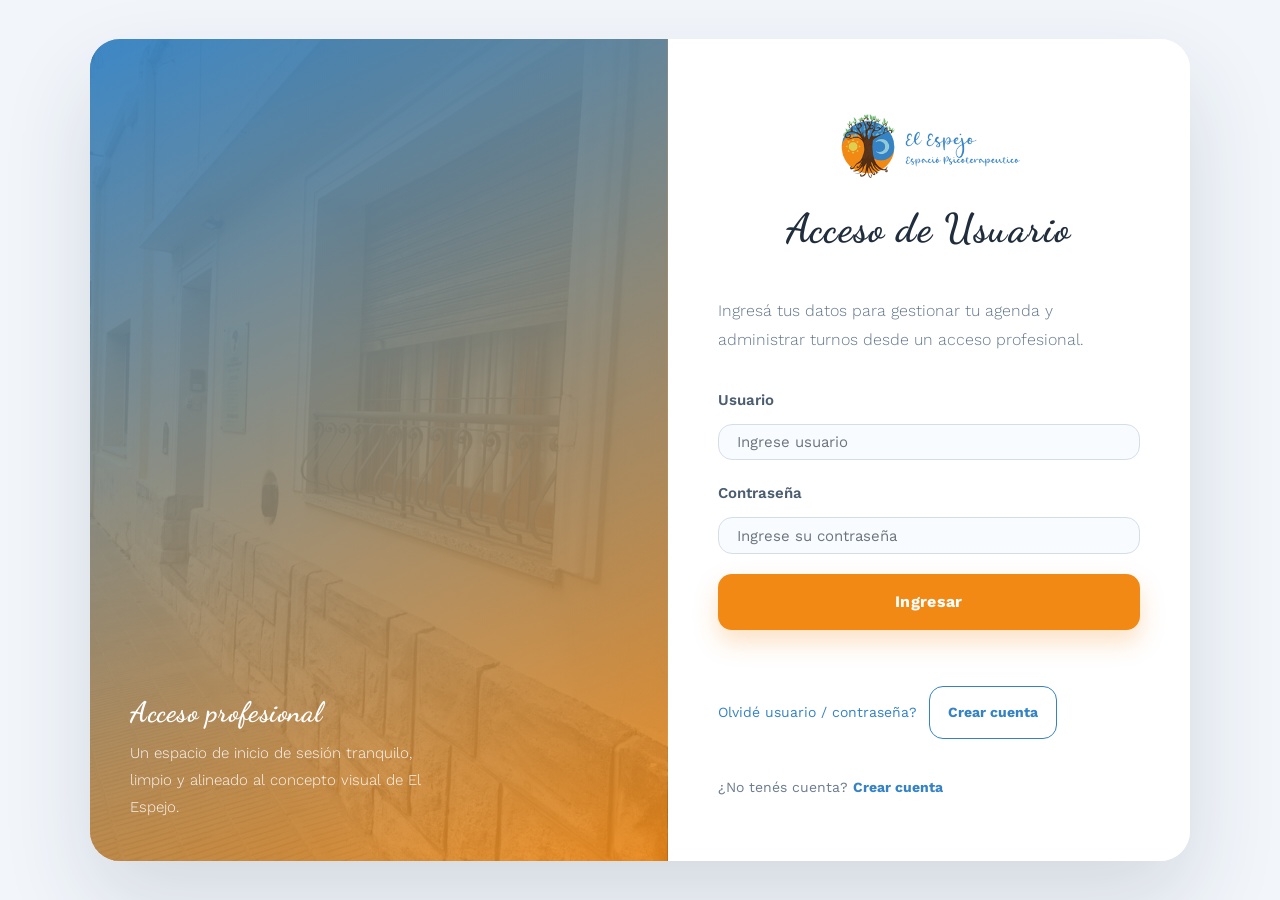
<file: agenda.html>
<!DOCTYPE html>
<html lang="es-AR">
<head>

  <!-- ** Basic Page Needs ** -->
  <meta charset="utf-8">
  <title>Agenda - El Espejo | Espacio Psicoterapéutico</title>
  <!-- Css fuentes -->
  <link rel="stylesheet" href="css/fonts.css">
  <link rel="preconnect" href="https://fonts.gstatic.com" crossorigin>
  <link href="https://fonts.googleapis.com/css2?family=Dancing+Script:wght@400;700&display=swap" rel="stylesheet">

  <!-- ** SEO & Meta ** -->
  <meta http-equiv="X-UA-Compatible" content="IE=edge">
  <meta name="description" content="Agenda para profesionales - El Espejo Espacio Psicoterapéutico">
  <meta name="keywords" content="agenda, turnos, profesionales, El Espejo">
  <meta name="robots" content="noindex, nofollow">
  <meta name="viewport" content="width=device-width, initial-scale=1.0, maximum-scale=5.0">
  <meta name="author" content="El Espejo - Espacio Psicoterapéutico">
  <meta name="theme-color" content="#3a7ca5">

  <!-- ** Plugins Needed for the Project ** -->
  <!-- bootstrap -->
  <link rel="stylesheet" href="plugins/bootstrap/bootstrap.min.css">
  <!-- fontawesome -->
  <link rel="stylesheet" href="plugins/fontawesome/css/all.min.css">
  <!-- animate.css -->
  <link rel="stylesheet" href="plugins/animation/animate.min.css">
  <!-- jquery-ui -->
  <link rel="stylesheet" href="plugins/jquery-ui/jquery-ui.css">
  <!-- timePicker -->
  <link rel="stylesheet" href="plugins/timePicker/timePicker.css">
  <!-- Google Fonts-->
  <link rel="preconnect" href="https://fonts.gstatic.com">
  <link href="https://fonts.googleapis.com/css2?family=Work+Sans:wght@100;200;300;400;500;600;700;800;900&display=swap" rel="stylesheet">	
  <!-- Stylesheets -->
  <link href="css/style.css" rel="stylesheet">
  <!--Favicon-->
  <link rel="icon" href="images/favicon.png" type="image/x-icon">

  <style>
    .single-page-header {
      background: linear-gradient(135deg, rgba(53, 131, 196, 0.72), rgba(242, 137, 21, 0.62)), url("images/slider/fachada/fachada1.jpeg");
      background-size: cover;
      background-position: center;
      padding: 140px 0 70px;
      position: relative;
      color: #ffffff;
      text-align: center;
      min-height: 340px;
      display: flex;
      align-items: center;
      justify-content: center;
    }
    .single-page-header .container {
      position: relative;
      z-index: 1;
    }
    .single-page-header h2 {
      color: #ffffff;
      font-size: 48px;
      font-family: 'Dancing Script', cursive;
      margin-bottom: 15px;
      text-shadow: 0 12px 25px rgba(0,0,0,0.32);
    }
    body {
      background: #f5f8fc;
    }
    .single-page-header p {
      color: rgba(255,255,255,0.94);
      font-size: 18px;
      font-family: 'Work Sans', sans-serif;
      max-width: 700px;
      margin: 0 auto;
      text-shadow: 0 8px 18px rgba(0,0,0,0.24);
    }
    .agenda-section {
      padding: 70px 0 90px;
      background: transparent;
    }
    .agenda-container {
      max-width: 900px;
      margin: -80px auto 0;
      padding: 50px 45px;
      background: rgba(255,255,255,0.98);
      border-radius: 24px;
      box-shadow: 0 30px 80px rgba(0,0,0,0.08);
      border: 1px solid rgba(53,131,196,0.14);
    }
    .agenda-container h2 {
      text-align: center;
      margin-bottom: 25px;
      font-size: 38px;
      color: #222222;
      font-family: 'Dancing Script', cursive;
    }
    .agenda-container label {
      font-weight: 600;
      color: #333333;
      font-family: 'Work Sans', sans-serif;
    }
    .agenda-container .form-control {
      border-radius: 8px;
      border: 1px solid #e4e4e4;
      padding: 14px 16px;
      box-shadow: none;
    }
    .agenda-container button {
      margin-top: 10px;
    }
    .turnos-list {
      margin-top: 30px;
    }
    .turnos-list h3 {
      font-family: 'Dancing Script', cursive;
      color: #222222;
      margin-bottom: 18px;
    }
    .turno-item {
      padding: 16px;
      border: 1px solid rgba(53,131,196,0.18);
      margin-bottom: 14px;
      border-radius: 12px;
      background: #ffffff;
      position: relative;
      display: flex;
      justify-content: space-between;
      align-items: center;
      gap: 12px;
    }
    .turno-item strong {
      font-weight: 600;
      color: #3a7ca5;
      font-family: 'Work Sans', sans-serif;
    }
    .turno-actions {
      display: flex;
      gap: 8px;
      flex-shrink: 0;
    }
    .edit-tooltip {
      position: absolute;
      top: 100%;
      right: 0;
      width: 320px;
      margin-top: 12px;
      padding: 14px;
      background: #fff;
      border: 1px solid rgba(53,131,196,0.18);
      border-radius: 14px;
      box-shadow: 0 15px 40px rgba(0,0,0,0.08);
      z-index: 3;
    }
    .edit-tooltip label {
      font-size: 13px;
      color: #555;
      margin-bottom: 6px;
      display: block;
    }
    .edit-tooltip input {
      width: 100%;
      border-radius: 8px;
      border: 1px solid #e4e4e4;
      padding: 10px 12px;
      margin-bottom: 10px;
    }
    .edit-tooltip .btn {
      font-size: 13px;
      padding: 8px 12px;
    }
  </style>
</head>

<body>
  <div class="page-wrapper">

    <!--header top-->
    <div class="header-top">
      <div class="container">
        <div class="row align-items-center">
          <div class="col-lg-12 col-md-6">
            <div class="top-left text-center text-md-left">
              <h6 style="text-align: center">Horario: <strong> Lunes a Viernes, de 8 a 19</strong></h6>
            </div>
          </div>
          <div class="col-md-6">
            <div class="top-right text-center text-md-right">
              <ul class="social-links">
                <li>
                  <a href="https://www.facebook.com/El-Espejo-Espacio-Psicoterap%C3%A9utico-274649443003355/" target="_blank" rel="noopener noreferrer" aria-label="facebook">
                    <i class="fab fa-facebook-f"></i>
                  </a>
                </li>
                <li>
                  <a href="https://instagram.com/el.espejo.rio4?igshid=11por4zixnxsk" target="_blank" rel="noopener noreferrer" aria-label="instagram">
                    <i class="fab fa-instagram"></i>
                  </a>
                </li>
              </ul>
            </div>
          </div>
        </div>
      </div>
    </div>
    <!--header top-->

    <!--Header Upper-->
    <section class="header-uper">
      <div class="container col-xl-12 row justify-content-center">
        <div class="row align-items-center">
          <div class="col-xl-12 col-lg-3">
          </div>
          <div class="col-xl-12 col-lg-9">
            <div class="right-side">
              <ul class="contact-info pl-0 mb-4 mb-md-0" style="margin-top: 10px; margin-bottom: 10px;">
                <li class="item text-left logo">
                  <img loading="lazy" class="img-fluid" src="images/logo/EL_ESPEJO_ISOLOGO_H_320px.png" style="margin-top: -30px" alt="logo">
                </li>
                <li class="item text-left">
                  <div class="icon-box">
                    <i class="far fa-envelope"></i>
                  </div>
                  <strong>Mail</strong>
                  <br>
                  <a href="mailto:info@centroelespejo.com.ar">
                    <span>info@centroelespejo.com.ar</span>
                  </a>
                </li>
                <li class="item text-left">
                  <div class="icon-box">
                    <i class="fas fa-phone"></i>
                  </div>
                  <strong>Teléfono</strong>
                  <br>
                  <span><a href="tel:+543585185508">(3585) 185508</a></span>
                </li>
                <li class="item text-left">
                  <div class="icon-box">
                    <i class="fab fa-whatsapp"></i>
                  </div>
                  <strong>Escribinos</strong>
                  <br>
                  <span><a href="https://wa.me/5493585185508/">Contacto directo!</a> </span>
                </li>
              </ul>
            </div>
          </div>
        </div>
      </div>
    </section>
    <!--Header Upper-->

    <!-- Main Menu -->
    <nav class="navbar navbar-expand-lg navbar-dark">
      <div class="container" id="Home">
        <button class="navbar-toggler" type="button" data-toggle="collapse" data-target="#navbarLinks" aria-controls="navbarSupportedContent" aria-expanded="false" aria-label="Toggle navigation">
          <span class="navbar-toggler-icon"></span>
        </button>
        <div class="collapse navbar-collapse" id="navbarLinks">
          <ul class="navbar-nav" id="nav">
            <li class="nav-item">
              <a class="nav-link" href="index.html">Home</a>
            </li>
            <li class="nav-item">
              <a class="nav-link" href="index.html#sobre_el_epsejo">El Espejo</a>
            </li>
            <li class="nav-item">
              <a class="nav-link" href="index.html#galeria">Galeria</a>
            </li>
            <li class="nav-item">
              <a class="nav-link" href="index.html#caracteristicas">Metodologías</a>
            </li>
            <li class="nav-item">
              <a class="nav-link" href="index.html#servicios">Servicios</a>
            </li>
            <li class="nav-item">
              <a class="nav-link" href="index.html#equipo">Nuestro Equipo</a>
            </li>
            <li class="nav-item">
              <a class="nav-link" href="index.html#faq">Información</a>
            </li>
            <li class="nav-item">
              <a class="nav-link" href="index.html#contact">Contacto</a>
            </li>
            <li class="nav-item active">
              <a class="nav-link" href="login.html">Agenda</a>
            </li>
          </ul>
        </div>
      </div>
    </nav>

    <!-- Hero Section -->
    <section class="single-page-header">
      <div class="container">
        <h2>Agenda de Turnos</h2>
        <p>Gestioná tus turnos con la misma estética profesional y los tonos cálidos de El Espejo.</p>
      </div>
    </section>

    <!-- Agenda Section -->
    <section class="agenda-section">
      <div class="container">
        <div class="agenda-container">
          <div class="d-flex justify-content-between align-items-center mb-4">
            <h2 id="welcomeMessage">Bienvenido</h2>
            <a class="btn btn-style-two" href="login.html">Cerrar Sesión</a>
          </div>
          <form id="turnoForm">
            <div class="form-group">
              <label for="fecha">Fecha:</label>
              <input type="date" class="form-control" id="fecha" required>
            </div>
            <div class="form-group">
              <label for="hora">Hora:</label>
              <input type="time" class="form-control" id="hora" min="08:00" max="19:00" step="1800" required>
            </div>
            <div class="form-group">
              <label for="paciente">Paciente:</label>
              <input type="text" class="form-control" id="paciente" required>
            </div>
            <button type="submit" class="btn btn-style-one">Agregar Turno</button>
          </form>
          <div class="turnos-list">
            <h3>Turnos Agendados</h3>
            <div id="turnosContainer"></div>
          </div>
        </div>
      </div>
    </section>

    <!-- Footer -->
    <footer class="footer-main">
      <div class="container-fluid">
        <div style="float: left"><img loading="lazy" class="img-fluid" style="max-width:210px; margin-bottom: 20px" src="images/logo/EL_ESPEJO_ISOLOGO2-02-trans-vertical.png" alt="el espejo"></div>
        <div class="footer-top" >
          <div class="container">
            <div class="row justify-content-between">
              <div class="col-lg-4 mb-5 mb-lg-0">
                <div class="about-widget">
                  <ul class="location-link">
                    <li class="item">
                      <div class="media-body">
                        <h3 style="color: whitesmoke">Email</h3>
                      </div>
                      <i class="far fa-envelope" aria-hidden="true"></i>
                      <a href="mailto:contacto@centroelespejo.com.ar">
                        <p>contacto@centroelespejo.com.ar</p>
                      </a>
                    </li>
                    <li class="item">
                      <div class="media-body">
                        <h3 style="color: whitesmoke">Teléfono</h3>
                      </div>
                      <i class="fas fa-phone" aria-hidden="true"></i>
                      <p >(3585) 185508</p>
                    </li>
                    <li class="item">
                      <div class="media-body">
                        <h3 style="color: whitesmoke">Ubicación</h3>
                      </div>
                      <i class="fas fa-map-pin" aria-hidden="true"></i>
                      <p >9 de Julio 202, Río Cuarto, Córdoba, Argentina</p>
                    </li>
                  </ul>
                  <ul class="list-inline social-icons">
                    <li class="list-inline-item"><a href="https://www.facebook.com/El-Espejo-Espacio-Psicoterap%C3%A9utico-274649443003355/" aria-label="facebook" target="_blank"><i class="fab fa-facebook-f"></i></a></li>
                    <li class="list-inline-item"><a href="https://instagram.com/el.espejo.rio4?igshid=11por4zixnxsk" aria-label="instagram" target="_blank"><i class="fab fa-instagram"></i></a></li>
                    <li class="list-inline-item"><a href="https://wa.me/5493585185508/" aria-label="whatsapp" target="_blank"><i class="fab fa-whatsapp" ></i></a></li>
                  </ul>
                </div>
              </div>
            </div>
          </div>
        </div>
        <div class="footer-bottom">
          <div class="container-fluid clearfix">
            <div class="copyright-text" style="text-align: center">
              <p align="center">&copy; Copyright 2021. Diseñado &amp; Desarrolado por <a href="http://www.dynamostudios.com.ar/" target="_blank">Dynamo Studios</a></p>
            </div>
          </div>
        </div>
      </div>
    </footer>

  </div>

  <!-- jQuery -->
  <script src="plugins/jquery.min.js"></script>
  <!-- Bootstrap JS -->
  <script src="plugins/bootstrap/bootstrap.min.js"></script>
  <!-- jQuery UI -->
  <script src="plugins/jquery-ui/jquery-ui.js"></script>
  <!-- timePicker -->
  <script src="plugins/timePicker/timePicker.js"></script>

  <script>
    const users = {
      'juan': { password: 'pass123', name: 'Dr. Juan Pérez' },
      'maria': { password: 'pass123', name: 'Dra. María García' },
      'ana': { password: 'pass123', name: 'Lic. Ana López' }
    };

    // Get user from URL
    const urlParams = new URLSearchParams(window.location.search);
    let user = urlParams.get('user');
    if (!user) {
      user = localStorage.getItem('agendaUser');
    }
    if (!user || !users[user]) {
      window.location.href = 'login.html';
    }

    localStorage.setItem('agendaUser', user);
    document.getElementById('welcomeMessage').textContent = 'Bienvenido, ' + users[user].name;

    // Set default date and time values
    const fechaInput = document.getElementById('fecha');
    const horaInput = document.getElementById('hora');
    const today = new Date().toISOString().substr(0, 10);
    if (!fechaInput.value) {
      fechaInput.value = today;
    }
    if (!horaInput.value) {
      horaInput.value = '08:00';
    }

    // Load turnos from localStorage
    function loadTurnos() {
      const turnos = JSON.parse(localStorage.getItem('turnos_' + user) || '[]');
      const container = document.getElementById('turnosContainer');
      container.innerHTML = '';
      if (!turnos.length) {
        container.innerHTML = '<p>No hay turnos agendados.</p>';
        return;
      }
      turnos.forEach((turno, index) => {
        const div = document.createElement('div');
        div.className = 'turno-item';
        div.innerHTML = `
          <div>
            <strong>${turno.fecha} ${turno.hora}</strong> - ${turno.paciente}
          </div>
          <div class="turno-actions">
            <button type="button" class="btn btn-style-two btn-sm" onclick="openEditTooltip(${index})">Editar</button>
            <button type="button" class="btn btn-danger btn-sm" onclick="deleteTurno(${index})">Eliminar</button>
          </div>
        `;
        container.appendChild(div);
      });
    }

    // Add turno
    document.getElementById('turnoForm').addEventListener('submit', function(e) {
      e.preventDefault();
      const fecha = document.getElementById('fecha').value;
      const hora = document.getElementById('hora').value;
      const paciente = document.getElementById('paciente').value;

      if (!fecha || !hora || !paciente) return;

      const turnos = JSON.parse(localStorage.getItem('turnos_' + user) || '[]');
      turnos.push({ fecha, hora, paciente });
      localStorage.setItem('turnos_' + user, JSON.stringify(turnos));

      loadTurnos();
      this.reset();
    });

    // Delete turno
    function deleteTurno(index) {
      const turnos = JSON.parse(localStorage.getItem('turnos_' + user) || '[]');
      turnos.splice(index, 1);
      localStorage.setItem('turnos_' + user, JSON.stringify(turnos));
      loadTurnos();
    }

    function openEditTooltip(index) {
      closeEditTooltip();
      const turnos = JSON.parse(localStorage.getItem('turnos_' + user) || '[]');
      const turno = turnos[index];
      const container = document.getElementById('turnosContainer');
      const item = container.children[index];

      if (!item) return;
      const tooltip = document.createElement('div');
      tooltip.className = 'edit-tooltip';
      tooltip.innerHTML = `
        <label for="edit-fecha">Fecha</label>
        <input id="edit-fecha" type="text" value="${turno.fecha}" />
        <label for="edit-hora">Hora</label>
        <input id="edit-hora" type="text" value="${turno.hora}" />
        <label for="edit-paciente">Paciente</label>
        <input id="edit-paciente" type="text" value="${turno.paciente}" />
        <div class="d-flex justify-content-end" style="gap:8px;">
          <button type="button" class="btn btn-style-two btn-sm" onclick="closeEditTooltip()">Cancelar</button>
          <button type="button" class="btn btn-style-one btn-sm" onclick="saveEditedTurno(${index})">Guardar</button>
        </div>
      `;
      item.appendChild(tooltip);
    }

    function closeEditTooltip() {
      const existing = document.querySelector('.edit-tooltip');
      if (existing) {
        existing.remove();
      }
    }

    function saveEditedTurno(index) {
      const fecha = document.getElementById('edit-fecha').value.trim();
      const hora = document.getElementById('edit-hora').value.trim();
      const paciente = document.getElementById('edit-paciente').value.trim();
      if (!fecha || !hora || !paciente) return;
      const turnos = JSON.parse(localStorage.getItem('turnos_' + user) || '[]');
      turnos[index] = { fecha, hora, paciente };
      localStorage.setItem('turnos_' + user, JSON.stringify(turnos));
      closeEditTooltip();
      loadTurnos();
    }

    document.addEventListener('click', function(event) {
      if (!event.target.closest('.turno-item') && !event.target.closest('.edit-tooltip')) {
        closeEditTooltip();
      }
    });

    loadTurnos();
  </script>

</body>
</html>
</file>
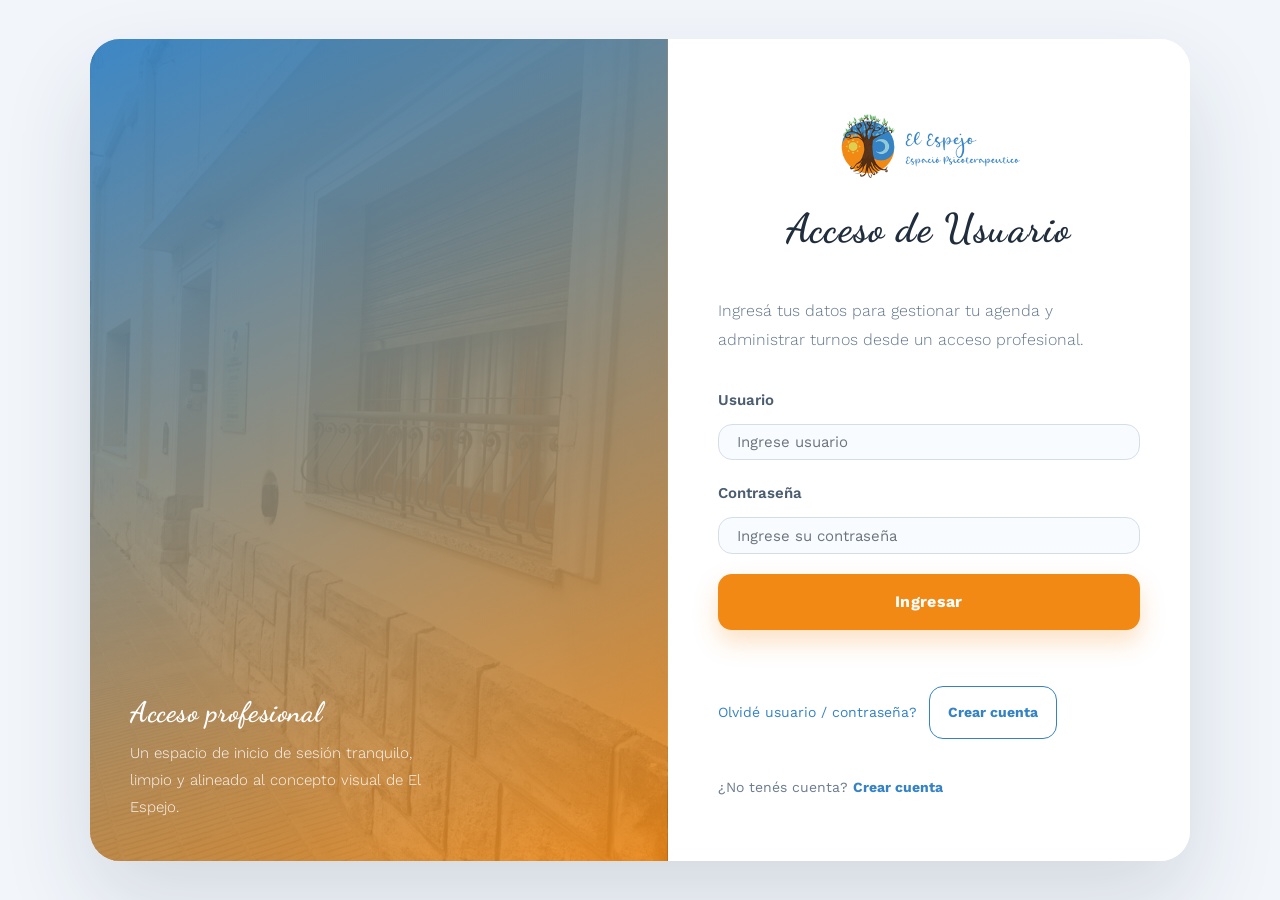
<file: login.html>
<!DOCTYPE html>
<html lang="es-AR">
<head>

  <!-- ** Basic Page Needs ** -->
  <meta charset="utf-8">
  <title>Login - El Espejo | Espacio Psicoterapéutico</title>
  <!-- Css fuentes -->
  <link rel="stylesheet" href="css/fonts.css">
  <link rel="preconnect" href="https://fonts.gstatic.com" crossorigin>
  <link href="https://fonts.googleapis.com/css2?family=Dancing+Script:wght@400;700&display=swap" rel="stylesheet">

  <!-- ** SEO & Meta ** -->
  <meta http-equiv="X-UA-Compatible" content="IE=edge">
  <meta name="description" content="Acceso para profesionales - El Espejo Espacio Psicoterapéutico">
  <meta name="keywords" content="login, profesionales, El Espejo">
  <meta name="robots" content="noindex, nofollow">
  <meta name="viewport" content="width=device-width, initial-scale=1.0, maximum-scale=5.0">
  <meta name="author" content="El Espejo - Espacio Psicoterapéutico">
  <meta name="theme-color" content="#3a7ca5">

  <!-- ** Plugins Needed for the Project ** -->
  <!-- bootstrap -->
  <link rel="stylesheet" href="plugins/bootstrap/bootstrap.min.css">
  <!-- fontawesome -->
  <link rel="stylesheet" href="plugins/fontawesome/css/all.min.css">
  <!-- animate.css -->
  <link rel="stylesheet" href="plugins/animation/animate.min.css">
  <!-- Google Fonts-->
  <link rel="preconnect" href="https://fonts.gstatic.com">
  <link href="https://fonts.googleapis.com/css2?family=Work+Sans:wght@100;200;300;400;500;600;700;800;900&display=swap" rel="stylesheet">	
  <!-- Stylesheets -->
  <link href="css/style.css" rel="stylesheet">
  <!--Favicon-->
  <link rel="icon" href="images/favicon.png" type="image/x-icon">

  <style>
    body {
      background: #f2f6fb;
      color: #1f2d3d;
      font-family: 'Work Sans', sans-serif;
    }
    .login-page {
      min-height: 100vh;
      display: flex;
      align-items: center;
      justify-content: center;
      padding: 30px 20px;
    }
    .login-card {
      width: 100%;
      max-width: 1100px;
      display: grid;
      grid-template-columns: 1.05fr 0.95fr;
      background: #ffffff;
      border-radius: 30px;
      overflow: hidden;
      box-shadow: 0 40px 90px rgba(31, 45, 64, 0.14);
    }
    .login-image {
      position: relative;
      background: linear-gradient(180deg, rgba(53, 131, 196, 0.92), rgba(242, 137, 21, 0.72)),
        url('images/slider/fachada/fachada1.jpeg');
      background-size: cover;
      background-position: center right;
      min-height: 600px;
    }
    .login-image::before {
      content: '';
      position: absolute;
      inset: 0;
      background: linear-gradient(135deg, rgba(53, 131, 196, 0.55), rgba(242, 137, 21, 0.55));
    }
    .login-image-caption {
      position: absolute;
      left: 40px;
      bottom: 40px;
      color: #ffffff;
      z-index: 2;
      max-width: 300px;
    }
    .login-image-caption h3 {
      margin: 0 0 12px;
      font-size: 28px;
      line-height: 1.15;
      letter-spacing: 0.02em;
      color: #ffffff;
    }
    .login-image-caption p {
      margin: 0;
      font-size: 15px;
      line-height: 1.8;
      color: rgba(255,255,255,0.95);
    }
    .login-panel {
      padding: 60px 50px;
      display: flex;
      flex-direction: column;
      justify-content: center;
      background: #ffffff;
    }
    .login-brand {
      display: flex;
      flex-direction: column;
      align-items: center;
      gap: 18px;
      margin-bottom: 45px;
      text-align: center;
      padding-top: 10px;
    }
    .login-brand img {
      width: 192px;
      height: auto;
    }
    .login-brand h1 {
      font-size: 40px;
      margin: 0;
      font-family: 'Dancing Script', cursive;
      letter-spacing: 0.03em;
    }
    .login-title {
      font-size: 28px;
      margin: 0 0 12px;
      letter-spacing: 0.03em;
      color: #17283b;
    }
    .login-subtitle {
      color: #62768b;
      margin-bottom: 32px;
      line-height: 1.8;
      max-width: 420px;
    }
    .login-form {
      width: 100%;
    }
    .form-group {
      margin-bottom: 20px;
    }
    .form-group label {
      display: block;
      margin-bottom: 10px;
      color: #4b5d70;
      font-weight: 600;
    }
    .form-control {
      width: 100%;
      padding: 16px 18px;
      border: 1px solid #d5dee8;
      border-radius: 14px;
      font-size: 15px;
      background: #f8fbff;
      color: #1f2d3d;
      box-shadow: none;
    }
    .form-control:focus {
      outline: none;
      border-color: #3583C4;
      box-shadow: 0 0 0 4px rgba(53, 131, 196, 0.18);
    }
    .btn-login {
      width: 100%;
      padding: 16px;
      border-radius: 14px;
      border: none;
      background: #F28915;
      color: #ffffff;
      font-size: 16px;
      font-weight: 700;
      letter-spacing: 0.02em;
      transition: background 0.25s ease;
      box-shadow: 0 12px 25px rgba(242, 137, 21, 0.25);
    }
    .btn-login:hover {
      background: #d97712;
    }
    .form-footer {
      display: flex;
      justify-content: space-between;
      align-items: center;
      margin-top: 18px;
      flex-wrap: wrap;
      gap: 12px;
    }
    .footer-links {
      display: flex;
      flex-wrap: wrap;
      gap: 12px;
      align-items: center;
    }
    .footer-links a {
      color: #3583C4;
      text-decoration: none;
      font-size: 14px;
    }
    .footer-links a:hover {
      text-decoration: underline;
    }
    .btn-outline-primary {
      display: inline-flex;
      align-items: center;
      justify-content: center;
      padding: 12px 18px;
      border-radius: 14px;
      border: 1px solid #3583C4;
      background: transparent;
      color: #3583C4;
      font-size: 14px;
      font-weight: 700;
      text-decoration: none;
      transition: background 0.25s ease, color 0.25s ease;
    }
    .btn-outline-primary:hover {
      background: rgba(53, 131, 196, 0.1);
      color: #214f73;
      text-decoration: none;
    }
    .signup-note {
      margin-top: 35px;
      font-size: 14px;
      color: #6b7c8e;
    }
    .signup-note a {
      color: #3583C4;
      font-weight: 700;
      text-decoration: none;
    }
    .signup-note a:hover {
      text-decoration: underline;
    }
    .error-message {
      margin-top: 16px;
      min-height: 22px;
      color: #d64541;
      font-weight: 600;
    }
    @media (max-width: 991px) {
      .login-card {
        grid-template-columns: 1fr;
      }
      .login-image {
        min-height: 300px;
      }
      .login-image-caption {
        left: 24px;
        bottom: 24px;
        max-width: 100%;
      }
      .login-panel {
        padding: 40px 28px;
      }
    }
    @media (max-width: 575px) {
      .login-page {
        padding: 20px 12px;
      }
      .login-panel {
        padding: 30px 20px;
      }
      .login-title {
        font-size: 24px;
      }
      .login-brand h1 {
        font-size: 28px;
      }
    }
  </style>
</head>

<body>
  <div class="login-page">
    <div class="login-card">
      <div class="login-image">
        <div class="login-image-caption">
          <h3>Acceso profesional</h3>
          <p>Un espacio de inicio de sesión tranquilo, limpio y alineado al concepto visual de El Espejo.</p>
        </div>
      </div>
      <div class="login-panel">
        <div class="login-brand">
          <img src="images/logo/EL_ESPEJO_ISOLOGO_H_320px.png" alt="El Espejo logo">
          <h1>Acceso de Usuario</h1>
        </div>
        <p class="login-subtitle">Ingresá tus datos para gestionar tu agenda y administrar turnos desde un acceso profesional.</p>
        <form action="#" method="post" id="loginForm" class="login-form">
          <div class="form-group">
            <label for="username">Usuario</label>
            <input type="text" class="form-control" id="username" name="username" placeholder="Ingrese usuario" required>
          </div>
          <div class="form-group">
            <label for="password">Contraseña</label>
            <input type="password" class="form-control" id="password" name="password" placeholder="Ingrese su contraseña" required>
          </div>
          <button type="submit" class="btn btn-login">Ingresar</button>
          <div id="errorMessage" class="error-message"></div>
          <div class="form-footer">
            <div class="footer-links">
              <a href="javascript:void(0);" onclick="openForgotModal()">Olvidé usuario / contraseña?</a>
              <a href="javascript:void(0);" class="btn-outline-primary" onclick="openSignupModal()">Crear cuenta</a>
            </div>
          </div>
        </form>
        <div class="signup-note">¿No tenés cuenta? <a href="javascript:void(0);" onclick="openSignupModal()">Crear cuenta</a></div>
      </div>
    </div>
  </div>

  <!-- jQuery -->
  <script src="plugins/jquery.min.js"></script>
  <!-- Bootstrap JS -->
  <script src="plugins/bootstrap/bootstrap.min.js"></script>
  <script>
    const ADMIN_PASSWORD = 'admin123';
    const defaultUsers = {
      'juan': { password: 'pass123' },
      'maria': { password: 'pass123' },
      'ana': { password: 'pass123' }
    };

    function loadUsers() {
      const stored = localStorage.getItem('loginUsers');
      return stored ? JSON.parse(stored) : { ...defaultUsers };
    }

    function saveUsers(users) {
      localStorage.setItem('loginUsers', JSON.stringify(users));
    }

    let users = loadUsers();

    function openSignupModal() {
      const modalHtml = `
        <div class="modal fade" id="signupModal" tabindex="-1" role="dialog" aria-hidden="true">
          <div class="modal-dialog modal-dialog-centered" role="document">
            <div class="modal-content">
              <div class="modal-header">
                <h5 class="modal-title">Crear cuenta</h5>
                <button type="button" class="close" data-dismiss="modal" aria-label="Cerrar">
                  <span aria-hidden="true">&times;</span>
                </button>
              </div>
              <div class="modal-body">
                <form id="signupForm">
                  <div class="form-group">
                    <label for="newUsername">Usuario</label>
                    <input type="text" class="form-control" id="newUsername" placeholder="Usuario" required>
                  </div>
                  <div class="form-group">
                    <label for="newPassword">Contraseña</label>
                    <input type="password" class="form-control" id="newPassword" placeholder="Contraseña" required>
                  </div>
                  <div class="form-group">
                    <label for="confirmPassword">Confirmar contraseña</label>
                    <input type="password" class="form-control" id="confirmPassword" placeholder="Confirmar contraseña" required>
                  </div>
                  <div class="form-group">
                    <label for="adminPassword">Clave de administrador</label>
                    <input type="password" class="form-control" id="adminPassword" placeholder="Clave del admin" required>
                  </div>
                  <div id="signupError" class="error-message"></div>
                </form>
              </div>
              <div class="modal-footer">
                <button type="button" class="btn btn-secondary" data-dismiss="modal">Cancelar</button>
                <button type="button" class="btn btn-login" onclick="createAccount()">Crear cuenta</button>
              </div>
            </div>
          </div>
        </div>
      `;
      document.body.insertAdjacentHTML('beforeend', modalHtml);
      $('#signupModal').modal('show').on('hidden.bs.modal', function () {
        this.remove();
      });
    }

    function openForgotModal() {
      const modalHtml = `
        <div class="modal fade" id="forgotModal" tabindex="-1" role="dialog" aria-hidden="true">
          <div class="modal-dialog modal-dialog-centered" role="document">
            <div class="modal-content">
              <div class="modal-header">
                <h5 class="modal-title">Olvidé usuario / contraseña</h5>
                <button type="button" class="close" data-dismiss="modal" aria-label="Cerrar">
                  <span aria-hidden="true">&times;</span>
                </button>
              </div>
              <div class="modal-body">
                <form id="forgotForm">
                  <div class="form-group">
                    <label for="recoverUsername">Ingrese su usuario</label>
                    <input type="text" class="form-control" id="recoverUsername" placeholder="Usuario" required>
                  </div>
                  <div class="form-group">
                    <label for="newRecoverPassword">Nueva contraseña</label>
                    <input type="password" class="form-control" id="newRecoverPassword" placeholder="Nueva contraseña" required>
                  </div>
                  <div class="form-group">
                    <label for="confirmRecoverPassword">Confirmar nueva contraseña</label>
                    <input type="password" class="form-control" id="confirmRecoverPassword" placeholder="Confirmar contraseña" required>
                  </div>
                  <div id="forgotError" class="error-message"></div>
                  <div id="forgotSuccess" style="color: #28a745; font-weight: 600; margin-top: 12px;"></div>
                </form>
              </div>
              <div class="modal-footer">
                <button type="button" class="btn btn-secondary" data-dismiss="modal">Cancelar</button>
                <button type="button" class="btn btn-login" onclick="recoverPassword()">Restablecer</button>
              </div>
            </div>
          </div>
        </div>
      `;
      document.body.insertAdjacentHTML('beforeend', modalHtml);
      $('#forgotModal').modal('show').on('hidden.bs.modal', function () {
        this.remove();
      });
    }

    function createAccount() {
      const username = document.getElementById('newUsername').value.trim();
      const password = document.getElementById('newPassword').value.trim();
      const confirmPassword = document.getElementById('confirmPassword').value.trim();
      const error = document.getElementById('signupError');
      error.textContent = '';

      const adminPassword = document.getElementById('adminPassword').value.trim();
      if (!username || !password || !confirmPassword || !adminPassword) {
        error.textContent = 'Complete todos los campos, incluida la clave de admin.';
        return;
      }
      if (password !== confirmPassword) {
        error.textContent = 'Las contraseñas no coinciden.';
        return;
      }
      if (adminPassword !== ADMIN_PASSWORD) {
        error.textContent = 'Clave de administrador incorrecta.';
        return;
      }
      if (users[username]) {
        error.textContent = 'El usuario ya existe. Elegí otro nombre.';
        return;
      }

      users[username] = { password };
      saveUsers(users);
      $('#signupModal').modal('hide');
      document.getElementById('errorMessage').textContent = 'Cuenta creada. Ya podés iniciar sesión.';
    }

    function recoverPassword() {
      const username = document.getElementById('recoverUsername').value.trim();
      const password = document.getElementById('newRecoverPassword').value.trim();
      const confirmPassword = document.getElementById('confirmRecoverPassword').value.trim();
      const error = document.getElementById('forgotError');
      const success = document.getElementById('forgotSuccess');
      error.textContent = '';
      success.textContent = '';

      if (!username || !password || !confirmPassword) {
        error.textContent = 'Complete todos los campos.';
        return;
      }
      if (!users[username]) {
        error.textContent = 'El usuario no existe.';
        return;
      }
      if (password !== confirmPassword) {
        error.textContent = 'Las contraseñas no coinciden.';
        return;
      }

      users[username].password = password;
      saveUsers(users);
      success.textContent = 'Contraseña restablecida correctamente. Usá el nuevo acceso.';
      error.textContent = '';
    }

    document.getElementById('loginForm').addEventListener('submit', function(e) {
      e.preventDefault();
      const username = document.getElementById('username').value.trim();
      const password = document.getElementById('password').value.trim();
      const errorMessage = document.getElementById('errorMessage');
      errorMessage.textContent = '';

      if (!username || !password) {
        errorMessage.textContent = 'Ingrese usuario y contraseña.';
        return;
      }

      users = loadUsers();
      if (!users[username] || users[username].password !== password) {
        errorMessage.textContent = 'Usuario o contraseña incorrectos.';
        return;
      }

      localStorage.setItem('agendaUser', username);
      window.location.href = 'agenda.html?user=' + encodeURIComponent(username);
    });
  </script>

</body>
</html>
</file>
<file: css/fonts.css>
@charset "utf-8";
/* CSS Document */
@font-face {
    font-family: 'goldie';
    src: url("../fonts/Goldie Angle.woff2") format('woff2'),
         url("../fonts/Goldie Angle.woff") format('woff');
    font-weight: normal;
    font-style: normal;


}
.titulo
{
	font-family: goldie;
	
}
</file>
<file: css/style.css>
@import url("https://fonts.googleapis.com/css?family=Roboto:400,500,700|Source+Sans+Pro:400,600,700");
body {
  line-height: 1.4;
  font-family: 'Work Sans', sans-serif;
  -webkit-font-smoothing: antialiased;
}

/*color de seleccion*/

*::selection {
    background-color: #F28915;
    color: #fff;
	
}
 
*::-moz-selection {
    background-color:#F28915;
    color: #fff;
	
}

/* fin color seleccion */

p {
  font-family: 'Work Sans', sans-serif;
  color: #848484;
  font-size: 16px;
	font-weight: 300;
}


h1, h2, h3, h4, h5, h6 {
  font-family: 'Dancing Script';
  font-weight: 700;
	font-size: 34 PX;
}

/*=== MEDIA QUERY ===*/
body {
  font-size: 15px;
  color: #777777;
  line-height: 1.8em;
  font-weight: 400;
  background: #ffffff;
  background-size: cover;
  background-repeat: no-repeat;
  background-position: center top;
  -webkit-font-smoothing: antialiased;
  font-family: 'Work Sans', sans-serif;
}

.page-wrapper {
  overflow: hidden;
}

a {
  text-decoration: none;
  cursor: pointer;
}

a:hover, a:focus, a:visited {
  text-decoration: none;
  outline: none;
}

h1, h2, h3, h4, h5, h6 {
  margin: 0px;
}

input, button, select, textarea {
  font-family: 'Work Sans', sans-serif;
}

p {
  position: relative;
  line-height: 1.8em;
}

.a-footer
{
a:link { color:#fff;  }
a:visited { color:#fff; text-decoration: none; }
a:hover { color:#fff; text-decoration: none; }
a:active { color:#fff; text-decoration: underline; }
}

.section-title h3 {
  font-size: 40px;
  line-height: 50px;
  color: #222222;
  font-weight: 300;
  font-family: 'Dancing Script';
}

.section-title span {
  color: #222222;
  font-weight: 900;
}

.section-title p {
  font-size: 15px;
  line-height: 25px;
  font-weight: 300;
  color: #777777;
  font-family: 'Work Sans', sans-serif;
}

.strike-through {
  text-decoration: line-through;
}

.auto-container {
  position: static;
  max-width: 1200px;
  padding: 0px 15px;
  margin: 0 auto;
}

.small-container {
  max-width: 680px;
  margin: 0 auto;
}

.page-wrapper {
  position: relative;
  margin: 0 auto;
  width: 100%;
  min-width: 300px;
}

li {
  list-style: none;
  padding: 0px;
  margin: 0px;
}

.anim-3, .anim-3-all * {
  transition: all 0.3s ease;
  -moz-transition: all 0.3s ease;
  -webkit-transition: all 0.3s ease;
  -ms-transition: all 0.3s ease;
  -o-transition: all 0.3s ease;
}

.anim-5, .anim-5-all * {
  transition: all 0.5s ease;
  -moz-transition: all 0.5s ease;
  -webkit-transition: all 0.5s ease;
  -ms-transition: all 0.5s ease;
  -o-transition: all 0.5s ease;
}

.anim-7, .anim-7-all * {
  transition: all 0.7s ease;
  -moz-transition: all 0.7s ease;
  -webkit-transition: all 0.7s ease;
  -ms-transition: all 0.7s ease;
  -o-transition: all 0.7s ease;
}

.btn-style-one {
  font-size: 14px;
  font-weight: 400;
  color: #ffffff;
  line-height: 27px;
  padding: 8px 36px;
  background: #F28915;
  border: 1px solid #3583C4;
  display: inline-block;
  text-transform: uppercase;
  font-family: 'Work Sans', sans-serif;
  transition: all 0.5s ease;
  -moz-transition: all 0.5s ease;
  -webkit-transition: all 0.5s ease;
  -ms-transition: all 0.5s ease;
  -o-transition: all 0.5s ease;
}

.btn-style-one:hover {
  color: #FFFFFF;
  border: 2px dashed #ffffff;
  background: #3583C4;
  transition: all 0.5s ease;
  -moz-transition: all 0.5s ease;
  -webkit-transition: all 0.5s ease;
  -ms-transition: all 0.5s ease;
  -o-transition: all 0.5s ease;
	font-weight: 600;
}

.btn-style-two {
  font-size: 14px;
  font-weight: 600;
  color: #222222;
  line-height: 27px;
  padding: 8px 36px;
  background: #f4f4f4;
  border: 1px solid #ececec;
  display: inline-block;
  text-transform: uppercase;
  font-family: 'Work Sans', sans-serif;
  transition: all 0.5s ease;
  -moz-transition: all 0.5s ease;
  -webkit-transition: all 0.5s ease;
  -ms-transition: all 0.5s ease;
  -o-transition: all 0.5s ease;
}

.btn-style-two:hover {
  color: #ffffff;
  border: 1px solid #3583C4;
  background: #3583C4;
  transition: all 0.5s ease;
  -moz-transition: all 0.5s ease;
  -webkit-transition: all 0.5s ease;
  -ms-transition: all 0.5s ease;
  -o-transition: all 0.5s ease;
}

.section {
  padding: 100px 0;
}

.pb-0 {
  padding-bottom: 0 !important;
}

.pt-0 {
  padding-top: 0 !important;
}

.p-0 {
  padding: 0 !important;
}

.bg-gray {
  background: #fafafa;
}

.logo {
  display: inline-block;
}

.single-page-header {
  background-image: url("../images/about/about-header.jpg");
  background-size: cover;
  padding: 140px 0 70px;
  text-align: center;
  color: #fff;
  position: relative;
}

.single-page-header:before {
  background: rgba(0, 0, 0, 0);
  position: absolute;
  content: '';
  top: 0;
  right: 0;
  left: 0;
  bottom: 0;
  display: none;
}

.header-top {
  background: #ffffff;
  border-bottom: 1px solid #ececec;
}

.header-top .top-left h6 {
	font-size: 20px;
	line-height: 26px;
	color: #777777;
	font-weight: 400;
	padding: 14px 0px;
	font-family: 'Dancing Script';
}

.header-top .top-left .contact-links li {
  display: inline-block;
  font-size: 15px;
  font-weight: 400;
  line-height: 26px;
  color: #b2b2b7;
  margin-right: 40px;
  font-family: 'Open Sans', sans-serif;
}

.header-top .top-right .social-links {
  position: relative;
  display: inline-block;
  margin-bottom: 0px;
}

@media (max-width: 767px) {
  .header-top .top-right .social-links {
    padding-left: 0;
  }
}

.header-top .top-right .social-links li {
  display: inline-block;
}

.header-top .top-right .social-links li i {
  width: 40px;
  height: 40px;
  line-height: 40px;
  margin: -1px;
  font-size: 16px;
  color: #3583C4;
  text-align: center;
  border: 1px solid #ececec;
  transition: .3s;
}

.header-top .top-right .social-links li:hover i {
  color: #f28915;
  border-color: #F28915;
}

.header-uper {
  padding: 40px 0px;
}

.header-uper .contact-info {
  float: left;
}

@media (max-width: 991px) {
  .header-uper .contact-info {
    text-align: center;
  }
  .header-uper .contact-info .item {
    margin: 0 20px;
  }
}

.header-uper .contact-info .item {
  position: relative;
  display: inline-block;
  padding-left: 70px;
  margin-right: 40px;
}

.header-uper .contact-info .item .icon-box {
  position: absolute;
  top: 0px;
  left: 0px;
  width: 53px;
  height: 53px;
  border-radius: 50%;
  text-align: center;
  line-height: 57px;
  border: 1px solid #3583C4;
}

.header-uper .contact-info .item .icon-box i:before {
  color: #3583C4;
  font-size: 22px;
}

.header-uper .contact-info .item strong {
  font-size: 26px;
  line-height: 26px;
  font-weight: 700;
  color: #222222;
  text-transform: capitalize;
  font-family: 'Dancing Script';
}

.header-uper .contact-info .item span {
  font-size: 15px;
  line-height: 26px;
  font-weight: 200;
  color: #777777;
  font-family: 'Work Sans', sans-serif;
}

.header-uper .right-side .link-btn {
  margin-left: 20px;
  margin-top: 5px;
}

.navbar {
  margin-bottom: 0;
  background: #3583C4;
  border: none;
  border-radius: 0;
}

@media (max-width: 991px) {
  .navbar .navbar-nav {
    padding: 15px 0;
  }
}

.navbar .navbar-nav li > .nav-link {
  font-family: 'Work Sans', sans-serif;
  font-size: 17px;
  color: #fff;
  text-transform: uppercase;
  white-space: nowrap;
  padding: 13px 18px !important;
  transition: .3s;
}

@media (max-width: 991px) {
  .navbar .navbar-nav li > .nav-link {
    padding: 6px 18px !important;
    text-align: center;
  }
}

.navbar .navbar-nav li > .nav-link:hover {
  color: #fff;
  opacity: .7;
}

.navbar .navbar-nav li.active > a {
  background:  transparent;
  font-weight: 800;
  text-decoration: none;
}

.navbar .navbar-nav li.active > a:hover {
  background: transparent;
}

.dropdown-toggle::after {
  border: 0;
  margin-left: 6px;
  vertical-align: 1px;
  content: "\f078";
  font-family: "Font Awesome 5 Free";
  font-weight: bold;
  font-size: 11px;
  width: auto;
}

@media (min-width: 1200px) {
  .navbar .dropdown-menu {
    display: block;
    transition: 0.2s;
    left: 50%;
    -webkit-transform: translateX(-50%);
            transform: translateX(-50%);
    border-radius: 0;
    border: 0;
    background-color: white;
    z-index: 1;
    opacity: 0;
    visibility: hidden;
  }
  .navbar .dropdown-menu .dropdown-item {
    padding-top: 5px;
    padding-bottom: 5px;
  }
  .navbar .dropdown:hover > .dropdown-menu {
    opacity: 1;
    visibility: visible;
    margin-top: 8px;
  }
}

.dropdown-menu {
  padding: 0 20px 0 5px;
  min-width: auto;
}

@media (max-width: 991px) {
  .dropdown-menu {
    padding: 0;
  }
}

.dropdown-menu li:first-child {
  margin-top: 10px;
}

.dropdown-menu li:last-child {
  margin-bottom: 10px;
}

.dropdown-menu .dropdown-item {
  color: #333;
  font-size: 16px;
  transition: .3s;
}

.dropdown-menu .dropdown-item:focus, .dropdown-menu .dropdown-item:hover, .dropdown-menu .dropdown-item.active, .dropdown-menu .dropdown-item:active {
  background-color: transparent;
  color: #333;
}

.dropdown-menu .dropdown-item.active {
  text-decoration: underline;
  font-weight: 500;
}

.dropdown-menu .dropdown-item:hover {
  opacity: .7;
}

.dropdown-submenu a.dropdown-toggle {
  color: #333;
}

.dropdown-submenu a.dropdown-toggle::after {
  margin-left: 7px;
  vertical-align: .255em !important;
  -webkit-transform: scale(1.3);
          transform: scale(1.3);
}

.dropdown-submenu .dropdown-menu {
  -webkit-transform: initial;
          transform: initial;
  top: -15px;
}

@media (max-width: 991px) {
  .dropdown-submenu .dropdown-menu {
    margin: 0 10px !important;
  }
}

.dropdown-submenu.dropright .dropdown-menu {
  left: calc(100% + 10px);
  margin-left: 0;
}

.dropdown-submenu.dropleft .dropdown-menu {
  left: auto;
  right: 100%;
  margin-right: 0;
}

@media (max-width: 991px) {
  .dropdown-item {
    text-align: center;
  }
}

.navbar-dark .navbar-toggler {
  color: rgba(255, 255, 255, 0.5);
  border-color: #cef4f7;
  border-radius: 0;
  padding-left: 8px;
  padding-right: 8px;
  margin: 6px auto;
}

button:focus {
  outline: 0;
}

.accordion-section .accordion-holder {
  margin-top: 60px;
}

.accordion-section .accordion-holder .card {
  box-shadow: none;
  border-radius: 0;
  margin-bottom: 10px;
  border-bottom: 1px solid rgba(0, 0, 0, 0.125);
}

.accordion-section .accordion-holder .card .card-header {
  background: #fff;
  padding: 0;
  border-radius: 0;
}

.accordion-section .accordion-holder .card .card-header .card-title {
  margin-bottom: 0;
}

.accordion-section .accordion-holder .card .card-header h4 {
  position: relative;
}

.accordion-section .accordion-holder .card .card-header h4 a {
  font-weight: bold;
  font-family: 'Work Sans', sans-serif;
  font-size: 20px;
  display: block;
  background: #3583C4;
  color: #fff;
  padding: 20px 30px;
  transition: all .3s ease;
}

.accordion-section .accordion-holder .card .card-header h4 a:before {
  content: '\f077';
  position: absolute;
  right: 20px;
  font-family: "Font Awesome 5 Free";
  font-weight: bold;
}

.accordion-section .accordion-holder .card .card-header h4 a.collapsed {
  background: #fff;
  color: #000;
}

.accordion-section .accordion-holder .card .card-header h4 a.collapsed:before {
  content: '\f078';
  position: absolute;
  font-family: "Font Awesome 5 Free";
  font-weight: bold;
}

.accordion-section .accordion-holder .card .card-header h4 a.collapsed:hover {
  color: #3583C4;
}

.accordion-section .accordion-holder .card .card-body {
  padding: 20px 30px;
}

.hero-slider {
  height: 80vh;
}

.hero-slider .slider-item {
  height: 80vh;
  display: flex !important;
  justify-content: center;
  align-items: center;
  background-repeat: no-repeat;
  background-position: center;
  background-size: cover;
  position: relative;
}

.hero-slider .slider-item:focus {
  outline: 0;
}

.hero-slider .slider-item:before {
  position: absolute;
  background: rgba(0, 0, 0, 0);
  content: '';
  top: 0;
  height: 100%;
  width: 100%;
  display: none;
}

.hero-slider .content {
  position: relative;
  z-index: 2;
}

.hero-slider .content.style h2 {
  font-size: 60px;
}

@media (max-width: 767px) {
  .hero-slider .content.style h2 {
    font-size: 30px;
  }
}

.hero-slider .content.style .offer-text {
  letter-spacing: 7px;
  font-size: 15px;
  margin-bottom: 5px;
}

.hero-slider .content.style .tag-text {
  font-size: 20px;
  font-weight: normal;
}

.hero-slider .content.style .btn-main {
  border-radius: 3px;
  padding: 16px 50px;
  font-weight: 700;
}

.hero-slider .content h2 {
  font-size: 35px;
  text-transform: capitalize;
  font-weight: 600;
  font-family: 'Work Sans', sans-serif;
  color: #fff;
}

.hero-slider .content p {
  font-size: 26px;
  color: #fff;
}

.hero-slider .content .btn-white {
  background: transparent;
  text-transform: none;
  letter-spacing: 1px;
  color: #fff;
  border: 1px solid #fff;
  transition: all .3s ease;
}

.hero-slider .content .btn-white:hover {
  background: #fff;
  color: #000;
}

.hero-slider .slick-dots {
  bottom: 20px;
}

.hero-slider .slick-dots li {
  margin: 0 3px;
}

.hero-slider .slick-dots li button:before {
  font-size: 15px;
}

.hero-slider .slick-dots li.slick-active button:before {
  color: #fff;
}

.hero-slider .slick-prev {
  left: 20px;
  z-index: 100;
}

.hero-slider .slick-prev:before {
  content: '\f053';
  font-family: "Font Awesome 5 Free";
  font-weight: bold;
}

.hero-slider .slick-next {
  right: 20px;
  z-index: 100;
}

.hero-slider .slick-next:before {
  content: '\f054';
  font-family: "Font Awesome 5 Free";
  font-weight: bold;
}

.slick-dotted.slick-slider {
  margin-bottom: 0 !important;
}

.cta {
  padding: 40px 0;
}

.cta .cta-block {
  border-radius: 4px;
  overflow: hidden;
}

.cta .cta-block .emmergency {
  background: #3583C4;
}

.cta .cta-block .emmergency a {
  color: #fff;
  font-size: 30px;
}

.cta .cta-block .emmergency p {
  padding-top: 20px;
}

.cta .cta-block .top-doctor {
  background: #F28915;
}

.cta .cta-block .top-doctor .btn-main {
  margin-top: 10px;
  color: #fff;
  border: 1px solid #fff;
  padding: 10px 20px;
  transition: all .3s ease;
}

.cta .cta-block .top-doctor .btn-main:hover {
  background: #fff;
  color: #3583C4;
}

.cta .cta-block .working-time {
  background: #6AC2DD;
}

.cta .cta-block .working-time ul {
  margin: 0;
  padding: 0;
}

.cta .cta-block .working-time ul li {
  color: #fff;
  text-transform: none;
  letter-spacing: 2px;
  padding: 5px 0;
}

.cta .cta-block .working-time ul li span {
  float: right;
}

.cta .cta-block .working-time ul li:not(:last-child) {
  border-bottom: 1px solid #fff;
}

.cta .cta-block .item {
  padding: 45px 30px;
}

.cta .cta-block .item i, .cta .cta-block .item h2, .cta .cta-block .item p {
  transition: all .2s ease;
  color: #fff;
	/*font-family: 'Goldie';*/
}

.cta .cta-block .item i {
  font-size: 30px;
  margin-bottom: 20px;
}

.cta .cta-block .item h2 {
  font-weight: 600;
  text-transform: none;
  letter-spacing: 1px;
  font-size: 25px;
  margin-bottom: 30px;
}

.cta .cta-block .item p {
  font-size: 16px;
  line-height: 25px;
}

.map {
  position: relative;
}

.map #map {
  height: 400px;
  color: white;
}

.contact .contact-form .form-control {
  margin-bottom: 30px;
	font-family: 'Dancing Script';
	font-size: 25px;
}

.contact .address-block .media {
  display: flex;
}

@media (max-width: 767px) {
  .contact .address-block .media {
    flex-wrap: wrap;
    text-align: center;
  }
  .contact .address-block .media:last-child {
    margin-bottom: 30px;
  }
}

.contact .address-block .media i {
  color: #3583C4;
  font-size: 30px;
  margin-right: 35px;
  width: 40px;
  display: block;
}

@media (max-width: 767px) {
  .contact .address-block .media i {
    flex-basis: 100%;
    margin-right: 0;
    margin-bottom: 30px;
  }
}

.contact .address-block .media .media-body h3 {
  font-size: 24px;
  margin-bottom: 15px;
}

.contact .address-block .media .media-body p {
  line-height: 25px;
}

.contact .address-block .media:not(:last-child) {
  margin-bottom: 20px;
}

.form-control {
  box-shadow: none;
  border-radius: 0;
  padding: 15px 20px;
  font-size: 14px;
}

.form-control:focus {
  box-shadow: none;
  border: 1px solid #3583C4;
}

.form-control.main {
  padding: 20px;
}

.feature-section {
  position: relative;
}

.feature-section .image-content .section-title {
  margin-bottom: 20px;
}

.feature-section .image-content .section-title h3 {
  position: relative;
  padding-bottom: 15px;
  font-weight: 300;
  font-family: 'Dancing Script';
}

.feature-section .image-content .section-title p {
  margin-bottom: 40px;
}

.feature-section .image-content .item {
  position: relative;
  margin-top: 40px;
  padding: 0 30px;
}

@media (max-width: 767px) {
  .feature-section .image-content .item {
    padding: 0;
  }
}

.feature-section .image-content .icon-box {
  height: 50px;
  margin-bottom: 20px;
}

.feature-section .image-content .item h3 {
  font-size: 30px;
  line-height: 30px;
  font-weight: 600;
  text-transform:none;
  color: #222222;
  font-family: 'Dancing Script';
}

.feature-section .image-content .item p {
  font-size: 15px;
  line-height: 28px;
}

.feature-section .contact-info .item {
  position: relative;
  display: inline-block;
  margin: -2px;
  padding: 22px 67px 20px 105px;
}

.feature-section .contact-info .item:nth-child(1) {
  background: #8383d1;
}

.feature-section .contact-info .item:nth-child(2) {
  background: #7491ce;
}

.feature-section .contact-info .item:nth-child(3) {
  background: #6fb4d0;
}

.feature-section .contact-info .icon-box {
  position: absolute;
  top: 40px;
  left: 45px;
}

.feature-section .contact-info i:before {
  font-size: 30px;
  color: #ffffff;
}

.feature-section .contact-info h6 {
  font-size: 22px;
  line-height: 30px;
  font-weight: 600;
  color: #ffffff;
  font-family: 'Work Sans', sans-serif;
}

.feature-section .contact-info p {
  font-size: 15px;
  line-height: 28px;
  font-weight: 600;
  color: #ffffff;
  font-family: 'Work Sans', sans-serif;
}

.feature-section.style-two {
  position: relative;
  padding: 0px;
  margin-top: -56px;
  margin-bottom: -50px;
  z-index: 11;
}

.service-tab-section {
  position: relative;
}

.service-tab-section .outer-box {
  position: relative;
  z-index: 1;
}

.tabs .nav-tabs > li,
.tabs .nav-pills > li {
  margin-bottom: 10px;
}

.tabs .nav-tabs {
  text-align: center;
  border-bottom: 0;
  margin-bottom: 20px;
}

.tabs .nav-tabs li:not(:last-child) {
  margin-right: 10px;
}

.tabs .nav-tabs li a {
  text-transform: capitalize;
  font-size: 20px;
  padding: 10px 25px;
  font-weight: 600;
  color: #4d4d4d;
  font-family: 'Work Sans', sans-serif;
  border: 2px solid #3583C4;
  border-radius: 0;
  transition: all .3s ease;
}

.tabs .nav-tabs li a.active, .tabs .nav-tabs li a:hover {
  color: #fff;
  background: #3583C4;
  border: 2px solid #3583C4;
}

.tab-content {
  position: relative;
  float: left;
  width: 100%;
  z-index: 99;
}

.service-box {
  position: relative;
  width: 100%;
}

.service-box img {
  border-radius: 14px;
  width: 100%;
  box-shadow: 0px 0px 20px -5px rgba(0, 0, 0, 0.2);
}

.service-box .contents {
  margin-left: 30px;
}

@media (max-width: 991px) {
  .service-box .contents {
    margin-left: 0;
    margin-top: 50px;
  }
}

.service-box .contents .btn-style-one {
  margin-top: 20px;
}

.service-box .section-title h3 {
  position: relative;
  font-size: 32px;
  line-height: 42px;
  font-weight: 700;
  padding-bottom: 20px;
  margin-bottom: 45px;
  color: #000;
  text-transform: None;
}

.service-box .section-title h3:before {
  position: absolute;
  left: 0px;
  content: '';
  bottom: 0px;
  background: #333333;
  height: 1px;
  width: 55px;
}

.service-box .text {
  position: relative;
  margin-bottom: 15px;
}

.service-box .text p {
  font-size: 15px;
  line-height: 26px;
  font-weight: 500;
  padding-top: 5px;
}

.service-box .icon-box {
  position: absolute;
  top: 0px;
  left: -5px;
}

.service-box .content-list {
  padding-left: 0;
}

.service-box .content-list li {
  font-size: 15px;
  line-height: 26px;
  font-weight: 500;
  padding: 4px 0px;
  padding-left: 27px;
  list-style: none;
  position: relative;
}

.service-box .content-list li i {
  position: absolute;
  left: 0;
  top: 9px;
}

.service-section {
  position: relative;
}

.service-section .section-title h3 {
  position: relative;
  padding-bottom: 15px;
}

.service-section .section-title p {
  font-size: 15px;
  line-height: 26px;
  color: #777777;
  font-weight: 400;
}

.service-section .items-container {
  margin-top: 30px;
}

.service-section .items-container .slick-prev:before,
.service-section .items-container .slick-next:before {
  font-size: 25px;
  color: #3583C4;
}

.service-section .items-container .item {
  margin: 10px 15px;
  outline: 0;
}

@media screen and (max-width: 525px) {
  .service-section .items-container .item {
    margin: 10px 5px;
  }
}

.service-section .inner-box {
  position: relative;
  border-radius: 5px 5px 0px 0px;
  box-shadow: 0 0 20px #f1f1f1;
}

.service-section .inner-box .img_holder img {
  width: 100%;
  border-radius: 5px;
}

.service-section .inner-box .image-content {
  padding: 38px 30px;
  background: #fff;
}

.service-section .inner-box .image-content span {
  font-size: 15px;
  line-height: 26px;
  font-weight: 400;
  color: #777777;
  letter-spacing: .5px;
}

.service-section .inner-box .image-content h6 {
  font-size: 18px;
  line-height: 28px;
  font-weight: 600;
  color: #222222;
  padding-top: 6px;
  padding-bottom: 8px;
  text-transform: none;
}

.service-section .inner-box .image-content p {
  font-size: 15px;
  line-height: 26px;
  font-weight: 400;
  color: #777777;
  margin-bottom: 0;
}

.service-two .left-side {
  padding: 140px 0px;
}

.service-two .left-side .section-title h3 {
  position: relative;
  padding-bottom: 15px;
  margin-bottom: 22px;
}

.service-two .left-side .section-title h3:before {
  position: absolute;
  content: '';
  background: #ececec;
  bottom: 0px;
  left: 0px;
  height: 1px;
  width: 240px;
}

.service-two .left-side .section-title h3:after {
  position: absolute;
  content: '';
  background: #3583C4;
  bottom: 0px;
  left: 0px;
  height: 1px;
  width: 50px;
}

.service-two .left-side .section-title p {
  font-size: 15px;
  line-height: 26px;
  color: #777777;
  font-weight: 400;
  padding-bottom: 40px;
}

.service-two .social-links {
  margin-bottom: 50px;
}

.service-two .social-links li {
  position: relative;
  display: inline-block;
  width: 170px;
  margin-right: 40px;
}

.service-two .social-links li .icon-box {
  width: 95px;
  height: 95px;
  line-height: 95px;
  border-radius: 50%;
  text-align: center;
  margin-bottom: 20px;
  border: 1px solid #dfdfdf;
}

.service-two .social-links li .icon-box i:before {
  font-size: 35px;
  color: #222222;
}

.service-two .social-links li .border-shep {
  position: absolute;
  content: '';
  top: 50px;
  right: 0px;
  background: #cdcdcd;
  height: 1px;
  width: 20px;
}

.service-two .social-links li h6 {
  font-size: 16px;
  line-height: 28px;
  color: #222222;
  font-weight: 400;
  padding-bottom: 5px;
  letter-spacing: .5px;
}

.service-two .link-buttons li {
  display: inline-block;
  color: #777777;
  font-size: 18px;
  font-weight: 400;
}

.service-two .link-buttons li.link-btn a {
  font-size: 14px;
  line-height: 26px;
  font-weight: 600;
  text-transform: none;
  color: #ffffff;
  height: 45px;
  padding: 0px 35px;
  line-height: 45px;
}

.service-two .link-buttons li.link-btn.style-one {
  background: #3583C4;
  transition: all 500ms ease;
}

.service-two .link-buttons li.link-btn.style-one:hover {
  background: #7b64cb;
  transition: all 500ms ease;
}

.service-two .link-buttons li.or-background {
  margin: 0px 20px;
}

.service-two .link-buttons li.link-btn.style-two {
  background: #7b64cb;
  transition: all 500ms ease;
}

.service-two .link-buttons li.link-btn.style-two:hover {
  background: #3583C4;
  transition: all 500ms ease;
}

.service-two .image-box img {
  width: 100%;
  margin-top: 28px;
}

.service-details {
  padding: 120px 0px;
}

.service-details .left-side {
  margin-right: 40px;
}

.service-details .left-side .image-holder .image-box {
  margin-bottom: 40px;
}

.service-details .left-side .image-holder img {
  width: 100%;
}

.service-details .left-side .text-title h6 {
  font-size: 20px;
  line-height: 30px;
  font-weight: 600;
  color: #222222;
  padding: 10px 0px;
  text-transform: none;
}

.service-details .left-side .links-btn a {
  font-size: 14px;
  line-height: 26px;
  font-weight: 700;
  color: #222222;
  padding: 11px 32px;
  display: inline-block;
  border-radius: 5px;
  margin-left: 10px;
  border: 1px solid #ececec;
  text-transform: none;
}

.service-details .left-side .links-btn a i {
  font-size: 14px;
  margin-right: 10px;
}

.service-details .left-side .text p {
  font-size: 15px;
  line-height: 30px;
  font-weight: 400;
  color: #777777;
  padding-top: 30px;
  letter-spacing: 0.3px;
}

.service-details .left-side .image-text {
  margin-top: 40px;
  margin-bottom: 10px;
}

.service-details .left-side .image-text h6 {
  position: relative;
  font-size: 22px;
  font-weight: 700;
  color: #222222;
  line-height: 30px;
  padding-bottom: 15px;
  margin-bottom: 15px;
}

.service-details .left-side .image-text h6:before {
  position: absolute;
  content: '';
  background: #e0e0e0;
  bottom: 0px;
  left: 0;
  height: 1px;
  width: 50px;
}

.service-details .left-side .image-text p {
  font-size: 15px;
  line-height: 30px;
  font-weight: 400;
  color: #777777;
  margin-bottom: 0px;
}

.accordion-box {
  margin-top: 40px;
}

.accordion-box .accordion {
  position: relative;
  margin-bottom: 20px;
  box-shadow: 0 0 20px #f1f1f1;
}

.accordion-box .accordion .accord-btn {
  position: relative;
  cursor: pointer;
  padding: 20px;
  background: #fafafa;
  transition: all 500ms ease;
}

.accordion-box .accordion .accord-btn h6 {
  font-size: 15px;
  font-weight: 400;
  color: #222222;
  line-height: 26px;
  transition: all 500ms ease;
}

.accordion-box .accordion .accord-btn::after {
  position: absolute;
  color: #777777;
  content: "\f107";
  font-size: 17px;
  font-weight: 400;
  line-height: 24px;
  top: 20px;
  right: 20px;
  width: 26px;
  text-align: center;
  height: 26px;
  border-radius: 25px;
  font-family: 'FontAwesome';
  transition: all 500ms ease 0s;
}

.accordion-box .accordion .accord-btn.active {
  background: #f4f4f4;
  transition: all 500ms ease;
}

.accordion-box .accordion .accord-btn.active h6 {
  font-weight: 700;
  transition: all 500ms ease;
}

.accordion-box .accordion .accord-btn.active:after {
  content: "\f106";
  color: #012f5d;
  transition: all 500ms ease 0s;
}

.accordion-box .accordion .accord-content {
  position: relative;
  display: none;
  padding-left: 20px;
  padding-right: 50px;
}

.accordion-box .accordion .accord-content.collapsed {
  display: block;
}

.accordion-box .accordion .accord-content p {
  font-size: 15px;
  line-height: 26px;
  font-weight: 400;
  color: #777777;
  padding: 20px 0px;
}

.service-details .right-side {
  margin-left: -30px;
}

.service-details .right-side .categori-list {
  margin-top: 25px;
}

.service-details .right-side .categori-list li {
  transition: all 500ms ease 0s;
}

.service-details .right-side .categori-list li:hover {
  transition: all 500ms ease 0s;
  background: linear-gradient(to right, rgba(122, 102, 203, 0.8) 0%, rgba(72, 189, 197, 0.74) 100%);
}

.service-details .right-side .categori-list li a {
  font-size: 17px;
  line-height: 28px;
  font-weight: 400;
  color: #222222;
  display: inline-block;
  padding: 20px 30px;
  width: 100%;
  border: 1px solid #ececec;
}

.service-details .right-side .categori-list li i:before {
  margin-top: 8px;
  margin-right: 10px;
  color: #334d5e;
}

.service-details .right-side .categori-list li:hover a,
.service-details .right-side .categori-list li:hover i:before {
  color: #ffffff;
  transition: all 500ms ease 0s;
}

.service-details .service-testimonials {
  margin-top: 65px;
  margin-bottom: 60px;
}

.service-details .service-testimonials .text-title h6 {
  margin-bottom: 30px;
}

.service-details .service-testimonials .item {
  padding: 40px 17px;
  border: 2px solid #e5e5e5;
}

.service-details .service-testimonials .text p {
  font-size: 15px;
  font-weight: 400;
  line-height: 26px;
  color: #777777;
  padding-top: 15px;
}

.service-details .service-testimonials strong {
  font-size: 14px;
  line-height: 26px;
  color: #222222;
  font-weight: 900;
  text-transform: none;
}

.service-details .service-testimonials .image img {
  display: inline-block;
}

.service-details .service-testimonials .owl-theme .owl-controls {
  display: none;
}

.service-details .contact-links {
  padding: 50px 30px;
  border: 2px solid #e5e5e5;
}

.service-details .contact-links .text-title h6 {
  margin-bottom: 30px;
}

.service-details .contact-text .item {
  position: relative;
  padding-left: 65px;
  margin-bottom: 20px;
}

.service-details .contact-text .item:last-child {
  margin-bottom: 0px;
}

.service-details .contact-text .item .icon-box {
  position: absolute;
  top: 0px;
  left: 0px;
  width: 50px;
  height: 50px;
  line-height: 50px;
  text-align: center;
  background: #f2f2f2;
}

.service-details .contact-text .item i:before {
  font-size: 20px;
  color: #53c0c8;
}

.service-details .contact-text .item p {
  font-size: 15px;
  line-height: 26px;
  font-weight: 400;
  color: #777777;
  margin-bottom: 0px;
}

.service-overview .content-block h2 {
  font-size: 40px;
  color: #000;
  text-transform: none;
  font-family: 'Work Sans', sans-serif;
  font-weight: bold;
  margin-bottom: 40px;
  position: relative;
}

.service-overview .content-block h2:before {
  position: absolute;
  width: 50px;
  height: 1px;
  content: '';
  bottom: -10px;
  background: #3583C4;
}

.service-overview .content-block p {
  font-size: 16px;
  margin-bottom: 30px;
}

.service-overview .content-block ul {
  padding-left: 0;
  padding-bottom: 20px;
}

.service-overview .content-block ul li {
  text-transform: capitalize;
  font-weight: bold;
  font-size: 16px;
}

.service-overview .content-block ul li i {
  margin-right: 10px;
}

.service-overview .content-block ul li:not(:last-child) {
  margin-bottom: 5px;
}

.service-overview .accordion-holder {
  margin-top: 0;
}

.team-section {
  position: relative;
  background: #ffffff;
  z-index: 1;
}

.team-section .section-title h3 {
  position: relative;
  padding-bottom: 30px;
}

.team-section .section-title p {
  font-size: 15px;
  line-height: 26px;
  color: #777777;
  font-weight: 400;
  padding-bottom: 30px;
}

.team-section .team-member {
  margin-top: 30px;
  border-radius: 10px;
  overflow: hidden;
  box-shadow: 0px 0px 20px -5px rgba(0, 0, 0, 0.2);
  display: flex;
  flex-direction: column;
  width: 100%;
}

.team-section .team-member img {
  width: 100%;
  height: 360px;
  object-fit: cover;
  object-position: center top;
}

.team-section .team-member .contents {
  background: #fff;
  padding: 35px 10px;
  min-height: 245px;
  flex: 1;
}

.team-section .team-member .contents h4 {
  text-transform: none;
  letter-spacing: 1px;
  margin-bottom: 20px;
  color: #000;
  position: relative;
}

.team-section .team-member .contents h4:before {
  position: absolute;
  content: '';
  width: 30px;
  height: 1px;
  background: #777777;
  bottom: -8px;
  left: 50%;
  -webkit-transform: translateX(-50%);
          transform: translateX(-50%);
}

.team-section .team-member .contents .btn-main {
  background: #fff;
  text-transform: none;
  color: #3583C4;
  padding: 10px 25px;
  border: 1px solid #3583C4;
  transition: all .2s ease-in;
}

.team-section .team-member .contents .btn-main:hover {
  background: #3583C4;
  color: #fff;
}

.team-members .team-person {
  margin-top: 30px;
}

.team-members .team-person img {
  border-radius: 5px;
  width: 100%;
}

.team-members .team-person h6 {
  margin-top: 20px;
  font-size: 20px;
  text-transform: none;
  color: #000;
}

.team-members .team-person p {
  font-weight: bold;
  letter-spacing: 1px;
  text-transform: none;
  font-size: 14px;
  font-family: 'Work Sans', sans-serif;
}

.testimonial-section {
  position: relative;
  background-size: cover !important;
  padding: 110px 0px;
  background-repeat: no-repeat !important;
}

.testimonial-section:before {
  position: absolute;
  top: 0px;
  left: 0px;
  content: '';
  width: 100%;
  height: 100%;
  background: rgba(72, 189, 197, 0.7);
}

.testimonial-section .section-title h3 {
  position: relative;
  padding-bottom: 30px;
  color: #ffffff;
}

.testimonial-section .section-title h3 span {
  color: #ffffff;
}

.testimonial-section .testimonial-carousel .slide-item {
  outline: 0;
}

.testimonial-section .testimonial-carousel .slick-dots li button:before {
  font-size: 15px;
  color: #fff;
}

.testimonial-section .inner-box {
  position: relative;
  padding: 80px 30px 35px;
  background: #fff;
  margin-top: 50px;
  margin-bottom: 20px;
  margin-left: 15px;
  margin-right: 15px;
  border-radius: 10px;
  box-shadow: 0px 0px 10px -2px rgba(0, 0, 0, 0.2);
}

@media screen and (max-width: 525px) {
  .testimonial-section .inner-box {
    margin-left: 5px;
    margin-right: 5px;
  }
}

.testimonial-section .inner-box h6 {
  position: relative;
  font-size: 18px;
  line-height: 26px;
  font-weight: 600;
  color: #000;
  padding-bottom: 15px;
  text-transform: none;
  font-weight: normal;
}

.testimonial-section .inner-box p {
  font-size: 15px;
  line-height: 24px;
  font-weight: 400;
  color: #1a1a1a;
}

.testimonial-section .inner-box .image-box {
  position: absolute;
  top: -45px;
  left: 50%;
  -webkit-transform: translateX(-50%);
          transform: translateX(-50%);
  border-radius: 50%;
  border: 5px solid #fff;
}

.testimonial-section .inner-box .image-box img {
  width: 90px;
  height: 90px;
  border-radius: 50%;
}

.blog-section .section-title h3 {
  position: relative;
  font-size: 36px;
}

.blog-section .blog-side {
  margin-right: -30px;
}

.blog-section .item-holder {
  position: relative;
  margin-top: 60px;
}

.blog-section .image-box {
  position: relative;
  display: table-cell;
}

.blog-section .content-text {
  position: relative;
  display: table-cell;
  vertical-align: middle;
  padding-left: 30px;
}

.blog-section .content-text h6 {
  font-size: 18px;
  font-weight: 700;
  color: #222222;
  padding-bottom: 4px;
  letter-spacing: .4px;
  margin-top: -5px;
  text-transform: none;
	
}

.blog-section .content-text span {
  font-size: 13px;
  font-weight: 400;
  color: #777777;
  line-height: 24px;
}

.blog-section .content-text p {
  font-size: 15px;
  font-weight: 400;
  color: #777777;
  line-height: 24px;
  padding: 10px 0px 15px 0px;
  letter-spacing: .4px;
}

.contact-area {
  padding-left: 70px;
}

.contact-area form {
  margin-top: 60px;
}

.contact-area .form-group {
  position: relative;
  margin-bottom: 20px;
}

.contact-area input,
.contact-area textarea {
  position: relative;
  width: 100%;
  height: 50px;
  color: #777777;
  padding: 10px 25px;
  background: #f4f4f4;
  display: block;
  border: 1px solid #ececec;
}

.contact-area .form-group select {
  -webkit-appearance: none;
  -ms-appearance: none;
  -moz-appearance: none;
  -o-appearance: none;
  height: 50px;
  width: 100%;
  padding: 10px 20px;
  border: 1px solid #ececec;
  background: #f4f4f4 url(../images/icons/icon-select.png) right center no-repeat;
  cursor: pointer;
}

.contact-area .form-group option {
  font-weight: normal;
  display: block;
  white-space: pre;
  height: 50px;
  padding: 20px;
}

.contact-area .form-group option:hover {
  background: #7b64cb;
}

.contact-area textarea {
  height: 190px;
  resize: none;
  padding-top: 15px;
}

.contact-area button {
  width: 100%;
  height: 50px;
}

.contact-area .form-group i {
  position: absolute;
  top: 16px;
  right: 20px;
  font-size: 15px;
}

.blog-section.style-two .section-title h3 {
  position: relative;
  padding-bottom: 15px;
  margin-bottom: 22px;
}

.blog-section.style-two .section-title h3:before {
  position: absolute;
  content: '';
  background: #ececec;
  bottom: 0px;
  left: 50%;
  margin-left: -115px;
  height: 1px;
  width: 230px;
}

.blog-section.style-two .section-title h3:after {
  position: absolute;
  content: '';
  background: #3583C4;
  bottom: 0px;
  left: 50%;
  margin-left: -25px;
  height: 1px;
  width: 50px;
}

.blog-section.style-two .section-title p {
  font-size: 15px;
  line-height: 26px;
  color: #777777;
  font-weight: 400;
  padding-bottom: 40px;
}

.blog-section.style-two .item-holder {
  margin-top: 0px;
}

.blog-section.style-two .content-text {
  padding: 55px 37px;
  border: 1px solid #ececec;
}

.blog-section.style-two .owl-theme .owl-controls .owl-nav {
  display: none;
}

.blog-section.style-two .owl-theme .owl-controls .owl-dots {
  margin-top: 40px;
}

.blog-section.style-two .owl-theme .owl-controls .owl-dots span {
  height: 6px;
  width: 12px;
  background: #e2e2e2;
}

.blog-section.style-two .owl-theme .owl-controls .owl-dot.active span {
  height: 6px;
  width: 30px;
  background: #e2e2e2;
}

.blog-section.style-four .content-text h4 {
  font-weight: 700;
  color: #222222;
  margin-top: -10px;
  margin-bottom: 10px;
}

.blog-section.style-four .left-side {
  margin-right: 45px;
}

.blog-section.style-four .item-holder {
  margin-top: 50px;
}

.blog-section.style-four .item-holder:first-child {
  margin-top: 0px;
}

.blog-section.style-four .image-box {
  display: block;
}

.blog-section.style-four .image-box img {
  border-radius: 10px;
  width: 100%;
  box-shadow: 0px 0px 20px -5px rgba(0, 0, 0, 0.2);
}

.blog-section.style-four .content-text {
  display: block;
  padding-top: 40px;
  padding-left: 10px;
}

.blog-section.style-four .right-side {
  margin-left: -15px;
  margin-top: 10px;
}

.blog-section.style-four .link-btn a {
  border-radius: 4px;
}

.right-side .search-box {
  position: relative;
  margin-bottom: 40px;
}

.right-side .text-title h6 {
  position: relative;
  font-size: 20px;
  line-height: 26px;
  font-weight: 600;
  color: #222222;
  padding-bottom: 10px;
  margin-bottom: 20px;
  text-transform: capitalize;
  font-family: 'Dancing Script';
}

.right-side .text-title h6:before {
  position: absolute;
  bottom: 0px;
  left: 0px;
  content: '';
  height: 1px;
  width: 40px;
  background: #3583C4;
}

.right-side .search-box input {
  height: 50px;
  width: 100%;
  padding: 10px 20px;
  font-size: 15px;
  line-height: 26px;
  color: #777777;
  font-weight: 400;
  background: #ffffff;
  border: 1px solid #ececec;
}

.right-side .search-box button {
  position: absolute;
  top: 12px;
  right: 20px;
  background: #ffffff;
}

.right-side .search-box i:before {
  font-size: 20px;
}

.right-side .categorise-menu {
  margin-bottom: 30px;
}

.right-side .categorise-list {
  padding-left: 0;
}

.right-side .categorise-list li {
  border-bottom: 1px solid #e0e0e0;
}

.right-side .categorise-list li:last-child {
  border-bottom: none;
}

.right-side .categorise-list li a {
  padding: 10px 0px;
  text-transform: capitalize;
  font-size: 15px;
  font-weight: 400;
  color: #000;
  display: block;
  transition: .3s;
}

.right-side .categorise-list li a:hover {
  color: #3583C4;
}

.right-side .categorise-list li:first-child a {
  padding-top: 5px;
}

.right-side .categorise-list li span {
  float: right;
}

.right-side .tag-list {
  position: relative;
  margin-right: -6px;
}

.right-side .tag-list a {
  border-radius: 4px;
  font-size: 14px;
  line-height: 26px;
  font-weight: 400;
  color: #777777;
  padding: 6px 26px;
  margin-right: 5px;
  margin-bottom: 10px;
  display: inline-block;
  border: 1px solid #3583C4;
  transition: all 0.5s ease;
}

.right-side .tag-list a:hover {
  background: #3583C4;
  color: #fff;
}

.blog-section.style-five .content-text .social-link {
  margin-top: 20px;
  margin-bottom: 50px;
}

.blog-section.style-five .content-text .social-link li {
  position: relative;
  display: inline-block;
  width: 29px;
  height: 29px;
  line-height: 26px;
  border-radius: 50%;
  margin: 5px;
  border: 2px solid #888888;
}

.blog-section.style-five .content-text .social-link li i {
  font-size: 14px;
  color: #969696;
}

.blog-section.style-five .comments-area {
  margin-top: 50px;
}

.blog-section.style-five .comment {
  position: relative;
  margin-bottom: 40px;
}

.blog-section.style-five .comment.reply-comment {
  position: relative;
  padding-left: 130px;
  padding-bottom: 10px;
}

@media (max-width: 767px) {
  .blog-section.style-five .comment.reply-comment {
    padding-left: 0;
  }
}

.blog-section.style-five .image-holder {
  display: table-cell;
}

@media (max-width: 575px) {
  .blog-section.style-five .image-holder {
    display: block;
  }
}

.blog-section.style-five .image-holder img {
  border-radius: 50%;
}

@media (max-width: 575px) {
  .blog-section.style-five .image-holder img {
    height: 60px;
  }
}

.blog-section.style-five .image-text {
  display: table-cell;
  padding-left: 20px;
  vertical-align: middle;
  position: relative;
}

@media (max-width: 1200px) {
  .blog-section.style-five .image-text {
    padding-bottom: 25px;
  }
}

@media (max-width: 575px) {
  .blog-section.style-five .image-text {
    padding-left: 0;
  }
}

.blog-section.style-five .content-text p {
  font-size: 15px;
  line-height: 28px;
  font-weight: 400;
  padding-top: 20px;
}

.blog-section.style-five .content-text .text {
  margin-top: 10px;
}

.blog-section.style-five .content-text .image-side {
  margin-right: 40px;
}

.blog-section.style-five .content-text .image-side img {
  width: 100%;
}

.blog-section.style-five .item-title h6 {
  font-size: 18px;
  line-height: 26px;
  font-weight: 700;
  color: #222222;
  padding-bottom: 20px;
  text-transform: capitalize;
}

.blog-section.style-five .text-image {
  margin-left: -15px;
}

.blog-section.style-five .text-image p {
  font-size: 15px;
  line-height: 28px;
  font-weight: 400;
  padding-top: 0px;
  margin-top: -5px;
}

.blog-section.style-five .image-text h6 {
  font-size: 14px;
  line-height: 26px;
  font-weight: 700;
  color: #222222;
  padding-bottom: 20px;
  text-transform: none;
}

.blog-section.style-five .image-text h6 span {
  position: relative;
  font-size: 14px;
  line-height: 26px;
  font-weight: 400;
  color: #777777;
  margin-left: 10px;
  padding-left: 10px;
  text-transform: capitalize;
}

.blog-section.style-five .image-text h6 span:before {
  position: absolute;
  top: 4px;
  left: 0px;
  content: '';
  height: 15px;
  width: 1px;
  background: #c1c1c1;
}

.blog-section.style-five .comment h5 {
  position: absolute;
  font-size: 14px;
  line-height: 26px;
  font-weight: 400;
  right: 0px;
  top: 4px;
  text-transform: capitalize;
}

@media (max-width: 1200px) {
  .blog-section.style-five .comment h5 {
    right: auto;
    top: auto;
    left: 20px;
    bottom: 0;
  }
}

@media (max-width: 575px) {
  .blog-section.style-five .comment h5 {
    left: 0;
  }
}

.blog-section.style-five .comment h5 a,
.blog-section.style-five .comment h5 i {
  color: #3583C4;
  margin-right: 10px;
  transition: 0.3s;
}

.blog-section.style-five .comment h5 a:hover,
.blog-section.style-five .comment h5 i:hover {
  color: #222222;
}

.blog-section.style-five .comment p {
  font-size: 15px;
  line-height: 26px;
  font-weight: 400;
  color: #777777;
}

.blog-section.style-five .form-group {
  margin-bottom: 20px;
}

.blog-section.style-five .sec-title h6 {
  position: relative;
  font-size: 20px;
  line-height: 30px;
  font-weight: 700;
  color: #222222;
  padding-bottom: 20px;
  margin-bottom: 40px;
  text-transform: none;
}

.blog-section.style-five .sec-title h6:before {
  position: absolute;
  bottom: 0px;
  left: 0px;
  content: '';
  height: 2px;
  width: 35px;
  background: #3583C4;
}

.blog-section.style-five .form-group input {
  height: 50px;
  font-size: 15px;
  font-weight: 400;
  line-height: 26px;
  border-radius: 0px;
  box-shadow: none;
  padding: 10px 20px;
  display: inline-block;
  border: 1px solid #ececec;
}

.blog-section.style-five .form-group textarea {
  height: 160px;
  border-radius: 0px;
  box-shadow: none;
  padding: 10px 20px;
  resize: none;
  border: 1px solid #ececec;
}

.appointment-image-holder img {
  border-radius: 14px;
}

.sponsors-logos {
  padding: 52px 0px;
  background: #f8f8fa;
}

.sponsors-logos .owl-theme .owl-controls {
  display: none;
}

.sponsors-logos img {
  padding: 15px 50px;
  width: 100%;
}

.about-section {
  padding: 100px 0px;
}

.about-section .section-title h3 {
  position: relative;
  padding-bottom: 15px;
  margin-bottom: 30px;
}

.about-section .section-title h3:before {
  position: absolute;
  content: '';
  background: #ececec;
  bottom: 0px;
  left: 50%;
  margin-left: -120px;
  height: 1px;
  width: 240px;
}

.about-section .section-title h3:after {
  position: absolute;
  content: '';
  background: #3583C4;
  bottom: 0px;
  left: 50%;
  margin-left: -25px;
  height: 1px;
  width: 50px;
}

.about-section .section-title p {
  font-size: 15px;
  line-height: 26px;
  color: #777777;
  font-weight: 400;
  padding-bottom: 30px;
}

.about-section .item-holder {
  position: relative;
  padding: 55px;
  margin-bottom: 28px;
  z-index: 1;
  cursor: pointer;
  background-size: cover !important;
  background-repeat: no-repeat !important;
  transition: all 1500ms ease;
}

.about-section .item-holder:before {
  position: absolute;
  top: 0px;
  left: 0px;
  content: '';
  width: 100%;
  height: 100%;
  background: #fafafa;
}

.about-section .item-holder:hover:before {
  display: none;
}

.about-section .item-holder:hover:after {
  position: absolute;
  top: 0px;
  left: 0px;
  content: '';
  width: 100%;
  height: 100%;
  z-index: -1;
  transition: all 1500ms ease;
  background: linear-gradient(to right, rgba(122, 102, 203, 0.8) 0%, rgba(72, 189, 197, 0.74) 100%);
}

.about-section .item-holder .icon-box {
  position: relative;
  margin-bottom: 20px;
}

.about-section .item-holder i:before {
  font-size: 55px;
}

.about-section .item-holder:hover i:before {
  color: #ffffff;
}

.about-section .item-holder h6 {
  position: relative;
  font-size: 18px;
  font-weight: 600;
  line-height: 26px;
  color: #222222;
  padding-bottom: 10px;
  margin-bottom: 10px;
  text-transform: none;
}

.about-section .item-holder:hover h6 {
  color: #ffffff;
}

.about-section .item-holder h6:before {
  position: absolute;
  bottom: 0px;
  left: 50%;
  content: '';
  margin-left: -25px;
  background: #d1d1d1;
  height: 1px;
  width: 55px;
}

.about-section .item-holder:hover h6:before {
  background: #ffffff;
}

.about-section .item-holder p {
  font-size: 15px;
  line-height: 26px;
  font-weight: 400;
  color: #777777;
  margin-bottom: 0px;
}

.about-section .item-holder:hover p {
  color: #ffffff;
}

.story {
  padding: 100px 0;
}

.story img {
  border-radius: 14px;
  width: 100%;
  box-shadow: 0px 0px 20px -5px rgba(0, 0, 0, 0.2);
}

@media (max-width: 991px) {
  .story .story-content {
    margin-top: 50px;
  }
}

.story .story-content h2 {
  text-transform: none;
  color: #000;
  font-family: 'Work Sans', sans-serif;
  font-weight: bold;
  margin-bottom: 30px;
  font-size: 40px;
  text-transform: capitalize;
}

.story .story-content .tagline {
  color: #3583C4;
  font-size: 20px;
  font-weight: normal;
  font-style: italic;
  font-family: 'Work Sans', sans-serif;
  margin-bottom: 20px;
  line-height: 1.5;
}

.story .story-content p {
  font-size: 16px;
}

.story .story-content h6 {
  margin-top: 30px;
  color: #333333;
  font-size: 34px;
  margin-bottom: 10px;
  font-family: 'Dancing Script';
  font-weight: bold;
}

.promo-video {
  position: relative;
  padding: 150px 0;
  background: url("../images/background/promo-video.jpg");
  background-size: cover;
  background-position: center center;
}

.promo-video:before {
  position: absolute;
  top: 0;
  content: '';
  height: 100%;
  width: 100%;
  background: rgba(12, 120, 163, 0.8);
}

.promo-video .block {
  position: relative;
  z-index: 10;
}

.promo-video h6,
.promo-video h1,
.promo-video i {
  color: #fff;
}

.promo-video h6 {
  font-size: 16px;
  text-transform: none;
  font-family: 'Work Sans', sans-serif;
  letter-spacing: 2px;
}

.promo-video h1 {
  font-size: 60px;
  text-transform: none;
  font-family: 'Work Sans', sans-serif;
  font-weight: bold;
  margin-bottom: 30px;
}

.promo-video a {
  display: block;
  height: 80px;
  width: 80px;
  margin: 0 auto;
  border: 5px solid #fff;
  transition: all .3s ease;
  border-radius: 100%;
}

.promo-video a i {
  line-height: 70px;
  font-size: 20px;
}

.promo-video a:hover {
  -webkit-transform: scale(1.1);
          transform: scale(1.1);
}

.gallery {
  padding: 100px 0;
}

.gallery .gallery-item {
  margin-top: 30px;
  border-radius: 6px;
  overflow: hidden;
  position: relative;
  box-shadow: 0px 0px 20px -5px rgba(0, 0, 0, 0.2);
}

.gallery .gallery-item img {
  width: 100%;
  height: 280px;
  object-fit: cover;
  object-position: center;
}

.gallery .gallery-item:before {
  content: '';
  position: absolute;
  width: 100%;
  height: 100%;
  background: linear-gradient(to bottom, transparent, rgba(0, 0, 0, 0.5));
  top: 0;
  opacity: 0;
  transition: all .3s ease;
}

.gallery .gallery-item a {
  position: absolute;
  width: 100%;
  height: 100%;
  top: 0;
  left: 0;
}

.gallery .gallery-item h3 {
  position: absolute;
  z-index: 5;
  bottom: 85px;
  color: #fff;
  font-weight: bold;
  opacity: 0;
  transition: all .3s ease;
  padding: 30px;
  font-family: 'Work Sans', sans-serif;
  -webkit-transform: translateY(20px);
          transform: translateY(20px);
}

.gallery .gallery-item p {
  position: absolute;
  z-index: 5;
  bottom: 20px;
  color: #fff;
  font-weight: normal;
  opacity: 0;
  transition: all .3s ease;
  padding: 30px;
  font-size: 14px;
  line-height: 20px;
  -webkit-transform: translateY(20px);
          transform: translateY(20px);
  transition-delay: .1s;
}

.gallery .gallery-item:hover:before {
  opacity: 1;
}

.gallery .gallery-item:hover h3,
.gallery .gallery-item:hover p {
  opacity: 1;
  -webkit-transform: translateY(0);
          transform: translateY(0);
}

.video-gallery {
  padding: 100px 0;
}

.video-gallery .video-gallery-item {
  margin-top: 50px;
}

.video-gallery .video-gallery-item .image-holder {
  position: relative;
  border-radius: 3px;
  overflow: hidden;
  box-shadow: 0px 0px 20px -5px rgba(0, 0, 0, 0.2);
}

.video-gallery .video-gallery-item .image-holder img {
  width: 100%;
}

.video-gallery .video-gallery-item .image-holder:before {
  content: '';
  position: absolute;
  width: 100%;
  height: 100%;
  background: rgba(19, 38, 70, 0.7);
  top: 0;
}

.video-gallery .video-gallery-item .image-holder a {
  position: absolute;
  display: block;
  width: 80px;
  height: 80px;
  top: 50%;
  left: 50%;
  -webkit-transform: translate3d(-50%, -50%, 0);
          transform: translate3d(-50%, -50%, 0);
  text-align: center;
  z-index: 5;
  border: 5px solid #fff;
  border-radius: 50%;
  transition: all .3s ease-in-out;
}

.video-gallery .video-gallery-item .image-holder a i {
  font-size: 25px;
  line-height: 70px;
  color: #fff;
}

@media (max-width: 991px) {
  .video-gallery .video-gallery-item .image-holder a {
    width: 50px;
    height: 50px;
    border: 2px solid #fff;
  }
  .video-gallery .video-gallery-item .image-holder a i {
    font-size: 16px;
    line-height: 48px;
  }
}

.video-gallery .video-gallery-item h3 {
  text-align: center;
  color: #3583C4;
  margin-top: 15px;
  text-transform: capitalize;
  font-family: 'Work Sans', sans-serif;
  font-size: 20px;
}

.work-skill {
  position: relative;
  z-index: 1;
  background-size: cover !important;
  background-repeat: no-repeat !important;
}

.work-skill:before {
  position: absolute;
  top: 0px;
  left: 0px;
  width: 100%;
  height: 100%;
  content: '';
  z-index: -1;
  background: linear-gradient(to right, rgba(122, 102, 203, 0.8) 0%, rgba(72, 189, 197, 0.74) 100%);
}

.work-skill .pie-value {
  display: block;
  position: absolute;
  font-size: 24px;
  height: 40px;
  top: 50%;
  margin-top: -26px;
  margin-left: -25px;
  left: 50%;
  color: #ffffff;
  font-weight: 600;
  line-height: 40px;
}

.work-skill .knob {
  position: relative;
  text-align: center;
  width: 270px;
}

.work-wkill .knob {
  position: relative;
}

.work-skill .knob:before {
  position: absolute;
  top: 9px;
  left: 59px;
  right: 59px;
  bottom: 18px;
  content: '';
  border: 24px solid #ffffff;
  border-radius: 50%;
}

.work-skill .skills {
  padding: 105px 0px;
}

.work-skill .skills h6 {
  color: #ffffff;
  font-size: 20px;
  font-weight: 700;
  padding-top: 25px;
  text-transform: capitalize;
}

.page-title {
  position: relative;
  padding: 80px 0;
  background-size: cover;
  background-position: center center;
  background-repeat: no-repeat;
}

.page-title:before {
  content: '';
  left: 0px;
  top: 0px;
  width: 100%;
  height: 100%;
  position: absolute;
  /*background: rgba(19, 38, 70, 0.1);*/
}

.page-title.team-banner-title {
  min-height: 350px;
  display: flex;
  align-items: center;
  overflow: hidden;
  background: #1f3546;
}

.team-banner {
  position: absolute;
  inset: 0;
  display: grid;
  grid-template-columns: repeat(8, 1fr);
  grid-template-rows: 1fr;
  gap: 3px;
}

.team-banner img {
  width: 100%;
  height: 100%;
  object-fit: cover;
  object-position: center top;
}

.page-title.team-banner-title:before {
  background: rgba(19, 38, 70, 0.48);
  z-index: 1;
}

.page-title.team-banner-title .container {
  position: relative;
  z-index: 2;
}

@media (max-width: 767px) {
  .team-banner {
    grid-template-columns: repeat(4, 1fr);
    grid-template-rows: repeat(2, 1fr);
  }
}

.map-embed {
  line-height: 0;
}

.map-embed iframe {
  display: block;
  width: 100%;
  height: 350px;
  border: 0;
}

.page-title .title-text h1 {
  position: relative;
  font-size: 40px;
  color: #ffffff;
  line-height: 50px;
  font-weight: 700;
  text-transform: none;
  margin-bottom: 10px;
  letter-spacing: 1px;
  font-family: 'Dancing Script';
}

.page-title .title-text .title-menu {
  padding-left: 0;
  margin-bottom: 0;
}

.page-title .title-text .title-menu li {
  position: relative;
  color: #3583C4;
  font-size: 17px;
  display: inline-block;
  line-height: 30px;
  text-transform: capitalize;
}

.page-title .title-text .title-menu li a {
  margin-right: 8px;
  color: #ffffff;
  font-weight: 500;
  transition: all 500ms ease;
}

.page-title .title-text .title-menu li a:hover {
  color: #3583C4;
  transition: all 500ms ease;
}

.styled-pagination {
  padding-top: 50px;
}

.styled-pagination ul {
  padding-left: 0;
}

.styled-pagination ul li {
  position: relative;
  display: inline-block;
  margin-right: 5px;
}

.styled-pagination ul li a {
  position: relative;
  display: block;
  line-height: 50px;
  font-size: 16px;
  width: 50px;
  height: 50px;
  color: #777777;
  font-weight: 500;
  text-align: center;
  background: #f4f4f4;
  border-radius: 4px;
  transition: all 500ms ease;
}

.styled-pagination ul li a.prev, .styled-pagination ul li a.next {
  font-size: 18px;
}

.styled-pagination ul li a:hover, .styled-pagination ul li a.active {
  color: #ffffff;
  background: #3583C4;
  transition: all 500ms ease;
}

.footer-main {
  position: relative;
  background-size: cover;
  z-index: 1;
  background: #3583C4;
}

.footer-main .footer-top {
  padding: 18px 0;
}

.footer-main .footer-content {
  display: grid;
  grid-template-columns: minmax(120px, 150px) repeat(3, minmax(150px, 1fr)) auto;
  align-items: center;
  gap: 24px;
}

.footer-main .footer-brand {
  display: block;
}

.footer-main .footer-brand img {
  display: block;
  width: 100%;
  max-width: 145px;
  height: auto;
  margin: 0 auto;
}

.footer-main .footer-contact {
  display: flex;
  align-items: flex-start;
  gap: 10px;
  min-width: 0;
}

.footer-main .footer-contact > i {
  flex: 0 0 auto;
  margin-top: 4px;
  color: #ffffff;
  font-size: 22px;
}

.footer-main .footer-contact h3 {
  margin: 0 0 2px;
  color: #ffffff;
  font-family: 'Dancing Script', cursive;
  font-size: 28px;
  font-weight: 700;
  line-height: 1;
  text-transform: none;
}

.footer-main .footer-contact p,
.footer-main .footer-contact a {
  display: block;
  margin: 0;
  color: #ffffff;
  font-size: 15px;
  line-height: 1.45;
  overflow-wrap: anywhere;
}

.footer-main .footer-contact a:hover,
.footer-main .footer-contact a:focus {
  color: #ffffff;
  text-decoration: underline;
}

.footer-main .footer-contact span {
  color: #dbeeff;
}

.footer-main .footer-top .social-icons {
  display: flex;
  align-items: center;
  margin: 0;
  white-space: nowrap;
}

.footer-main .footer-top .social-icons li {
  margin: 0 3px;
}

@media only screen and (max-width: 991px) {
  .footer-main .footer-content {
    grid-template-columns: repeat(2, minmax(0, 1fr));
    gap: 22px 32px;
  }

  .footer-main .footer-brand {
    justify-self: center;
  }

  .footer-main .footer-top .social-icons {
    justify-self: start;
  }
}

@media only screen and (max-width: 575px) {
  .footer-main .footer-content {
    grid-template-columns: 1fr;
    gap: 18px;
  }

  .footer-main .footer-contact {
    justify-content: center;
    text-align: left;
  }

  .footer-main .footer-top .social-icons {
    justify-self: center;
  }
}

.footer-main .footer-top .footer-logo {
  padding-bottom: 20px;
}

.footer-main .footer-top p {
  font-size: 15px;
  line-height: 26px;
  font-weight: 400;
  color: #fff;
}

.footer-main .footer-top h2 {
  font-size: 18px;
  line-height: 26px;
  font-weight: 400;
  color: #ffffff;
  padding-bottom: 35px;
  text-transform: none;
}

.footer-main .footer-top .location-link {
  padding-top: 10px;
  padding-left: 0;
}

.footer-main .footer-top .location-link .item {
  position: relative;
  padding-left: 30px;
  margin-bottom: 15px;
}

.footer-main .footer-top .location-link .item i {
  position: absolute;
  top: 3px;
  left: 0px;
}

.footer-main .footer-top .location-link .item i:before {
  font-size: 18px;
  color: #fff;
}

.footer-main .footer-top .social-icons {
  margin-top: 0;
}

.footer-main .footer-top .social-icons li a {
  display: block;
  height: 40px;
  width: 40px;
  color: #3583C4;
  background: #fff;
  text-align: center;
  border-radius: 50%;
}

.footer-main .footer-top .social-icons li a i {
  line-height: 40px;
}

.footer-main .footer-top .menu-link {
  padding-left: 0;
}

.footer-main .footer-top .menu-link li {
  padding-bottom: 15px;
}

.footer-main .footer-top .menu-link li a {
  font-size: 18px;
  line-height: 26px;
  font-weight: 200;
  color: #fff;
  letter-spacing: .5px;
  font-family: 'Work Sans', sans-serif;
}

.footer-main .footer-top .menu-link li i {
  margin-right: 12px;
  font-size: 13px;
}

.footer-main .footer-top .media-left img {
  height: 80px;
  width: 80px;
}

.footer-main .footer-top .social-links ul {
  padding-left: 0;
}

.footer-main .footer-top .social-links ul li {
  position: relative;
  margin-bottom: 30px;
}

.footer-main .footer-top .social-links ul li h5 {
  margin-bottom: 5px;
}

.footer-main .footer-top .social-links ul li p {
  line-height: 24px;
  margin-bottom: 0;
}

.footer-main .footer-top .social-links ul li a {
  color: #ffffff;
}

.footer-main .footer-top .social-links ul li i {
  position: absolute;
  left: 0px;
  top: 7px;
  width: 47px;
  height: 47px;
  color: #ffffff;
  line-height: 47px;
  text-align: center;
  background: #3583C4;
  margin-right: 10px;
}

.footer-main .footer-top .social-links span {
  color: #ababab;
  font-size: 15px;
  line-height: 26px;
  font-weight: 400;
}

.footer-main .footer-top .gallery-widget {
  position: relative;
  margin-left: 15px;
}

.footer-main .footer-top .gallery-widget .image {
  position: relative;
  float: left;
  width: 30%;
  margin: 2.5px;
  overflow: hidden;
}

.footer-main .footer-top .gallery-widget .image img {
  position: relative;
  width: 100%;
}

.footer-main .footer-top .gallery-widget .image .lightbox-image {
  position: absolute;
  width: 100%;
  height: 100%;
  content: '';
  top: 0px;
  left: 0px;
  display: flex;
  z-index: 99;
  align-items: center;
  justify-content: center;
  background: linear-gradient(to right, rgba(122, 102, 203, 0.8) 0%, rgba(72, 189, 197, 0.74) 100%);
  transition: all 500ms ease;
  -webkit-transform: scale(0, 0);
          transform: scale(0, 0);
}

.footer-main .footer-top .gallery-widget .image .lightbox-image i {
  color: #ffffff;
  font-size: 20px;
  font-weight: 400;
}

.footer-main .footer-top .gallery-widget .image:hover .lightbox-image {
  transition: all 500ms ease;
  -webkit-transform: scale(1, 1);
          transform: scale(1, 1);
}

.footer-bottom {
  padding: 24px 0px;
  background: #F28915;
  box-shadow: 0 -7px 16px rgba(0, 0, 0, 0.2);
}

.footer-bottom .copyright-text {
  float: left;
 color: aliceblue;
}

.footer-bottom .copyright-text p {
  font-size: 15px;
  font-weight: 400;
  color:white;
  line-height: 26px;
  margin-bottom: 0px;
  letter-spacing: .5px;
  text-transform: capitalize;
}

.footer-bottom .copyright-text a {
  color:#16B8F2;
	font-weight: 900;
}

.footer-bottom .footer-bottom-link {
  float: right;
  margin-bottom: 0px;
  padding-left: 0;
}

.footer-bottom .footer-bottom-link li {
  display: inline-block;
  margin-left: 32px;
}

@media (max-width: 1200px) {
  .footer-bottom .footer-bottom-link li {
    margin-left: 15px;
    margin-right: 15px;
  }
}

.footer-bottom .footer-bottom-link li a {
  font-size: 15px;
  line-height: 26px;
  color: #fff;
  font-weight: 200;
}

.scroll-to-top {
  position: fixed;
  bottom: 40px;
  right: 40px;
  color: #ffffff;
  font-size: 24px;
  line-height: 45px;
  width: 50px;
  height: 50px;
  border: 1px solid #7b64cb;
  background: #7b64cb;
  text-align: center;
  z-index: 100;
  cursor: pointer;
  display: none;
  border-radius: 25px;
  transition: all 500ms ease;
}

.scroll-to-top:hover {
  background: #ffffff;
  color: #7b64cb;
  border-color: #7b64cb;
  transition: all 500ms ease;
	border: 2px dashed #ffffff;
	
}

.back-to-top {
  position: fixed;
  bottom: 100px;
  right: 30px;
  z-index: 999;
  height: 46px;
  width: 46px;
  padding: 0;
  border: 2px solid #ffffff;
  background: #3583C4;
  border-radius: 50%;
  text-align: center;
  line-height: 42px;
  color: white;
  font-size: 22px;
  cursor: pointer;
  box-shadow: 0 4px 12px rgba(0, 0, 0, 0.25);
  transition: background-color 0.3s ease, transform 0.3s ease;
  display: none;
}

@media (max-width: 575px) {
  .back-to-top {
    bottom: 86px;
    right: 15px;
  }
}

.back-to-top:hover {
  background-color: #F28915;
  transform: translateY(-3px);
}

.back-to-top:focus-visible {
  outline: 3px solid #ffffff;
  outline-offset: 3px;
}

/*  Theme HTML Template */
@media only screen and (min-width: 768px) {
  .main-menu .navigation > li > ul,
  .main-menu .navigation > li > ul > li > ul {
    display: block !important;
    visibility: hidden;
    opacity: 0;
  }
}

@media only screen and (min-width: 1920px) {
  .service-tab-section .tab-list-column .tab-list {
    margin-left: 30% !important;
    margin-right: -30% !important;
  }
}

@media only screen and (max-width: 1200px) {
  .service-section .filter {
    margin-bottom: 20px !important;
  }
  .footer-bottom .copyright-text {
    float: none !important;
    text-align: center;
    margin-bottom: 20px;
  }
  .footer-bottom .footer-bottom-link {
    float: none !important;
    text-align: center;
  }
  .feature-section.style-two {
    margin-bottom: 0px !important;
  }
  .feature-section .contact-info .item {
    display: block !important;
    margin-bottom: 20px !important;
  }
}

@media only screen and (max-width: 991px) {
  .main-header .search-box {
    display: none;
  }
  .header-uper .logo {
    float: none !important;
    text-align: center;
    margin-bottom: 20px;
    width: 100%;
  }
  .main-header.style-two .logo {
    float: none !important;
    text-align: center;
    margin-bottom: 20px;
  }
  .main-header.style-two .search-box-btn {
    top: 95px !important;
  }
  .main-header.style-two .main-menu {
    float: none !important;
  }
  .service-tab-section .tab-content .inner-box {
    padding-left: 0px;
  }
  .feature-section .contact-info .item {
    width: 100%;
    margin-right: 30px !important;
    margin-bottom: 20px !important;
  }
  .service-tab-section .tab-list-column {
    width: 100% !important;
  }
  .service-tab-section .tab-list-column .tab-list,
  .service-tab-section .tab-content .inner-box {
    float: none !important;
    padding-left: 115px !important;
    max-width: 700px !important;
  }
  .service-tab-section .tab-content {
    width: 100% !important;
  }
  .service-tab-section .tab-content .content-list {
    margin-top: 40px !important;
  }
  .fact-counter .column .item {
    margin-bottom: 40px !important;
  }
  .contact-area {
    margin-top: 70px !important;
    padding-left: 0px !important;
  }
  .contact-area.style-two {
    margin-top: 0 !important;
  }
  .footer-main .footer-top .social-links {
    margin-left: 0px !important;
  }
  .blog-section.style-four .content-text {
    padding-left: 0px !important;
  }
  .blog-section.style-four .right-side {
    margin-left: 0px !important;
    margin-top: 40px !important;
  }
  .blog-section.style-four .left-side {
    margin-right: 0px !important;
  }
  .blog-section.style-four .image-box img {
    width: 100%;
  }
  .blog-section.style-five .text-image {
    margin-left: 0px !important;
    margin-top: 40px !important;
  }
  .service-details .right-side {
    margin-left: 0px !important;
  }
  .gallery-section .owl-theme .owl-controls .owl-nav .owl-prev {
    left: 90px !important;
  }
  .gallery-section .owl-theme .owl-controls .owl-nav .owl-next {
    right: 90px !important;
  }
  .feature-section.style-two {
    margin-bottom: 40px !important;
  }
}

@media only screen and (max-width: 767px) {
  .main-header .main-menu {
    top: 0px;
    width: 100%;
  }
  .main-menu .navbar-header {
    position: relative;
    float: none;
    display: block;
    text-align: right;
    width: 100%;
    padding: 0px;
    right: 0px;
    z-index: 12;
  }
  .main-menu .navbar-header .navbar-toggle {
    display: block;
    border: 1px solid #ffffff;
    float: left;
    height: 50px;
    width: 50px;
    padding-left: 12px;
    text-align: center;
    margin: 0px 0px 0px 0px;
    border-radius: 0px;
    background: #7b64cb;
  }
  .main-menu .navbar-header .navbar-toggle .icon-bar {
    background: #ffffff;
  }
  .main-menu .navbar-collapse > .navigation {
    float: none !important;
    margin: 0px !important;
    width: 100% !important;
    background: #3583C4;
    border: 1px solid #ffffff;
    border-top: none;
  }
  .main-menu .navbar-collapse > .navigation > li {
    margin: 0px !important;
    float: none !important;
    width: 100%;
  }
  .main-menu .navigation > li > a,
  .main-menu .navigation > li > ul:before {
    border: none;
  }
  .main-menu .navbar-collapse > .navigation > li > a {
    padding: 10px 10px !important;
    border: none !important;
  }
  .main-menu .navigation li.dropdown > a:after,
  .main-menu .navigation > li.dropdown > a:before,
  .main-menu .navigation > li > ul > li > a::before,
  .main-menu .navigation > li > ul > li > ul > li > a::before {
    color: #ffffff !important;
    right: 15px;
    font-size: 16px;
    display: none !important;
  }
  .main-menu .navbar-collapse > .navigation > li > ul,
  .main-menu .navbar-collapse > .navigation > li > ul > li > ul {
    position: relative;
    border: none;
    float: none;
    visibility: visible;
    opacity: 1;
    display: none;
    margin: 0px;
    left: auto !important;
    right: auto !important;
    top: auto !important;
    width: 100%;
    background: #e4b700;
    border-radius: 0px;
    transition: none !important;
    -webkit-transition: none !important;
    -ms-transition: none !important;
    -o-transition: none !important;
    -moz-transition: none !important;
  }
  .main-menu .navbar-collapse > .navigation > li > ul,
  .main-menu .navbar-collapse > .navigation > li > ul > li > ul {
    border-top: 1px solid white !important;
  }
  .main-menu .navbar-collapse > .navigation > li,
  .main-menu .navbar-collapse > .navigation > li > ul > li,
  .main-menu .navbar-collapse > .navigation > li > ul > li > ul > li {
    border-top: 1px solid white !important;
    opacity: 1 !important;
    top: 0px !important;
    left: 0px !important;
    visibility: visible !important;
  }
  .main-menu .navbar-collapse > .navigation > li:first-child {
    border: none;
  }
  .main-menu .navbar-collapse > .navigation > li > a,
  .main-menu .navbar-collapse > .navigation > li > ul > li > a,
  .main-menu .navbar-collapse > .navigation > li > ul > li > ul > li > a {
    padding: 15px 10px !important;
    line-height: 22px;
    color: #ffffff;
    background: #7b64cb;
    text-align: left;
  }
  .main-header.style-two .main-menu .navigation > li > a {
    color: #ffffff !important;
  }
  .main-menu .navbar-collapse > .navigation > li > a:hover,
  .main-menu .navbar-collapse > .navigation > li > a:active,
  .main-menu .navbar-collapse > .navigation > li > a:focus {
    background: #1cc9ce;
  }
  .main-menu .navbar-collapse > .navigation > li:hover > a,
  .main-menu .navbar-collapse > .navigation > li > ul > li:hover > a,
  .main-menu .navbar-collapse > .navigation > li > ul > li > ul > li:hover > a,
  .main-menu .navbar-collapse > .navigation > li.current > a,
  .main-menu .navbar-collapse > .navigation > li.current-menu-item > a {
    background: #3583C4;
    color: #fff !important;
  }
  .main-menu .navbar-collapse > .navigation li.dropdown:after,
  .main-menu .navigation > li > ul:before {
    display: none !important;
  }
  .main-menu .navbar-collapse > .navigation li.dropdown .dropdown-btn {
    display: block;
    position: absolute;
    right: 15px;
    top: 12px;
    color: #ffffff;
  }
  .main-menu .navbar-collapse > .navigation li.current .dropdown-btn,
  .main-menu .navbar-collapse > .navigation li:hover .dropdown-btn {
    color: #ffffff;
  }
  .main-header {
    margin-bottom: 0px !important;
  }
  .main-header .logo {
    position: absolute !important;
    top: -5px;
    left: 30%;
  }
  .search_option {
    position: absolute !important;
    top: 2px;
    right: 5px;
  }
  .footer-main .footer-top .menu-link {
    margin-left: 0px !important;
  }
  .main-header.style-two .search-box-btn {
    top: 15px !important;
  }
  .footer-main .footer-top .gallery-widget {
    margin-left: 0px !important;
  }
  .service-tab-section .tab-list-column .tab-list,
  .service-tab-section .tab-content .inner-box {
    margin-left: 0px !important;
  }
  .rev_slider_wrapper .tp-caption img {
    display: none;
  }
  .header-uper .right-side {
    float: none !important;
    text-align: center !important;
  }
  .header-uper .contact-info {
    float: none !important;
    margin-bottom: 30px !important;
  }
  .header-uper .logo {
    margin-bottom: 40px !important;
  }
  .header-uper .contact-info .item {
    text-align: left !important;
    margin-left: 40px !important;
    margin-right: 0px !important;
  }
  .header-uper .link-btn {
    float: none !important;
    margin-left: 0px !important;
  }
  .gallery-section .owl-theme .owl-controls {
    display: none !important;
  }
  .work-skill .knob {
    display: inline-block !important;
  }
  .work-skill .skills h6 {
    margin-bottom: 40px;
  }
  .service-two .social-links li .border-shep {
    display: none !important;
  }
  .service-two .social-links li {
    margin-bottom: 20px;
  }
  .service-two .link-buttons li {
    margin-bottom: 20px;
  }
  .service-two .left-side {
    padding: 50px 0px !important;
  }
  .fixed-header {
    background: #000000 !important;
  }
  .google-map-area {
    margin-right: 0px !important;
  }
}

@media only screen and (max-width: 567px) {
  .blog-section .content-text {
    display: block !important;
    padding-left: 0px !important;
    margin-top: 20px !important;
  }
  .header-uper .contact-info {
    margin-bottom: 0px !important;
  }
  .header-uper .contact-info .item {
    margin-left: 10px !important;
    margin-right: 10px !important;
    margin-bottom: 30px !important;
  }
  .service-tab-section .tab-list-column .tab-list,
  .service-tab-section .tab-content .inner-box {
    padding-left: 20px !important;
  }
}

@media only screen and (max-width: 467px) {
  .rev_slider_wrapper .tp-caption {
    display: none !important;
  }
  .main-header .logo {
    position: relative !important;
    top: 0px !important;
    left: 0px !important;
  }
  .main-header.style-two .search-box-btn {
    top: 95px !important;
  }
}

@media only screen and (max-width: 350px) {
  .feature-section .contact-info .item {
    padding-left: 50px !important;
    padding-right: 0px !important;
  }
  .feature-section .contact-info .icon-box {
    left: 10px !important;
  }
}

/*# sourceMappingURL=style.css.map */
</file>
<file: plugins/timePicker/timePicker.css>
/**
 * FILE: jquery.ptTileSelect.css
 *  Default style for the timeselect container.
 * 
 *  LAST UPDATED:
 * 
 *    - $Date: 2009/04/12 20:23:02 $
 *    - $Author: paulinho4u $
 *    - $Revision: 1.1 $
 */

#ptTimeSelectCntr {
  display: none;
  font-size: 12px;
  margin-left: 0;
  position: absolute;
  width: 270px !important;
  z-index: 10;
}

#ptTimeSelectCntr .ui-widget-content {
  background: #fff none repeat scroll 0 0;
  border: medium none !important;
  border-radius: 0;
  margin-bottom: 0px;
  margin-top: 0 !important;
  padding: 5px;
}
#ptTimeSelectCntr .ui-widget.ui-widget-content {
  border: 1px solid #ddd !important;
}
#ptTimeSelectCntr .ui-widget{}
#ptTimeSelectCntr .ui-widget-header {
  background: #1fc055 none repeat scroll 0 0;
  border: 2px solid #1fc055;
  border-radius: 0;
  color: #fff;
  font-size: 13px;
  font-weight: 700;
  height: 40px;
  padding: 5px;
}
#ptTimeSelectCntr #ptTimeSelectUserTime {
  font-size: larger;
  line-height: 26px;
  padding: 0 10px;
  text-align: center;
}
#ptTimeSelectCntr .ui-widget-header .ui-icon {
  background-image: url("images/ui-icons_444444_256x240.png") !important;
}

#ptTimeSelectCntr #ptTimeSelectCloseCntr {
  display: block;
  padding: 0;
}

#ptTimeSelectCntr .ui-widget.ui-widget-content {
  margin-top: 0;
}
#ptTimeSelectCntr .ptTimeSelectLeftPane.ui-widget-content {
  border-top:none;
  border-bottom:none;
  border-left:none;
  border-right-width: 2px;
}
#ptTimeSelectCntr .ptTimeSelectRightPane.ui-widget-content {
  border: none;
}

/*  content style and  hover style */
#ptTimeSelectCntr .ptTimeSelectHrCntr a, 
#ptTimeSelectCntr .ptTimeSelectMinCntr a {
  display: block;
  float: left;
  line-height: 32px;
  margin: 2px;
  padding: 0;
  text-align: center;
  text-decoration: none;
  transition: all 500ms ease;
}
#ptTimeSelectCntr .ptTimeSelectHrCntr a:hover, 
#ptTimeSelectCntr .ptTimeSelectMinCntr a:hover{
  background: #1fc055 !important;
  border-color: #1fc055 !important;
}

/*  Hour min text style */
#ptTimeSelectCntr .ptTimeSelectTimeLabelsCntr {
  color: #252525;
  font-size: 13px;
  font-weight: 700;
}

/*  Cloase button style */
#ptTimeSelectCntr #ptTimeSelectCloseCntr a {
  border-radius: 30%;
  display: block;
  height: 25px !important;
  line-height: 25px;
  margin: 0 !important;
  opacity: 1;
  padding: 3px !important;
  text-align: center;
  width: 25px !important;
}

/*  am pm content style, hover bg */
#ptTimeSelectCntr .ui-state-default {
  background: #fff !important;
  border: 1px solid #eaeaea !important;
  border-radius: 0;
  color: #252525 !important;
  font-size: 12px;
  font-weight: normal;
  height: 34px;
  margin-bottom: 5px;
  outline: medium none;
  text-align: center;
  width: 34px !important;
  line-height: 33px;
  margin: 2px;
  transition: all 500ms ease;
}
#ptTimeSelectCntr .ui-state-default:hover{
  background: #1fc055 !important;
  border-color: #1fc055 !important;
  color: white !important;
}


/*  For time set button css */
#ptTimeSelectCntr #ptTimeSelectSetButton {
  padding: 0 15px 5px 0;
}
#ptTimeSelectSetButton .ui-state-hover{
  background: #d5ac63 !important;
  border: 2px solid #252525 !important;
  border-radius: 0;
  color: #252525 !important;
  font-size: 12px !important;
  font-weight: normal;
  height: 35px;  
  width: 70px !important;
}
#ptTimeSelectCntr #ptTimeSelectSetButton a {
  display: block;
  text-align: center;
  float: right;
  background: #252525 !important;
  border: 2px solid #252525 !important;
  border-radius: 0;
  color: #fff !important;
  font-size: 12px !important;
  font-weight: normal;
  height: 35px;  
  width: 70px !important;
  padding: 0;
  margin: 0;
  line-height: 32px;
  text-transform: uppercase;
  transition: all 500ms ease;
}
#ptTimeSelectCntr #ptTimeSelectSetButton a:hover{
  background: #1fc055 !important;
  border-color: #1fc055 !important;
}
</file>
